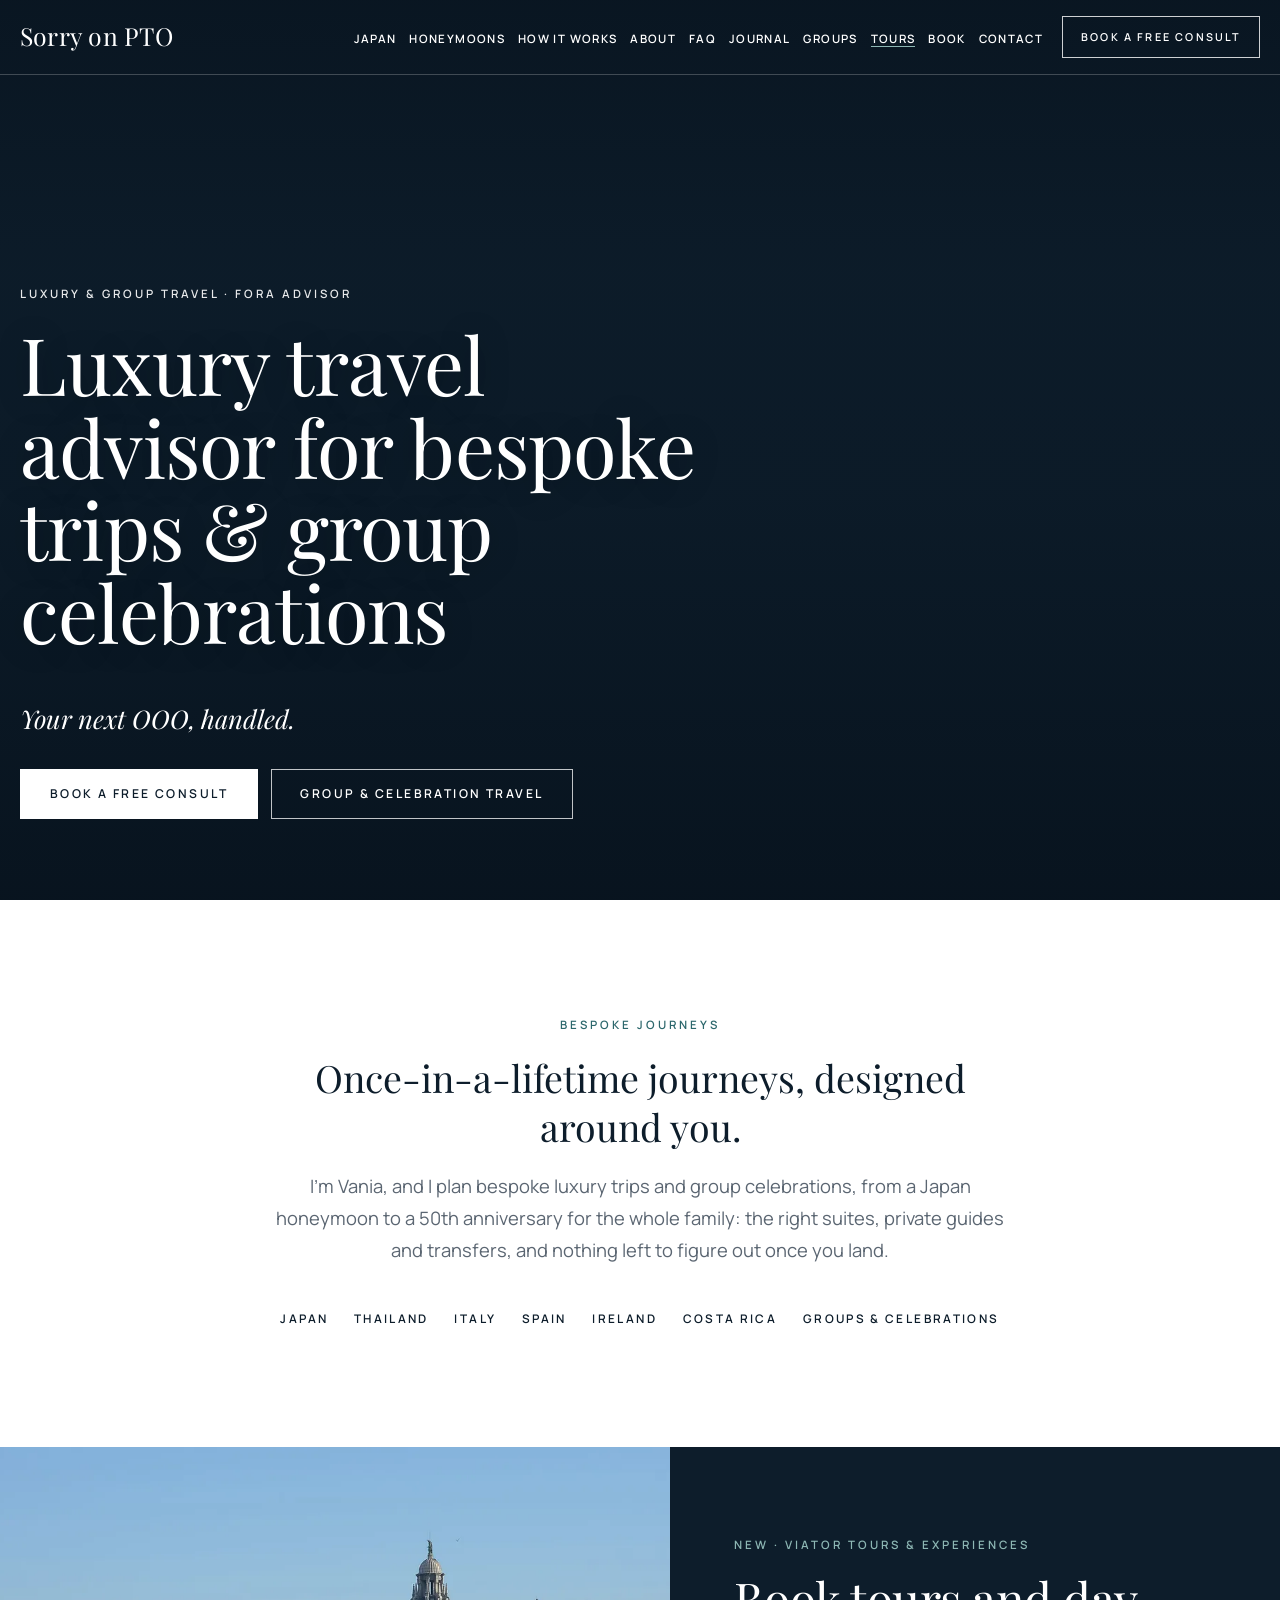
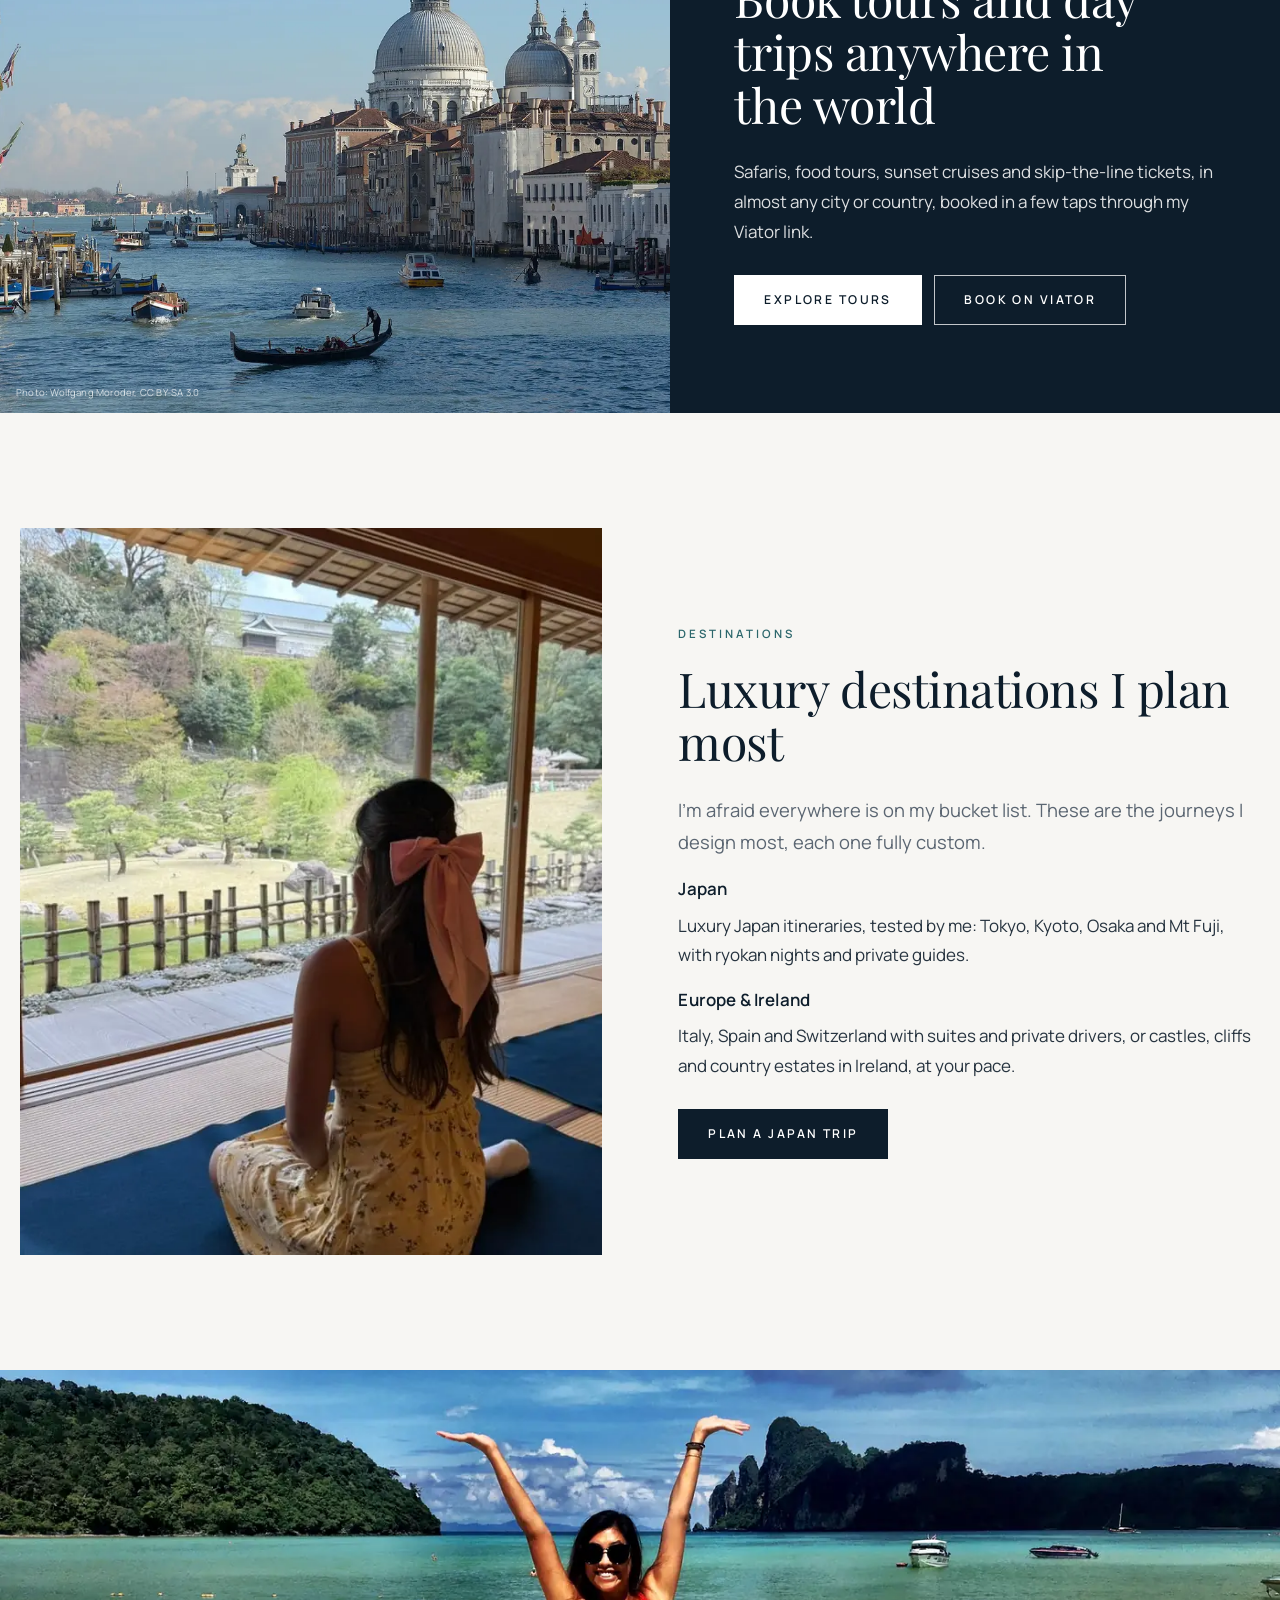
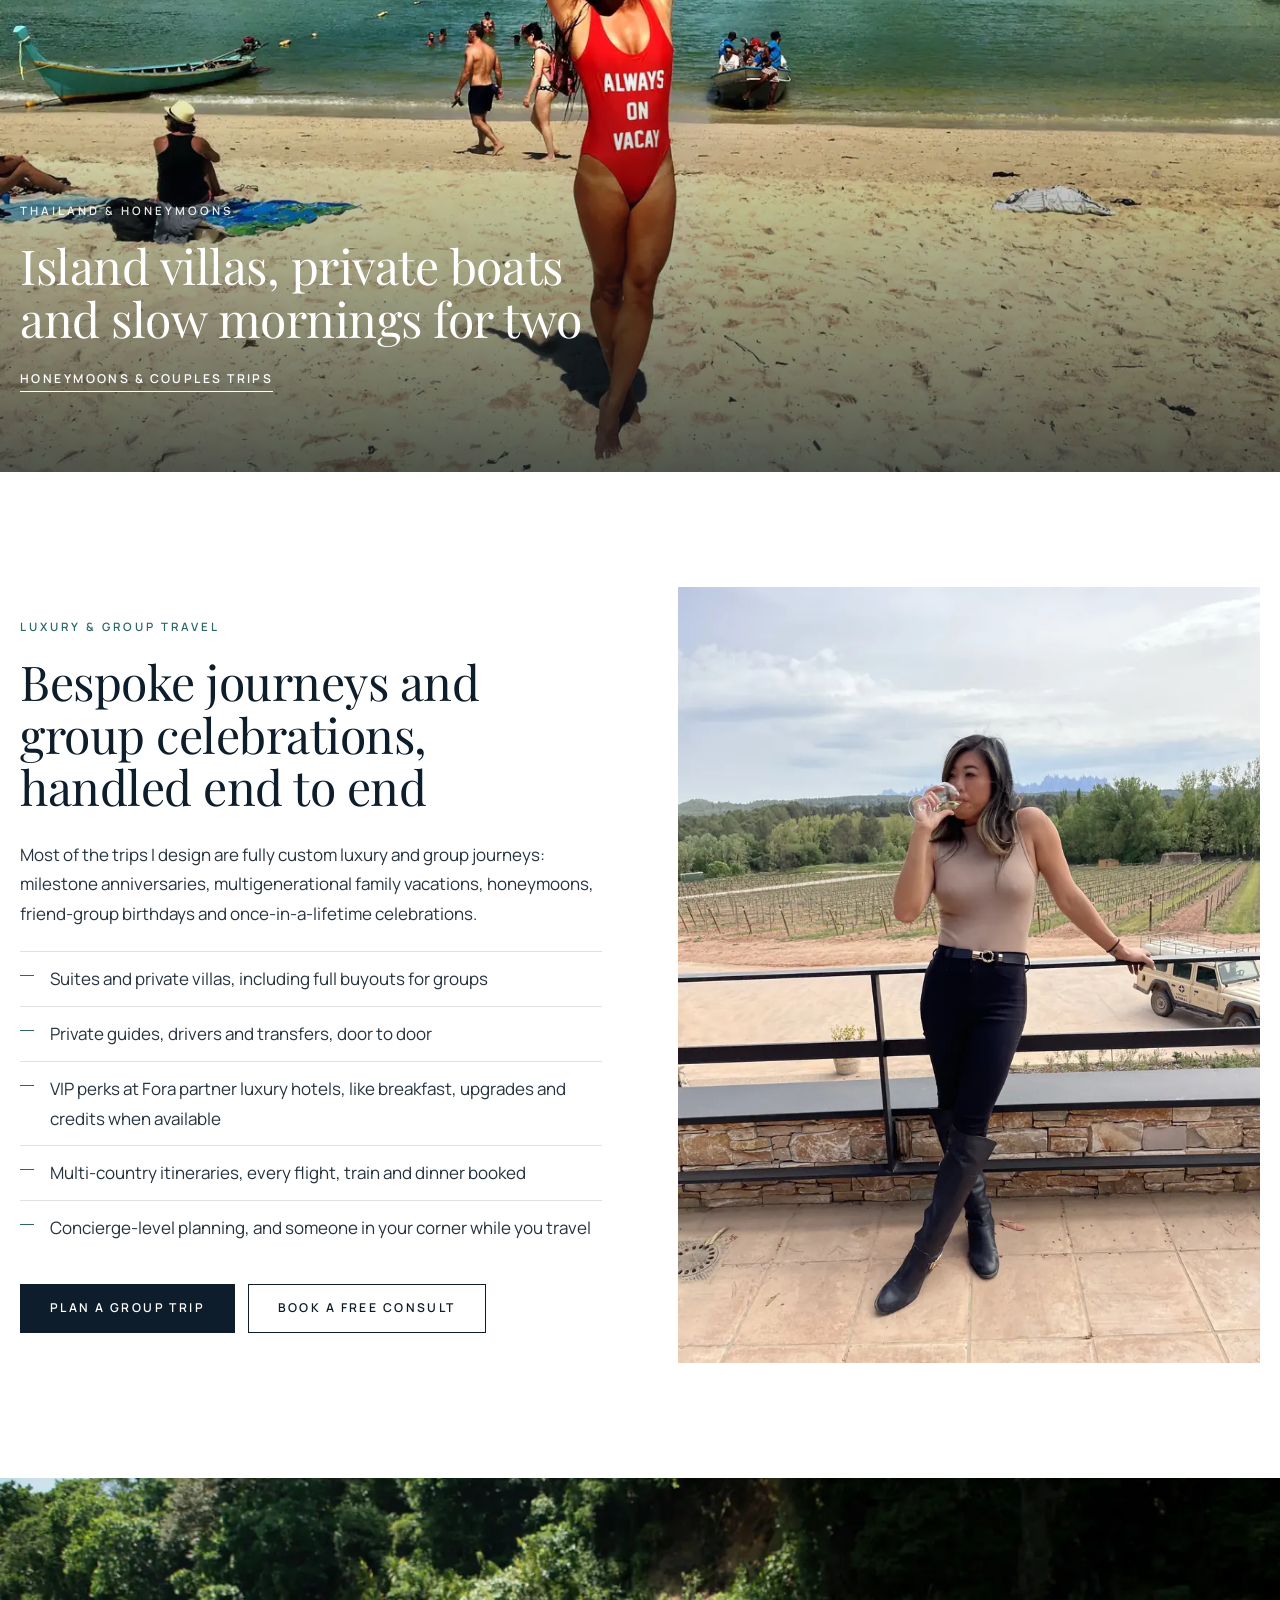
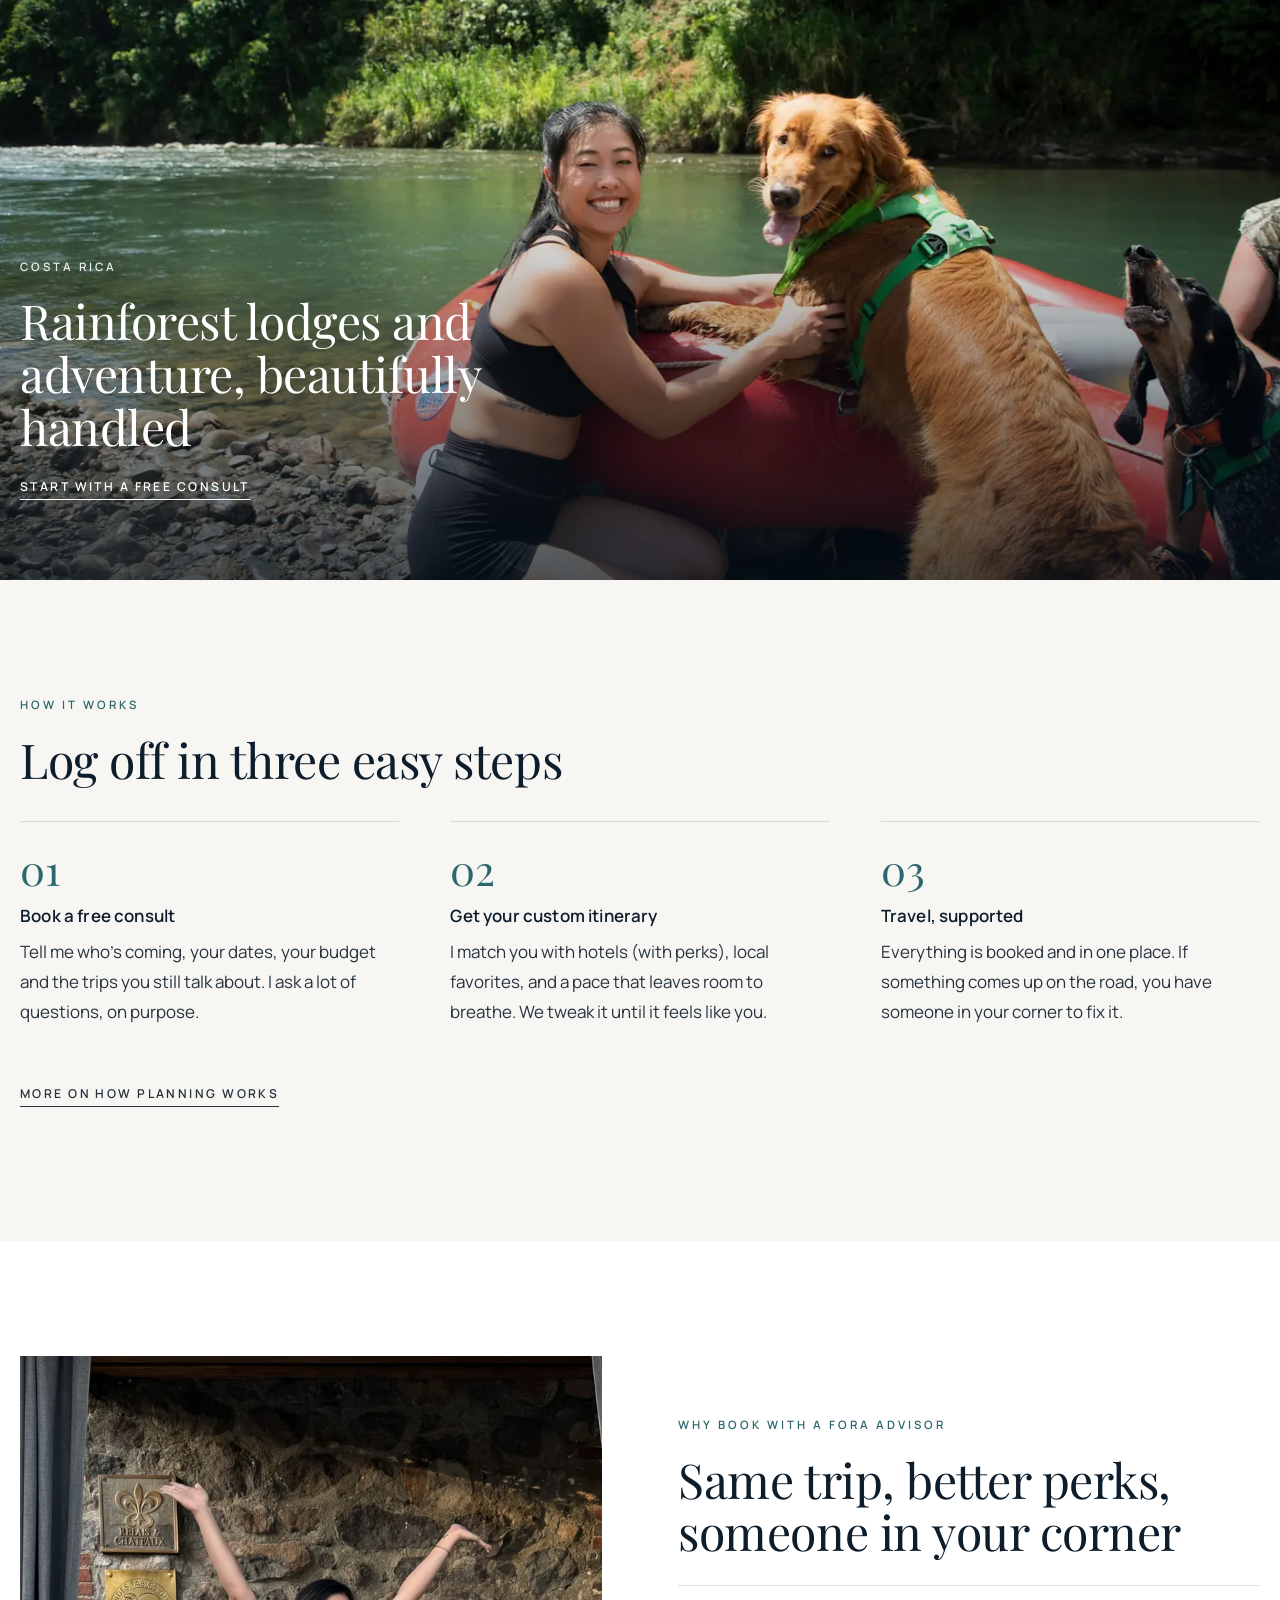
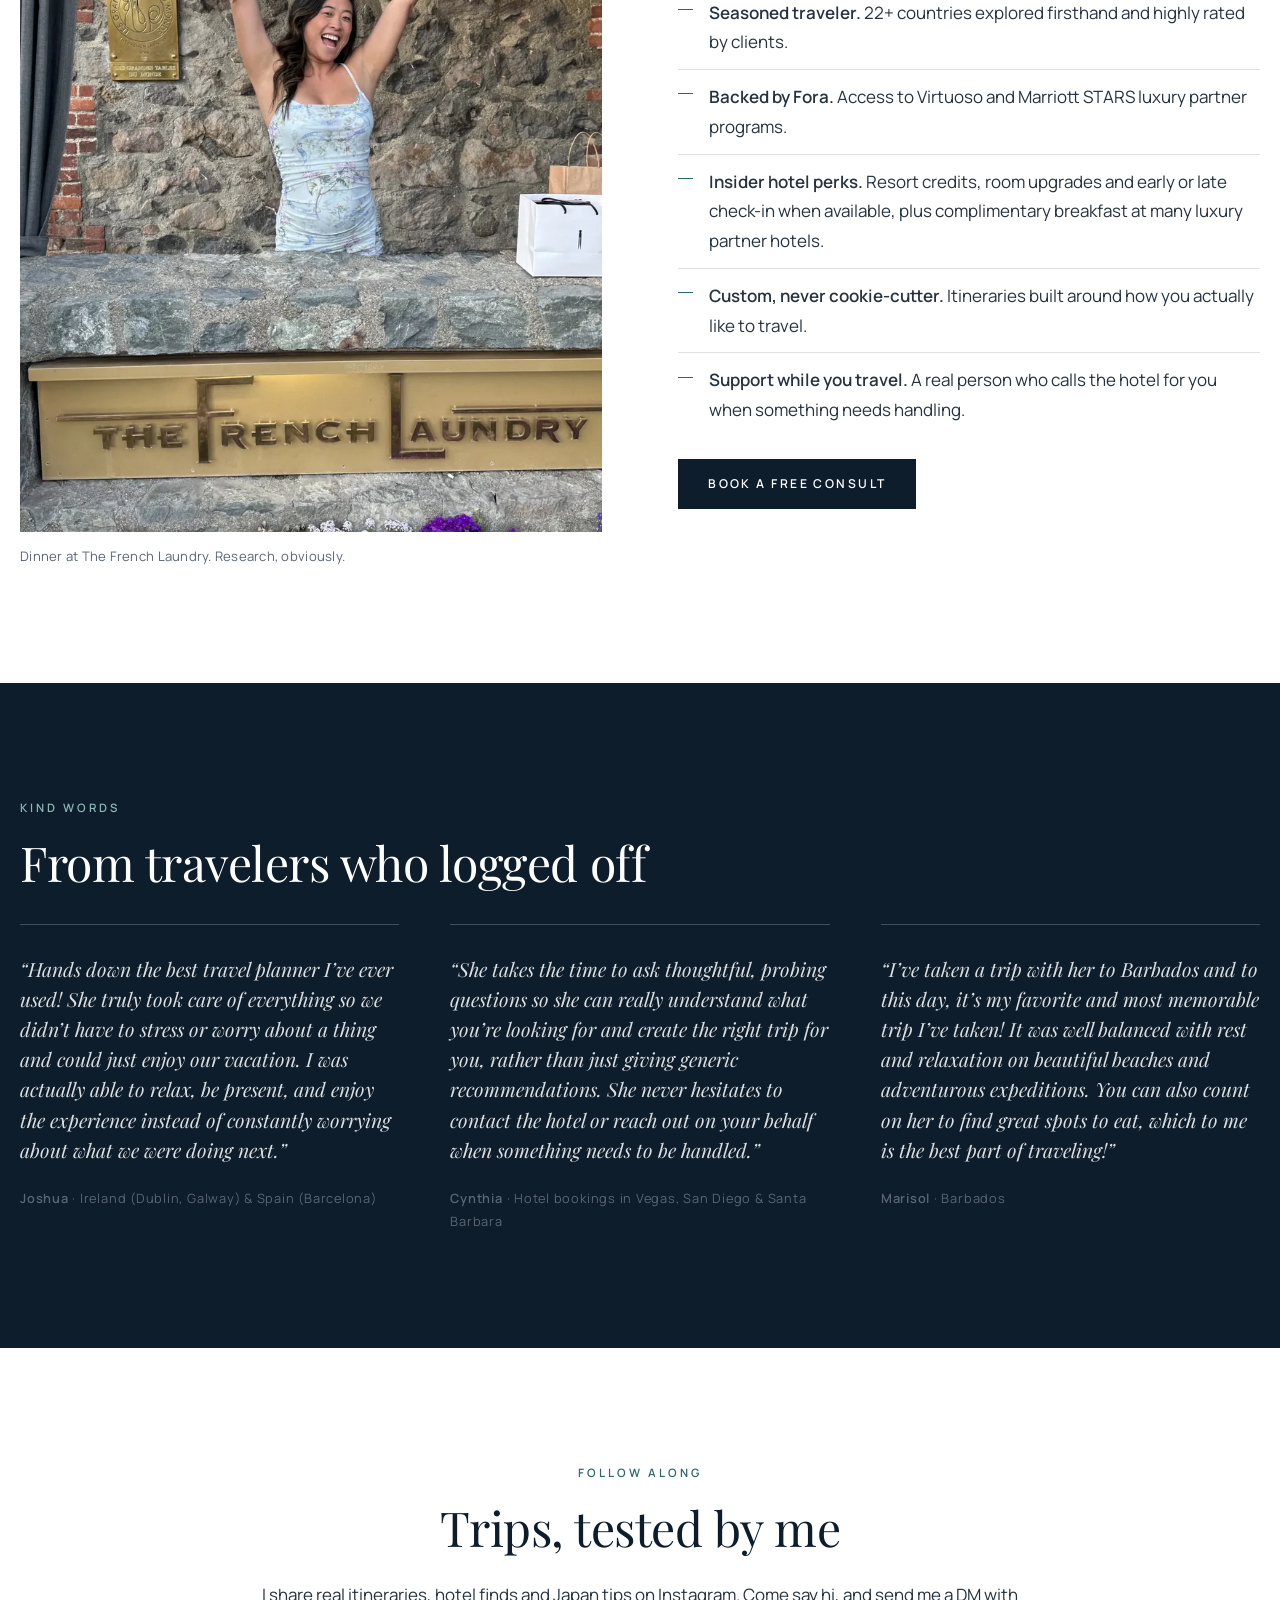
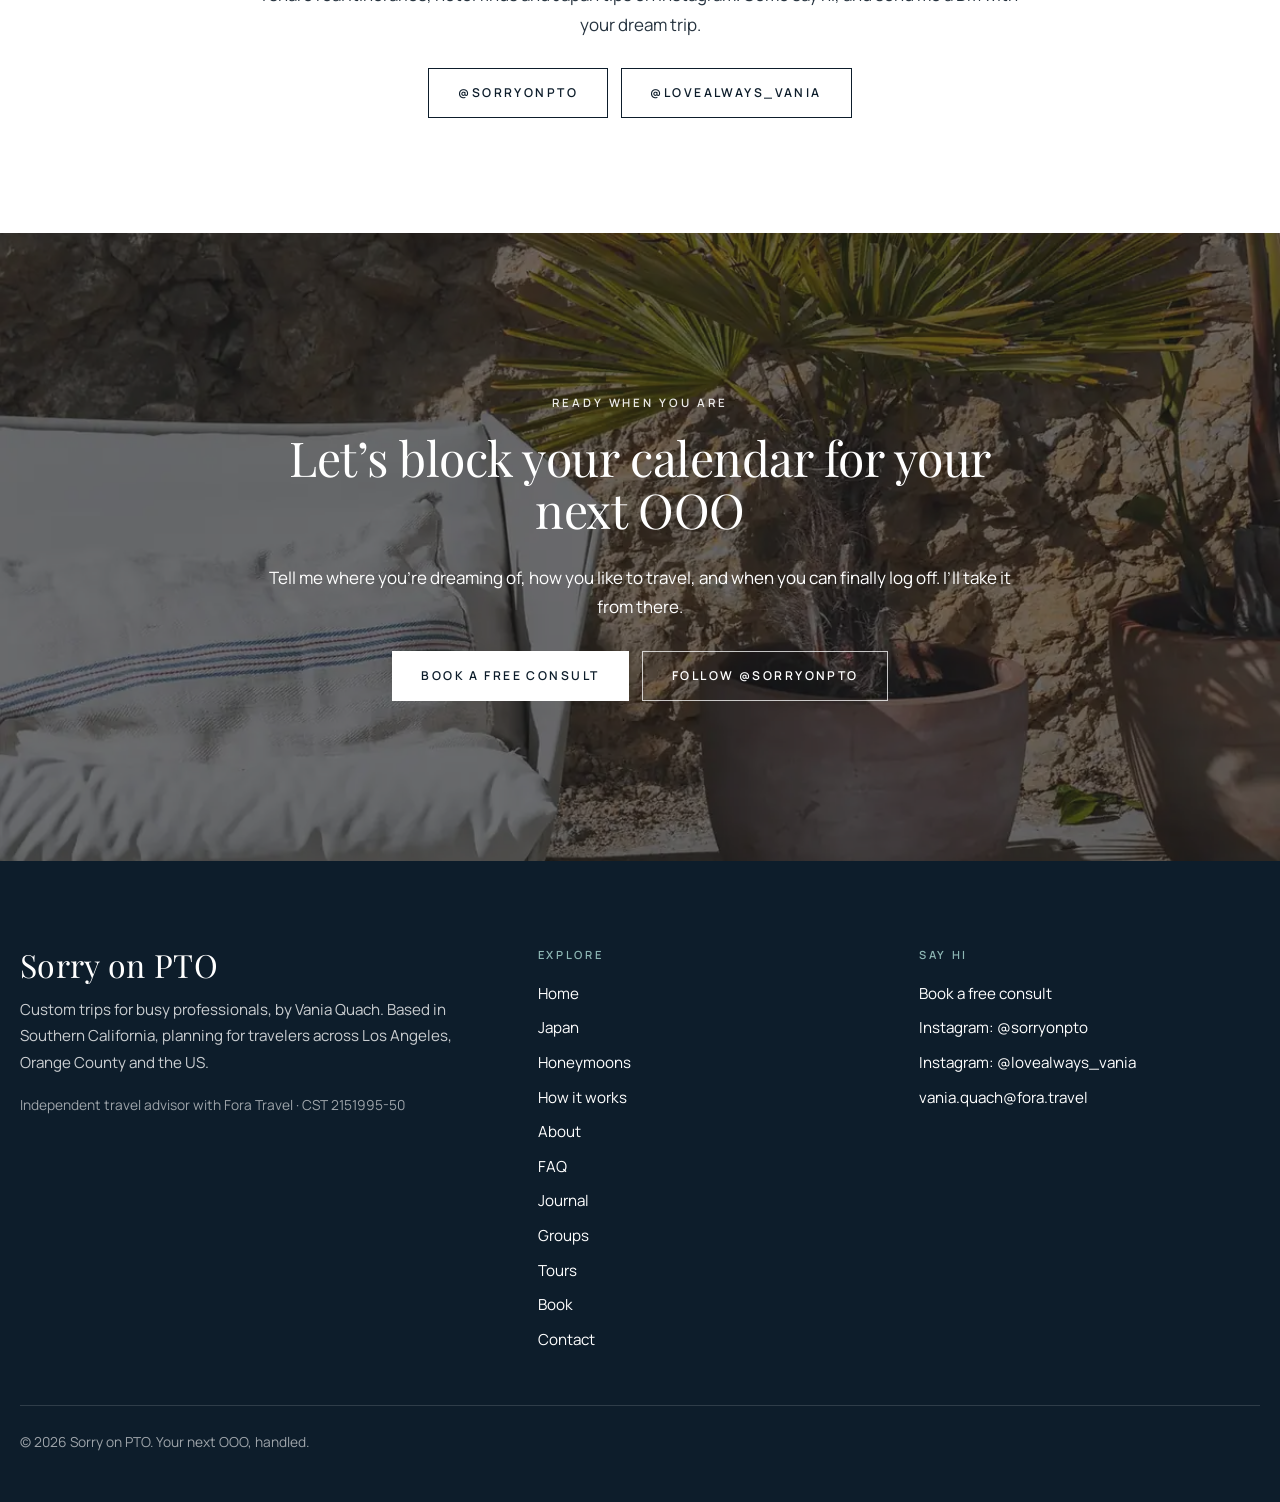
<file: index.html>
<!doctype html>
<html lang="en">
<head>
<meta charset="utf-8">
<meta name="viewport" content="width=device-width, initial-scale=1">
<title>Luxury Travel Advisor | Custom Group & Milestone Trips | Sorry on PTO</title>
<meta name="description" content="Luxury travel advisor for Los Angeles & Orange County. Bespoke Japan, honeymoon, group and milestone trips with VIP hotel perks. Free consult.">
<link rel="canonical" href="https://sorryonpto.com/">
<meta name="theme-color" content="#0D1D2B">
<meta property="og:type" content="website">
<meta property="og:site_name" content="Sorry on PTO">
<meta property="og:title" content="Luxury Travel Advisor | Custom Group & Milestone Trips | Sorry on PTO">
<meta property="og:description" content="Luxury travel advisor for Los Angeles & Orange County. Bespoke Japan, honeymoon, group and milestone trips with VIP hotel perks. Free consult.">
<meta property="og:url" content="https://sorryonpto.com/">
<meta property="og:image" content="https://sorryonpto.com/og.jpg">
<meta property="og:image:width" content="1200">
<meta property="og:image:height" content="630">
<meta name="twitter:card" content="summary_large_image">
<meta name="twitter:title" content="Luxury Travel Advisor | Custom Group & Milestone Trips | Sorry on PTO">
<meta name="twitter:description" content="Luxury travel advisor for Los Angeles & Orange County. Bespoke Japan, honeymoon, group and milestone trips with VIP hotel perks. Free consult.">
<meta name="twitter:image" content="https://sorryonpto.com/og.jpg">
<link rel="icon" href="favicon.svg" type="image/svg+xml">
<link rel="preload" href="fonts/PlayfairDisplay-normal.woff2" as="font" type="font/woff2" crossorigin>
<link rel="stylesheet" href="styles.css">
<script type="application/ld+json">{"@context": "https://schema.org", "@type": "TravelAgency", "@id": "https://sorryonpto.com/#business", "name": "Sorry on PTO", "url": "https://sorryonpto.com/", "image": "https://sorryonpto.com/og.jpg", "description": "Custom Japan and luxury travel itineraries for busy professionals, planned by Fora Travel advisor Vania Quach.", "email": "vania.quach@fora.travel", "address": {"@type": "PostalAddress", "addressRegion": "CA", "addressCountry": "US"}, "areaServed": [{"@type": "AdministrativeArea", "name": "Southern California"}, {"@type": "City", "name": "Los Angeles"}, {"@type": "AdministrativeArea", "name": "Orange County"}, {"@type": "Country", "name": "United States"}, {"@type": "Place", "name": "Worldwide"}], "knowsAbout": ["Luxury travel", "Japan travel", "Custom itineraries", "Honeymoons", "Luxury hotels", "Group travel", "Milestone celebration trips", "Multigenerational family travel"], "founder": {"@id": "https://sorryonpto.com/about/#vania"}, "parentOrganization": {"@type": "Organization", "name": "Fora Travel", "url": "https://www.foratravel.com/"}, "sameAs": ["https://www.instagram.com/sorryonpto/", "https://www.instagram.com/lovealways_vania/"], "potentialAction": {"@type": "ReserveAction", "target": "https://trips.foratravel.com/vania-quach/book", "name": "Book a free trip consultation"}}</script>
<script type="application/ld+json">{"@context": "https://schema.org", "@type": "Person", "@id": "https://sorryonpto.com/about/#vania", "name": "Vania Quach", "jobTitle": "Travel Advisor", "worksFor": {"@type": "Organization", "name": "Fora Travel", "url": "https://www.foratravel.com/"}, "url": "https://sorryonpto.com/about/", "image": "https://sorryonpto.com/img/vania-milan-duomo-800.webp", "homeLocation": {"@type": "Place", "name": "Southern California"}, "knowsAbout": ["Japan travel", "Luxury travel", "Honeymoon planning"], "sameAs": ["https://www.instagram.com/lovealways_vania/", "https://www.instagram.com/sorryonpto/"]}</script>
</head>
<body class="home">
<a class="skip" href="#main">Skip to content</a>
<header class="site-header">
  <div class="wrap header-in">
    <a class="brand" href="./">Sorry on PTO</a>
    <nav aria-label="Main" class="nav-desktop"><ul><li><a href="japan-travel-advisor/">Japan</a></li><li><a href="honeymoons-couples-trips/">Honeymoons</a></li><li><a href="how-it-works/">How it works</a></li><li><a href="about/">About</a></li><li><a href="faq/">FAQ</a></li><li><a href="blog/">Journal</a></li><li><a href="groups/">Groups</a></li><li><a class="nav-tours" href="tours/">Tours</a></li><li><a href="book/">Book</a></li><li><a href="contact/">Contact</a></li></ul></nav>
    <a class="btn btn-small header-cta" href="book/">Book a free consult</a>
    <details class="nav-mobile">
      <summary aria-label="Menu"><span></span><span></span><span></span></summary>
      <nav aria-label="Mobile"><ul><li><a href="japan-travel-advisor/">Japan</a></li><li><a href="honeymoons-couples-trips/">Honeymoons</a></li><li><a href="how-it-works/">How it works</a></li><li><a href="about/">About</a></li><li><a href="faq/">FAQ</a></li><li><a href="blog/">Journal</a></li><li><a href="groups/">Groups</a></li><li><a class="nav-tours" href="tours/">Tours</a></li><li><a href="book/">Book</a></li><li><a href="contact/">Contact</a></li><li><a class="btn" href="book/">Book a free consult</a></li></ul></nav>
    </details>
  </div>
</header>
<main id="main">

<section class="hero" aria-label="Featured destinations">
 <div class="hero-slides"><figure class="slide"><img src="img/hero-positano-amalfi-coast-1000.webp" srcset="img/hero-positano-amalfi-coast-1000.webp 1000w, img/hero-positano-amalfi-coast-1800.webp 1800w" sizes="100vw" width="1800" height="1202" alt="Positano on the Amalfi Coast at blue hour, lit-up houses above the sea" style="object-position:center 55%" fetchpriority="high"><figcaption>Positano, Italy</figcaption></figure><figure class="slide"><picture><source media="(max-width: 700px)" srcset="img/hero-cliffs-of-moher-ireland-tall-900.webp"><img src="img/hero-cliffs-of-moher-ireland-1800.webp" srcset="img/hero-cliffs-of-moher-ireland-1800.webp 1800w" sizes="100vw" width="1800" height="1012" alt="Vania at the Cliffs of Moher in Ireland" style="object-position:center 60%" loading="lazy" decoding="async"></picture><figcaption>Cliffs of Moher, Ireland</figcaption></figure><figure class="slide"><img src="img/hero-dolomites-italy-1000.webp" srcset="img/hero-dolomites-italy-1000.webp 1000w, img/hero-dolomites-italy-1800.webp 1800w" sizes="100vw" width="1800" height="1202" alt="Jagged peaks and green meadows in the Dolomites, Italy" style="object-position:center" loading="lazy" decoding="async"><figcaption>The Dolomites, Italy</figcaption></figure><figure class="slide"><img src="img/hero-varenna-lake-como-1000.webp" srcset="img/hero-varenna-lake-como-1000.webp 1000w, img/hero-varenna-lake-como-1800.webp 1800w" sizes="100vw" width="1800" height="1350" alt="Colorful houses of Varenna on Lake Como with a sailboat" style="object-position:center" loading="lazy" decoding="async"><figcaption>Varenna, Lake Como</figcaption></figure></div>
 <div class="wrap hero-copy on-photo">
  <p class="eyebrow">Luxury &amp; group travel · Fora advisor</p>
  <h1>Luxury travel advisor for bespoke trips &amp; group celebrations</h1>
  <p class="tag">Your next OOO, handled.</p>
  <div class="btn-row"><a class="btn" href="book/">Book a free consult</a><a class="btn btn-ghost" href="groups/">Group &amp; celebration travel</a></div>
 </div>
</section>

<section class="intro center">
 <div class="narrow">
  <p class="eyebrow">Bespoke journeys</p>
  <p class="statement">Once-in-a-lifetime journeys, designed around you.</p>
  <p class="lede">I’m Vania, and I plan bespoke luxury trips and group celebrations, from a Japan honeymoon to a 50th anniversary for the whole family: the right suites, private guides and transfers, and nothing left to figure out once you land.</p>
  <ul class="dest-list" aria-label="Destinations"><li><a href="japan-travel-advisor/">Japan</a></li><li><a href="honeymoons-couples-trips/">Thailand</a></li><li><a href="honeymoons-couples-trips/">Italy</a></li><li><a href="contact/">Spain</a></li><li><a href="contact/">Ireland</a></li><li><a href="contact/">Costa Rica</a></li><li><a href="groups/">Groups &amp; celebrations</a></li></ul>
 </div>
</section>

<section class="tours-banner" aria-label="Tours and experiences worldwide">
 <div class="tours-banner-in">
  <figure><img src="img/tours-venice-gondola-700.webp" srcset="img/tours-venice-gondola-700.webp 700w, img/tours-venice-gondola-1200.webp 1200w" sizes="(max-width: 860px) 100vw, 55vw" width="1200" height="807" alt="Gondolas on the Grand Canal in Venice, with Santa Maria della Salute behind" loading="lazy" decoding="async"><figcaption>Photo: Wolfgang Moroder, CC BY-SA 3.0</figcaption></figure>
  <div class="tb-copy">
   <p class="eyebrow">New · Viator tours &amp; experiences</p>
   <h2>Book tours and day trips anywhere in the world</h2>
   <p>Safaris, food tours, sunset cruises and skip-the-line tickets, in almost any city or country, booked in a few taps through my Viator link.</p>
   <p class="promo-pill" data-expires="2026-12-01"><span>FORA4</span> 10% off Viator tours</p>
   <p class="tb-promo-note" data-expires="2026-12-01">Use code FORA4 at checkout on Viator, through Nov 30, 2026.</p>
   <div class="btn-row"><a class="btn" href="tours/">Explore tours</a><a class="btn btn-ghost" href="https://www.viator.com/?pid=P00058688&amp;uid=U00868370&amp;mcid=58086&amp;currency=USD" target="_blank" rel="noopener sponsored">Book on Viator</a></div>
  </div>
 </div>
</section>

<section class="bg-sand">
 <div class="wrap split">
  <a class="photo-card" href="japan-travel-advisor/"><img src="img/japan-tea-pavilion-800.webp" srcset="img/japan-tea-pavilion-800.webp 664w" sizes="(max-width: 860px) 100vw, 50vw" width="664" height="1182" alt="Vania in a tatami tea house overlooking a Japanese garden" loading="lazy" decoding="async"></a>
  <div>
   <p class="eyebrow">Destinations</p>
   <h2>Luxury destinations I plan most</h2>
   <p class="lede">I’m afraid everywhere is on my bucket list. These are the journeys I design most, each one fully custom.</p>
   <h3>Japan</h3><p>Luxury Japan itineraries, tested by me: Tokyo, Kyoto, Osaka and Mt Fuji, with ryokan nights and private guides.</p>
   <h3>Europe &amp; Ireland</h3><p>Italy, Spain and Switzerland with suites and private drivers, or castles, cliffs and country estates in Ireland, at your pace.</p>
   <div class="btn-row"><a class="btn" href="japan-travel-advisor/">Plan a Japan trip</a></div>
  </div>
 </div>
</section>

<section class="band" aria-label="Thailand and honeymoons">
 <img src="img/vania-thailand-beach-longtail-boats-800.webp" srcset="img/vania-thailand-beach-longtail-boats-800.webp 800w, img/vania-thailand-beach-longtail-boats-1600.webp 1600w" sizes="100vw" width="1600" height="1200" alt="Vania on a beach with longtail boats and limestone cliffs in Thailand" loading="lazy" decoding="async">
 <div class="wrap band-cap"><p class="eyebrow">Thailand &amp; honeymoons</p><h2>Island villas, private boats and slow mornings for two</h2><a class="link-arrow" href="honeymoons-couples-trips/">Honeymoons &amp; couples trips</a></div>
</section>

<section>
 <div class="wrap split rev">
  <figure><img src="img/vania-vineyard-terrace-800.webp" srcset="img/vania-vineyard-terrace-800.webp 800w, img/vania-vineyard-terrace-1600.webp 1200w" sizes="(max-width: 860px) 100vw, 50vw" width="800" height="1067" alt="Vania on a vineyard terrace overlooking the vines" loading="lazy" decoding="async"></figure>
  <div><p class="eyebrow">Luxury &amp; group travel</p><h2>Bespoke journeys and group celebrations, handled end to end</h2><p>Most of the trips I design are fully custom luxury and group journeys: milestone anniversaries, multigenerational family vacations, honeymoons, friend-group birthdays and once-in-a-lifetime celebrations.</p><ul class="ticks"><li>Suites and private villas, including full buyouts for groups</li><li>Private guides, drivers and transfers, door to door</li><li>VIP perks at Fora partner luxury hotels, like breakfast, upgrades and credits when available</li><li>Multi-country itineraries, every flight, train and dinner booked</li><li>Concierge-level planning, and someone in your corner while you travel</li></ul><div class="btn-row"><a class="btn" href="groups/">Plan a group trip</a><a class="btn btn-ghost" href="book/">Book a free consult</a></div></div>
 </div>
</section>

<section class="band" aria-label="Costa Rica">
 <img src="img/vania-costa-rica-river-rafting-800.webp" srcset="img/vania-costa-rica-river-rafting-800.webp 800w, img/vania-costa-rica-river-rafting-1600.webp 1600w" sizes="100vw" width="1600" height="1069" alt="Vania river rafting in Costa Rica with a golden retriever on board" loading="lazy" decoding="async">
 <div class="wrap band-cap"><p class="eyebrow">Costa Rica</p><h2>Rainforest lodges and adventure, beautifully handled</h2><a class="link-arrow" href="book/">Start with a free consult</a></div>
</section>

<section class="bg-sand">
 <div class="wrap">
  <p class="eyebrow">How it works</p>
  <h2>Log off in three easy steps</h2>
  <div class="grid grid-3" style="margin-top:2.2rem">
   <div class="card"><span class="step-n">01</span><h3>Book a free consult</h3><p>Tell me who’s coming, your dates, your budget and the trips you still talk about. I ask a lot of questions, on purpose.</p></div>
   <div class="card"><span class="step-n">02</span><h3>Get your custom itinerary</h3><p>I match you with hotels (with perks), local favorites, and a pace that leaves room to breathe. We tweak it until it feels like you.</p></div>
   <div class="card"><span class="step-n">03</span><h3>Travel, supported</h3><p>Everything is booked and in one place. If something comes up on the road, you have someone in your corner to fix it.</p></div>
  </div>
  <p style="margin-top:2rem"><a class="link-arrow" href="how-it-works/">More on how planning works</a></p>
 </div>
</section>

<section>
 <div class="wrap split">
  <figure><img src="img/vania-french-laundry-napa-800.webp" srcset="img/vania-french-laundry-napa-800.webp 800w, img/vania-french-laundry-napa-1600.webp 1200w" sizes="(max-width: 860px) 100vw, 50vw" width="800" height="1067" alt="Vania outside The French Laundry restaurant in Napa Valley" loading="lazy" decoding="async"><figcaption>Dinner at The French Laundry. Research, obviously.</figcaption></figure>
  <div>
   <p class="eyebrow">Why book with a Fora advisor</p>
   <h2>Same trip, better perks, someone in your corner</h2>
   <ul class="ticks">
    <li><strong>Seasoned traveler.</strong> 22+ countries explored firsthand and highly rated by clients.</li>
    <li><strong>Backed by Fora.</strong> Access to Virtuoso and Marriott STARS luxury partner programs.</li>
    <li><strong>Insider hotel perks.</strong> Resort credits, room upgrades and early or late check-in when available, plus complimentary breakfast at many luxury partner hotels.</li>
    <li><strong>Custom, never cookie-cutter.</strong> Itineraries built around how you actually like to travel.</li>
    <li><strong>Support while you travel.</strong> A real person who calls the hotel for you when something needs handling.</li>
   </ul>
   <a class="btn" href="book/">Book a free consult</a>
  </div>
 </div>
</section>

<section class="bg-navy">
 <div class="wrap">
  <p class="eyebrow">Kind words</p>
  <h2>From travelers who logged off</h2>
  <div class="grid grid-3" style="margin-top:2.2rem"><figure class="quote"><blockquote><p>“Hands down the best travel planner I’ve ever used! She truly took care of everything so we didn’t have to stress or worry about a thing and could just enjoy our vacation. I was actually able to relax, be present, and enjoy the experience instead of constantly worrying about what we were doing next.”</p></blockquote><figcaption><cite><strong>Joshua</strong> · Ireland (Dublin, Galway) &amp; Spain (Barcelona)</cite></figcaption></figure><figure class="quote"><blockquote><p>“She takes the time to ask thoughtful, probing questions so she can really understand what you’re looking for and create the right trip for you, rather than just giving generic recommendations. She never hesitates to contact the hotel or reach out on your behalf when something needs to be handled.”</p></blockquote><figcaption><cite><strong>Cynthia</strong> · Hotel bookings in Vegas, San Diego &amp; Santa Barbara</cite></figcaption></figure><figure class="quote"><blockquote><p>“I’ve taken a trip with her to Barbados and to this day, it’s my favorite and most memorable trip I’ve taken! It was well balanced with rest and relaxation on beautiful beaches and adventurous expeditions. You can also count on her to find great spots to eat, which to me is the best part of traveling!”</p></blockquote><figcaption><cite><strong>Marisol</strong> · Barbados</cite></figcaption></figure></div>
 </div>
</section>

<section class="center">
 <div class="narrow">
  <p class="eyebrow">Follow along</p>
  <h2>Trips, tested by me</h2>
  <p>I share real itineraries, hotel finds and Japan tips on Instagram. Come say hi, and send me a DM with your dream trip.</p>
  <div class="btn-row"><a class="btn btn-ghost" href="https://www.instagram.com/sorryonpto/">@sorryonpto</a><a class="btn btn-ghost" href="https://www.instagram.com/lovealways_vania/">@lovealways_vania</a></div>
 </div>
</section>

<section class="cta-photo center on-photo">
 <img src="img/poolside-lounge-800.webp" srcset="img/poolside-lounge-800.webp 800w, img/poolside-lounge-1200.webp 1200w" sizes="100vw" width="1400" height="2100" alt="A quiet poolside lounge chair at a luxury resort" style="object-position:center 60%" loading="lazy" decoding="async">
 <div class="narrow"><p class="eyebrow">Ready when you are</p><h2>Let’s block your calendar for your next OOO</h2><p>Tell me where you’re dreaming of, how you like to travel, and when you can finally log off. I’ll take it from there.</p><div class="btn-row"><a class="btn" href="book/">Book a free consult</a><a class="btn btn-ghost" href="https://www.instagram.com/sorryonpto/">Follow @sorryonpto</a></div></div>
</section>
</main>
<footer class="site-footer">
  <div class="wrap footer-grid">
    <div>
      <p class="brand brand-foot">Sorry on PTO</p>
      <p>Custom trips for busy professionals, by Vania Quach. Based in Southern California, planning for travelers across Los Angeles, Orange County and the US.</p>
      <p class="small">Independent travel advisor with Fora Travel · CST 2151995-50</p>
    </div>
    <div>
      <h2 class="foot-h">Explore</h2>
      <ul class="foot-links"><li><a href="./" aria-current="page">Home</a></li><li><a href="japan-travel-advisor/">Japan</a></li><li><a href="honeymoons-couples-trips/">Honeymoons</a></li><li><a href="how-it-works/">How it works</a></li><li><a href="about/">About</a></li><li><a href="faq/">FAQ</a></li><li><a href="blog/">Journal</a></li><li><a href="groups/">Groups</a></li><li><a class="nav-tours" href="tours/">Tours</a></li><li><a href="book/">Book</a></li><li><a href="contact/">Contact</a></li></ul>
    </div>
    <div>
      <h2 class="foot-h">Say hi</h2>
      <ul class="foot-links">
        <li><a href="book/">Book a free consult</a></li>
        <li><a href="https://www.instagram.com/sorryonpto/">Instagram: @sorryonpto</a></li>
        <li><a href="https://www.instagram.com/lovealways_vania/">Instagram: @lovealways_vania</a></li>
        <li><a href="mailto:vania.quach@fora.travel">vania.quach@fora.travel</a></li>
      </ul>
    </div>
  </div>
  <p class="wrap small copy">© 2026 Sorry on PTO. Your next OOO, handled.</p>
</footer>
<script>(function(){var n=new Date();document.querySelectorAll('[data-expires]').forEach(function(e){if(n>=new Date(e.getAttribute('data-expires')+'T00:00:00-08:00'))e.classList.add('is-expired')});document.querySelectorAll('.copy-btn').forEach(function(b){b.addEventListener('click',function(){var t=b.getAttribute('data-copy');(navigator.clipboard?navigator.clipboard.writeText(t):Promise.reject()).then(function(){b.textContent='Copied';setTimeout(function(){b.textContent='Copy'},1800)}).catch(function(){})})})})();</script>
</body>
</html>
</file>
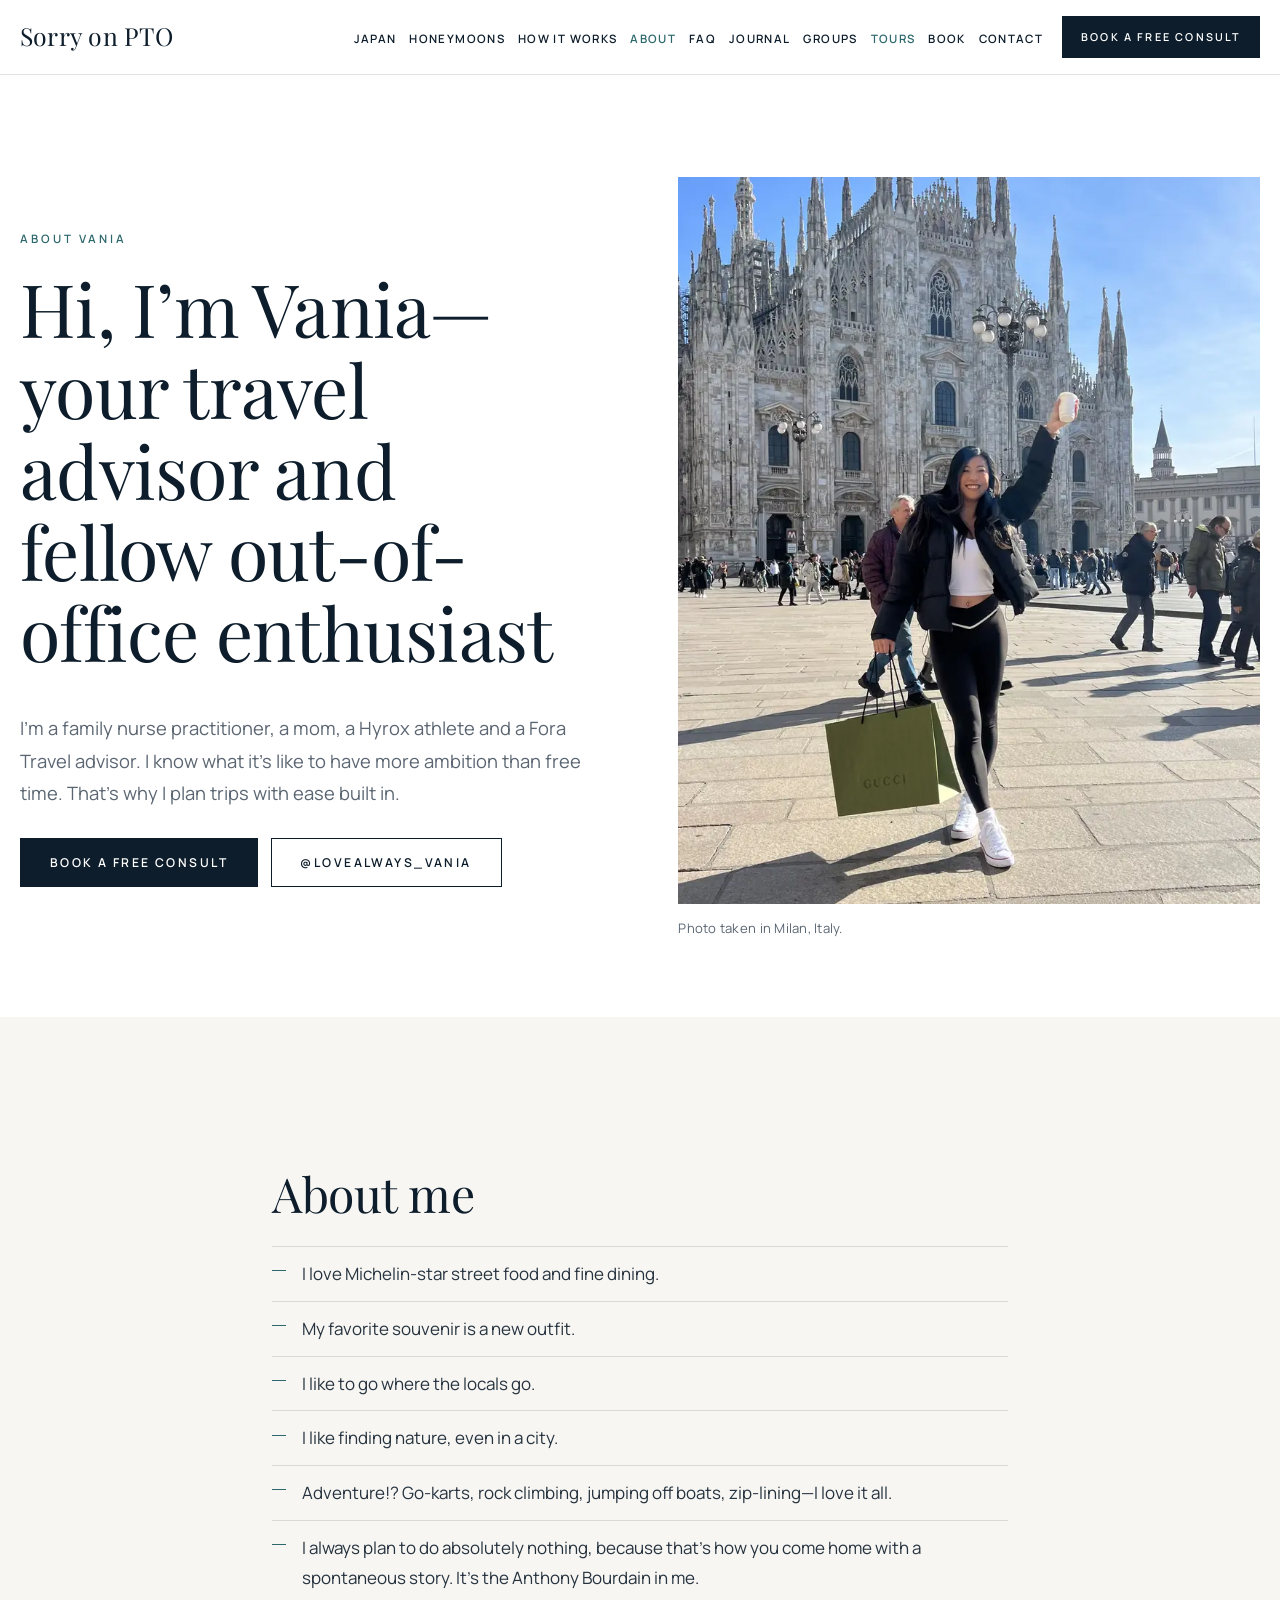
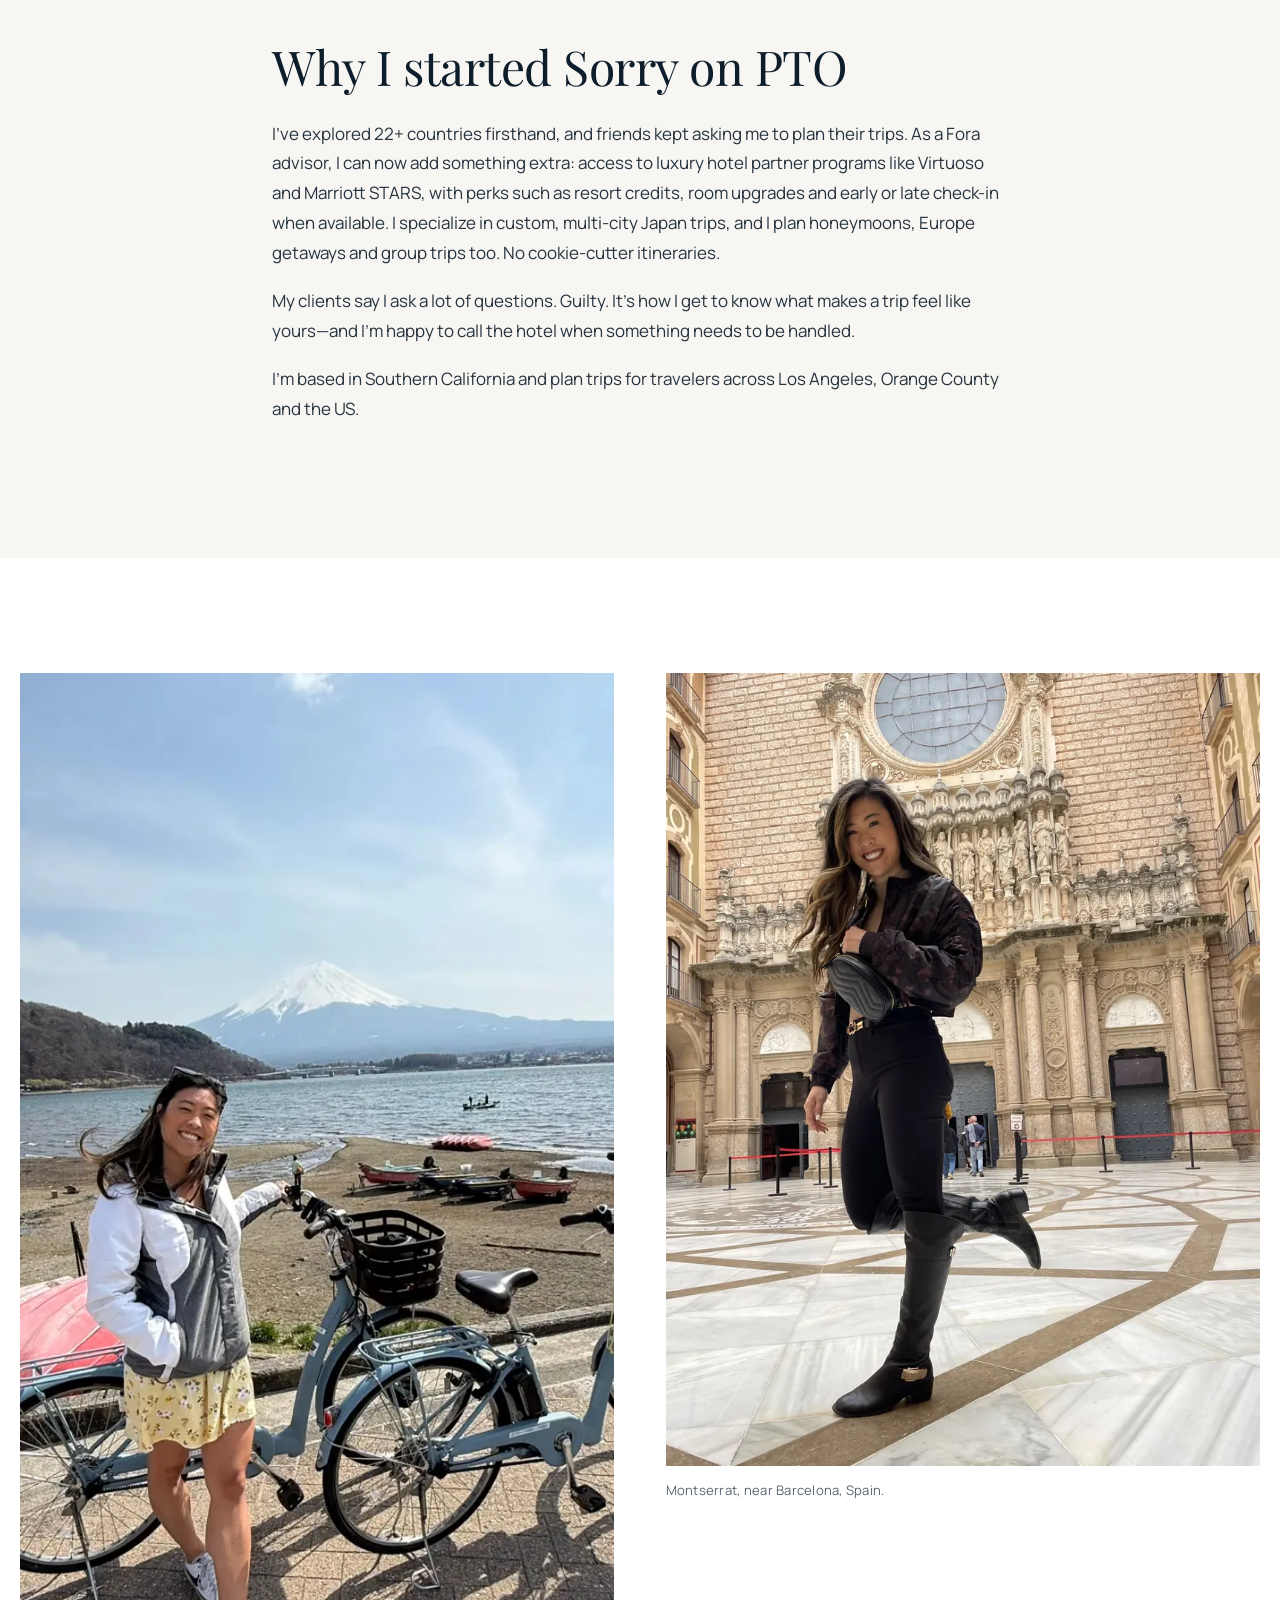
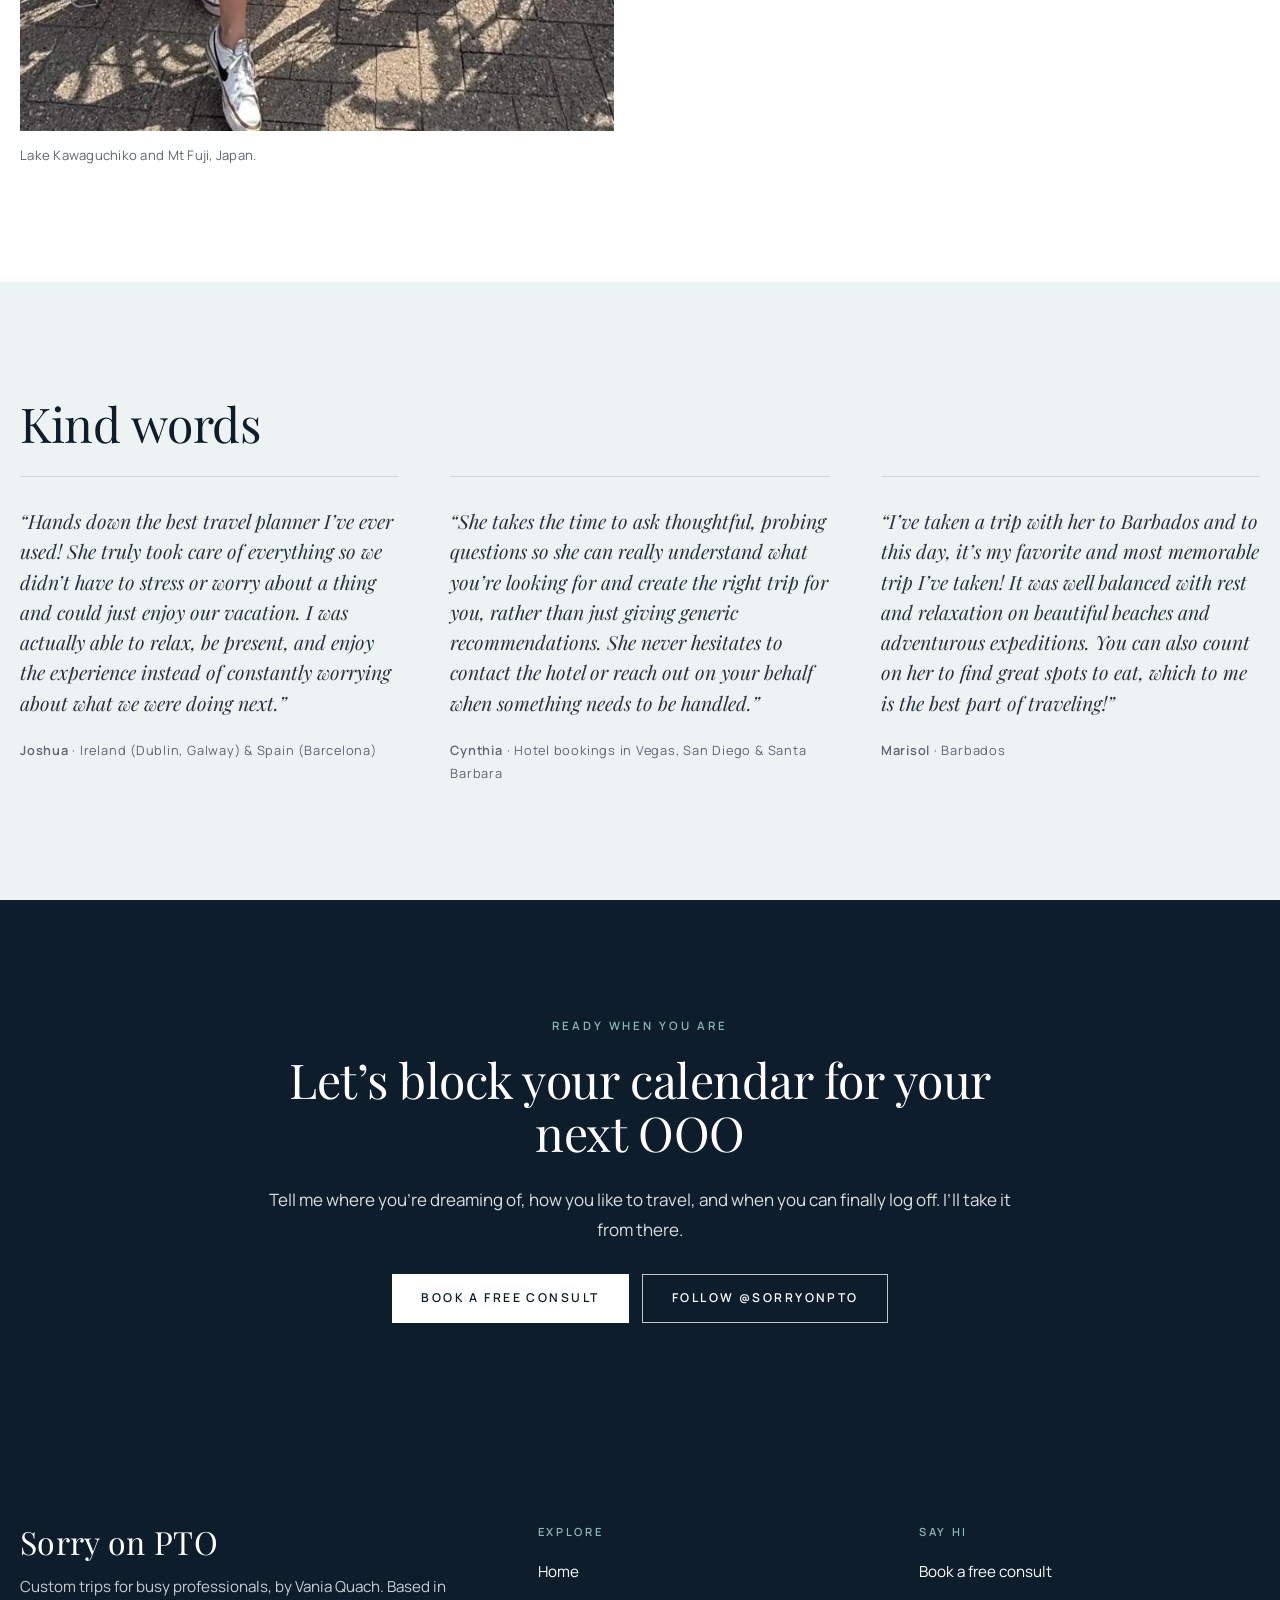
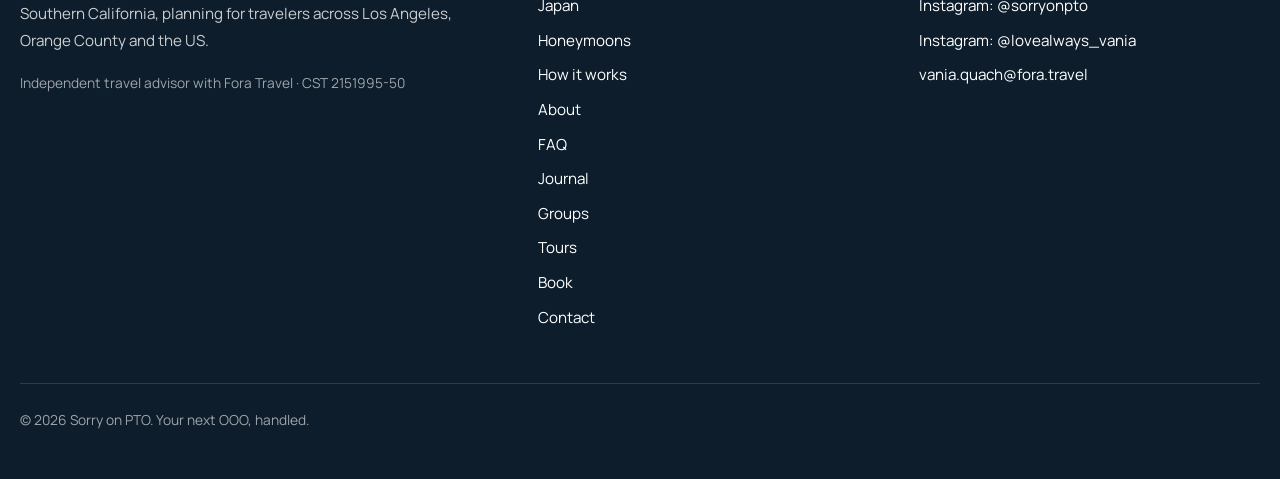
<file: about/index.html>
<!doctype html>
<html lang="en">
<head>
<meta charset="utf-8">
<meta name="viewport" content="width=device-width, initial-scale=1">
<title>About Vania Quach, Luxury Travel Advisor in Los Angeles & Orange County | Sorry on PTO</title>
<meta name="description" content="Meet Vania Quach: nurse practitioner, mom and Fora luxury travel advisor serving Los Angeles & Orange County, designing custom Japan, group and milestone trips in 22+ countries.">
<link rel="canonical" href="https://sorryonpto.com/about/">
<meta name="theme-color" content="#0D1D2B">
<meta property="og:type" content="website">
<meta property="og:site_name" content="Sorry on PTO">
<meta property="og:title" content="About Vania Quach, Luxury Travel Advisor in Los Angeles & Orange County | Sorry on PTO">
<meta property="og:description" content="Meet Vania Quach: nurse practitioner, mom and Fora luxury travel advisor serving Los Angeles & Orange County, designing custom Japan, group and milestone trips in 22+ countries.">
<meta property="og:url" content="https://sorryonpto.com/about/">
<meta property="og:image" content="https://sorryonpto.com/og.jpg">
<meta property="og:image:width" content="1200">
<meta property="og:image:height" content="630">
<meta name="twitter:card" content="summary_large_image">
<meta name="twitter:title" content="About Vania Quach, Luxury Travel Advisor in Los Angeles & Orange County | Sorry on PTO">
<meta name="twitter:description" content="Meet Vania Quach: nurse practitioner, mom and Fora luxury travel advisor serving Los Angeles & Orange County, designing custom Japan, group and milestone trips in 22+ countries.">
<meta name="twitter:image" content="https://sorryonpto.com/og.jpg">
<link rel="icon" href="../favicon.svg" type="image/svg+xml">
<link rel="preload" href="../fonts/PlayfairDisplay-normal.woff2" as="font" type="font/woff2" crossorigin>
<link rel="stylesheet" href="../styles.css">
<script type="application/ld+json">{"@context": "https://schema.org", "@type": "Person", "@id": "https://sorryonpto.com/about/#vania", "name": "Vania Quach", "jobTitle": "Travel Advisor", "worksFor": {"@type": "Organization", "name": "Fora Travel", "url": "https://www.foratravel.com/"}, "url": "https://sorryonpto.com/about/", "image": "https://sorryonpto.com/img/vania-milan-duomo-800.webp", "homeLocation": {"@type": "Place", "name": "Southern California"}, "knowsAbout": ["Japan travel", "Luxury travel", "Honeymoon planning"], "sameAs": ["https://www.instagram.com/lovealways_vania/", "https://www.instagram.com/sorryonpto/"]}</script>
<script type="application/ld+json">{"@context": "https://schema.org", "@type": "BreadcrumbList", "itemListElement": [{"@type": "ListItem", "position": 1, "name": "Home", "item": "https://sorryonpto.com/"}, {"@type": "ListItem", "position": 2, "name": "About Vania", "item": "https://sorryonpto.com/about/"}]}</script>
</head>
<body>
<a class="skip" href="#main">Skip to content</a>
<header class="site-header">
  <div class="wrap header-in">
    <a class="brand" href="../">Sorry on PTO</a>
    <nav aria-label="Main" class="nav-desktop"><ul><li><a href="../japan-travel-advisor/">Japan</a></li><li><a href="../honeymoons-couples-trips/">Honeymoons</a></li><li><a href="../how-it-works/">How it works</a></li><li><a href="../about/" aria-current="page">About</a></li><li><a href="../faq/">FAQ</a></li><li><a href="../blog/">Journal</a></li><li><a href="../groups/">Groups</a></li><li><a class="nav-tours" href="../tours/">Tours</a></li><li><a href="../book/">Book</a></li><li><a href="../contact/">Contact</a></li></ul></nav>
    <a class="btn btn-small header-cta" href="../book/">Book a free consult</a>
    <details class="nav-mobile">
      <summary aria-label="Menu"><span></span><span></span><span></span></summary>
      <nav aria-label="Mobile"><ul><li><a href="../japan-travel-advisor/">Japan</a></li><li><a href="../honeymoons-couples-trips/">Honeymoons</a></li><li><a href="../how-it-works/">How it works</a></li><li><a href="../about/" aria-current="page">About</a></li><li><a href="../faq/">FAQ</a></li><li><a href="../blog/">Journal</a></li><li><a href="../groups/">Groups</a></li><li><a class="nav-tours" href="../tours/">Tours</a></li><li><a href="../book/">Book</a></li><li><a href="../contact/">Contact</a></li><li><a class="btn" href="../book/">Book a free consult</a></li></ul></nav>
    </details>
  </div>
</header>
<main id="main">

<section class="page-hero"><div class="wrap split"><div><p class="eyebrow">About Vania</p><h1>Hi, I’m Vania—your travel advisor and fellow out-of-office enthusiast</h1><p class="lede">I’m a family nurse practitioner, a mom, a Hyrox athlete and a Fora Travel advisor. I know what it’s like to have more ambition than free time. That’s why I plan trips with ease built in.</p><div class="btn-row"><a class="btn" href="../book/">Book a free consult</a><a class="btn btn-ghost" href="https://www.instagram.com/lovealways_vania/">@lovealways_vania</a></div></div><figure class="round feature"><img src="../img/vania-milan-duomo-800.webp" srcset="../img/vania-milan-duomo-800.webp 800w" sizes="(max-width: 860px) 90vw, 50vw" width="800" height="1422" alt="Vania outside the Duomo in Milan, Italy" fetchpriority="high"><figcaption>Photo taken in Milan, Italy.</figcaption></figure></div></section>
<section class="bg-sand"><div class="narrow prose"><h2>About me</h2><ul class="ticks">
<li>I love Michelin-star street food and fine dining.</li>
<li>My favorite souvenir is a new outfit.</li>
<li>I like to go where the locals go.</li>
<li>I like finding nature, even in a city.</li>
<li>Adventure!? Go-karts, rock climbing, jumping off boats, zip-lining—I love it all.</li>
<li>I always plan to do absolutely nothing, because that’s how you come home with a spontaneous story. It’s the Anthony Bourdain in me.</li></ul>
<h2>Why I started Sorry on PTO</h2><p>I’ve explored 22+ countries firsthand, and friends kept asking me to plan their trips. As a Fora advisor, I can now add something extra: access to luxury hotel partner programs like Virtuoso and Marriott STARS, with perks such as resort credits, room upgrades and early or late check-in when available. I specialize in custom, multi-city Japan trips, and I plan honeymoons, Europe getaways and group trips too. No cookie-cutter itineraries.</p>
<p>My clients say I ask a lot of questions. Guilty. It’s how I get to know what makes a trip feel like yours—and I’m happy to call the hotel when something needs to be handled.</p>
<p>I’m based in Southern California and plan trips for travelers across Los Angeles, Orange County and the US.</p></div></section>
<section><div class="wrap grid grid-2" style="align-items:start">
<figure class="round"><img src="../img/mt-fuji-bike-kawaguchiko-800.webp" srcset="../img/mt-fuji-bike-kawaguchiko-800.webp 664w" sizes="(max-width: 700px) 100vw, 50vw" width="664" height="1182" alt="Vania with her bike by Lake Kawaguchiko, Mt Fuji in the background" loading="lazy" decoding="async"><figcaption>Lake Kawaguchiko and Mt Fuji, Japan.</figcaption></figure>
<figure class="round"><img src="../img/vania-montserrat-basilica-spain-800.webp" srcset="../img/vania-montserrat-basilica-spain-800.webp 800w, ../img/vania-montserrat-basilica-spain-1600.webp 1050w" sizes="(max-width: 860px) 100vw, 50vw" width="800" height="1067" alt="Vania at the basilica of Montserrat near Barcelona, Spain" loading="lazy" decoding="async"><figcaption>Montserrat, near Barcelona, Spain.</figcaption></figure>
</div></section>
<section class="bg-sage"><div class="wrap"><h2>Kind words</h2><div class="grid grid-3"><figure class="quote"><blockquote><p>“Hands down the best travel planner I’ve ever used! She truly took care of everything so we didn’t have to stress or worry about a thing and could just enjoy our vacation. I was actually able to relax, be present, and enjoy the experience instead of constantly worrying about what we were doing next.”</p></blockquote><figcaption><cite><strong>Joshua</strong> · Ireland (Dublin, Galway) & Spain (Barcelona)</cite></figcaption></figure><figure class="quote"><blockquote><p>“She takes the time to ask thoughtful, probing questions so she can really understand what you’re looking for and create the right trip for you, rather than just giving generic recommendations. She never hesitates to contact the hotel or reach out on your behalf when something needs to be handled.”</p></blockquote><figcaption><cite><strong>Cynthia</strong> · Hotel bookings in Vegas, San Diego & Santa Barbara</cite></figcaption></figure><figure class="quote"><blockquote><p>“I’ve taken a trip with her to Barbados and to this day, it’s my favorite and most memorable trip I’ve taken! It was well balanced with rest and relaxation on beautiful beaches and adventurous expeditions. You can also count on her to find great spots to eat, which to me is the best part of traveling!”</p></blockquote><figcaption><cite><strong>Marisol</strong> · Barbados</cite></figcaption></figure></div></div></section>
<section class="bg-green center"><div class="narrow"><p class="eyebrow">Ready when you are</p><h2>Let’s block your calendar for your next OOO</h2><p>Tell me where you’re dreaming of, how you like to travel, and when you can finally log off. I’ll take it from there.</p><div class="btn-row"><a class="btn" href="../book/">Book a free consult</a><a class="btn btn-ghost" href="https://www.instagram.com/sorryonpto/">Follow @sorryonpto</a></div></div></section>
</main>
<footer class="site-footer">
  <div class="wrap footer-grid">
    <div>
      <p class="brand brand-foot">Sorry on PTO</p>
      <p>Custom trips for busy professionals, by Vania Quach. Based in Southern California, planning for travelers across Los Angeles, Orange County and the US.</p>
      <p class="small">Independent travel advisor with Fora Travel · CST 2151995-50</p>
    </div>
    <div>
      <h2 class="foot-h">Explore</h2>
      <ul class="foot-links"><li><a href="../">Home</a></li><li><a href="../japan-travel-advisor/">Japan</a></li><li><a href="../honeymoons-couples-trips/">Honeymoons</a></li><li><a href="../how-it-works/">How it works</a></li><li><a href="../about/" aria-current="page">About</a></li><li><a href="../faq/">FAQ</a></li><li><a href="../blog/">Journal</a></li><li><a href="../groups/">Groups</a></li><li><a class="nav-tours" href="../tours/">Tours</a></li><li><a href="../book/">Book</a></li><li><a href="../contact/">Contact</a></li></ul>
    </div>
    <div>
      <h2 class="foot-h">Say hi</h2>
      <ul class="foot-links">
        <li><a href="../book/">Book a free consult</a></li>
        <li><a href="https://www.instagram.com/sorryonpto/">Instagram: @sorryonpto</a></li>
        <li><a href="https://www.instagram.com/lovealways_vania/">Instagram: @lovealways_vania</a></li>
        <li><a href="mailto:vania.quach@fora.travel">vania.quach@fora.travel</a></li>
      </ul>
    </div>
  </div>
  <p class="wrap small copy">© 2026 Sorry on PTO. Your next OOO, handled.</p>
</footer>
</body>
</html>
</file>
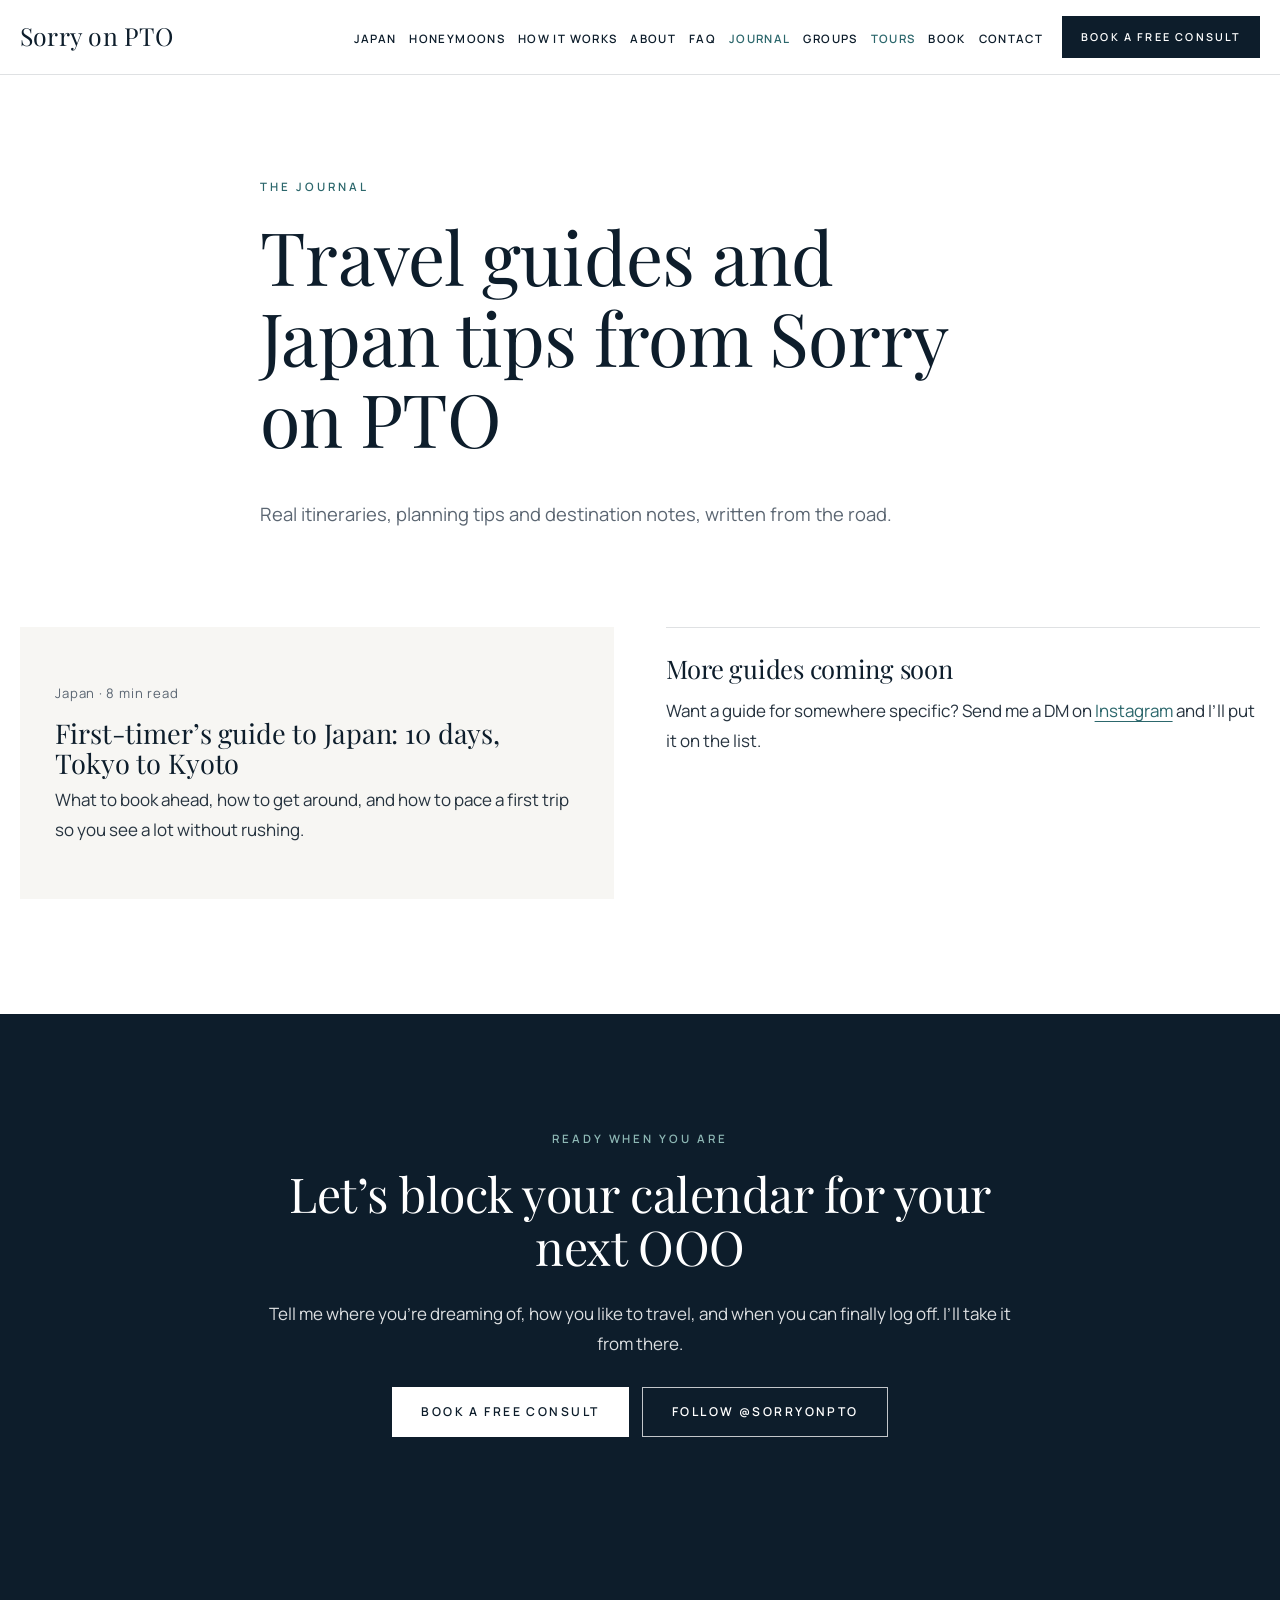
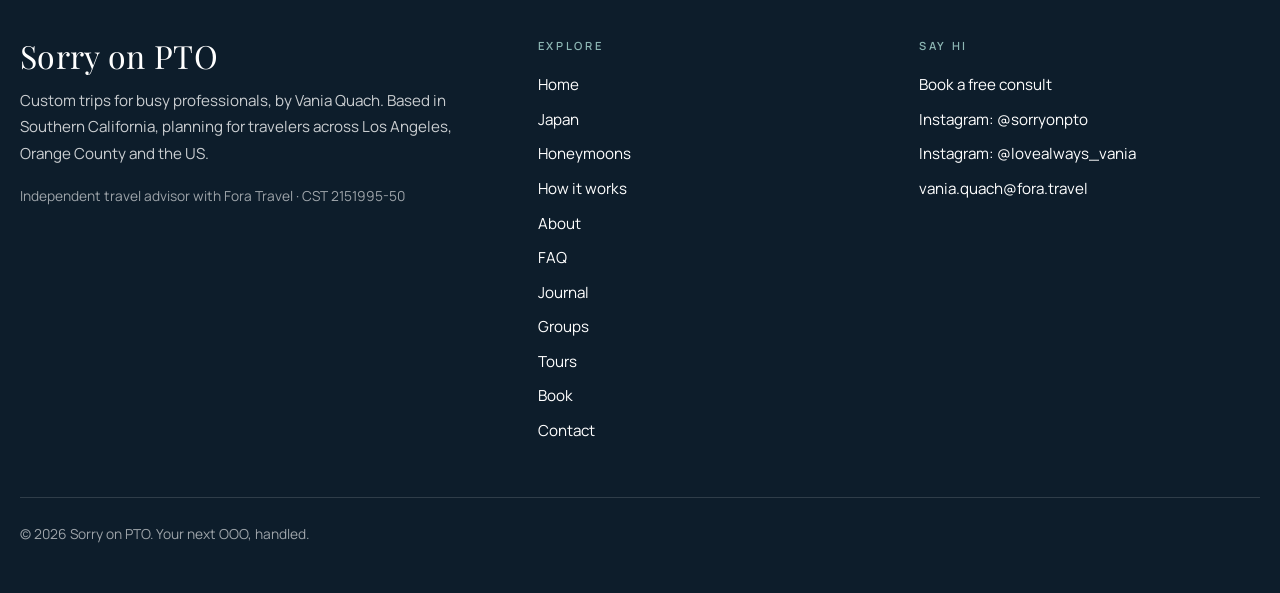
<file: blog/index.html>
<!doctype html>
<html lang="en">
<head>
<meta charset="utf-8">
<meta name="viewport" content="width=device-width, initial-scale=1">
<title>Luxury Travel Journal: Japan Guides & Trip Ideas | Sorry on PTO</title>
<meta name="description" content="Travel journal from luxury travel advisor Vania Quach: Japan itineraries, hotel finds and ideas for honeymoons, group trips and milestone celebrations.">
<link rel="canonical" href="https://sorryonpto.com/blog/">
<meta name="theme-color" content="#0D1D2B">
<meta property="og:type" content="website">
<meta property="og:site_name" content="Sorry on PTO">
<meta property="og:title" content="Luxury Travel Journal: Japan Guides & Trip Ideas | Sorry on PTO">
<meta property="og:description" content="Travel journal from luxury travel advisor Vania Quach: Japan itineraries, hotel finds and ideas for honeymoons, group trips and milestone celebrations.">
<meta property="og:url" content="https://sorryonpto.com/blog/">
<meta property="og:image" content="https://sorryonpto.com/og.jpg">
<meta property="og:image:width" content="1200">
<meta property="og:image:height" content="630">
<meta name="twitter:card" content="summary_large_image">
<meta name="twitter:title" content="Luxury Travel Journal: Japan Guides & Trip Ideas | Sorry on PTO">
<meta name="twitter:description" content="Travel journal from luxury travel advisor Vania Quach: Japan itineraries, hotel finds and ideas for honeymoons, group trips and milestone celebrations.">
<meta name="twitter:image" content="https://sorryonpto.com/og.jpg">
<link rel="icon" href="../favicon.svg" type="image/svg+xml">
<link rel="preload" href="../fonts/PlayfairDisplay-normal.woff2" as="font" type="font/woff2" crossorigin>
<link rel="stylesheet" href="../styles.css">
<script type="application/ld+json">{"@context": "https://schema.org", "@type": "BreadcrumbList", "itemListElement": [{"@type": "ListItem", "position": 1, "name": "Home", "item": "https://sorryonpto.com/"}, {"@type": "ListItem", "position": 2, "name": "Journal", "item": "https://sorryonpto.com/blog/"}]}</script>
</head>
<body>
<a class="skip" href="#main">Skip to content</a>
<header class="site-header">
  <div class="wrap header-in">
    <a class="brand" href="../">Sorry on PTO</a>
    <nav aria-label="Main" class="nav-desktop"><ul><li><a href="../japan-travel-advisor/">Japan</a></li><li><a href="../honeymoons-couples-trips/">Honeymoons</a></li><li><a href="../how-it-works/">How it works</a></li><li><a href="../about/">About</a></li><li><a href="../faq/">FAQ</a></li><li><a href="../blog/" aria-current="page">Journal</a></li><li><a href="../groups/">Groups</a></li><li><a class="nav-tours" href="../tours/">Tours</a></li><li><a href="../book/">Book</a></li><li><a href="../contact/">Contact</a></li></ul></nav>
    <a class="btn btn-small header-cta" href="../book/">Book a free consult</a>
    <details class="nav-mobile">
      <summary aria-label="Menu"><span></span><span></span><span></span></summary>
      <nav aria-label="Mobile"><ul><li><a href="../japan-travel-advisor/">Japan</a></li><li><a href="../honeymoons-couples-trips/">Honeymoons</a></li><li><a href="../how-it-works/">How it works</a></li><li><a href="../about/">About</a></li><li><a href="../faq/">FAQ</a></li><li><a href="../blog/" aria-current="page">Journal</a></li><li><a href="../groups/">Groups</a></li><li><a class="nav-tours" href="../tours/">Tours</a></li><li><a href="../book/">Book</a></li><li><a href="../contact/">Contact</a></li><li><a class="btn" href="../book/">Book a free consult</a></li></ul></nav>
    </details>
  </div>
</header>
<main id="main">
<section class="page-hero"><div class="narrow"><p class="eyebrow">The Journal</p><h1>Travel guides and Japan tips from Sorry on PTO</h1><p class="lede">Real itineraries, planning tips and destination notes, written from the road.</p></div></section>
<section style="padding-top:0"><div class="wrap grid grid-2" style="align-items:start">
<a class="photo-card text-card" href="first-timers-guide-to-japan/"><div class="pc-body"><p class="post-meta">Japan · 8 min read</p><h2 style="font-size:1.7rem;margin:.2rem 0 .4rem">First-timer’s guide to Japan: 10 days, Tokyo to Kyoto</h2><p>What to book ahead, how to get around, and how to pace a first trip so you see a lot without rushing.</p></div></a>
<div class="card" style="align-self:start"><h2 style="font-size:1.6rem">More guides coming soon</h2><p>Want a guide for somewhere specific? Send me a DM on <a href="https://www.instagram.com/sorryonpto/">Instagram</a> and I’ll put it on the list.</p></div>
</div></section><section class="bg-green center"><div class="narrow"><p class="eyebrow">Ready when you are</p><h2>Let’s block your calendar for your next OOO</h2><p>Tell me where you’re dreaming of, how you like to travel, and when you can finally log off. I’ll take it from there.</p><div class="btn-row"><a class="btn" href="../book/">Book a free consult</a><a class="btn btn-ghost" href="https://www.instagram.com/sorryonpto/">Follow @sorryonpto</a></div></div></section>
</main>
<footer class="site-footer">
  <div class="wrap footer-grid">
    <div>
      <p class="brand brand-foot">Sorry on PTO</p>
      <p>Custom trips for busy professionals, by Vania Quach. Based in Southern California, planning for travelers across Los Angeles, Orange County and the US.</p>
      <p class="small">Independent travel advisor with Fora Travel · CST 2151995-50</p>
    </div>
    <div>
      <h2 class="foot-h">Explore</h2>
      <ul class="foot-links"><li><a href="../">Home</a></li><li><a href="../japan-travel-advisor/">Japan</a></li><li><a href="../honeymoons-couples-trips/">Honeymoons</a></li><li><a href="../how-it-works/">How it works</a></li><li><a href="../about/">About</a></li><li><a href="../faq/">FAQ</a></li><li><a href="../blog/" aria-current="page">Journal</a></li><li><a href="../groups/">Groups</a></li><li><a class="nav-tours" href="../tours/">Tours</a></li><li><a href="../book/">Book</a></li><li><a href="../contact/">Contact</a></li></ul>
    </div>
    <div>
      <h2 class="foot-h">Say hi</h2>
      <ul class="foot-links">
        <li><a href="../book/">Book a free consult</a></li>
        <li><a href="https://www.instagram.com/sorryonpto/">Instagram: @sorryonpto</a></li>
        <li><a href="https://www.instagram.com/lovealways_vania/">Instagram: @lovealways_vania</a></li>
        <li><a href="mailto:vania.quach@fora.travel">vania.quach@fora.travel</a></li>
      </ul>
    </div>
  </div>
  <p class="wrap small copy">© 2026 Sorry on PTO. Your next OOO, handled.</p>
</footer>
</body>
</html>
</file>
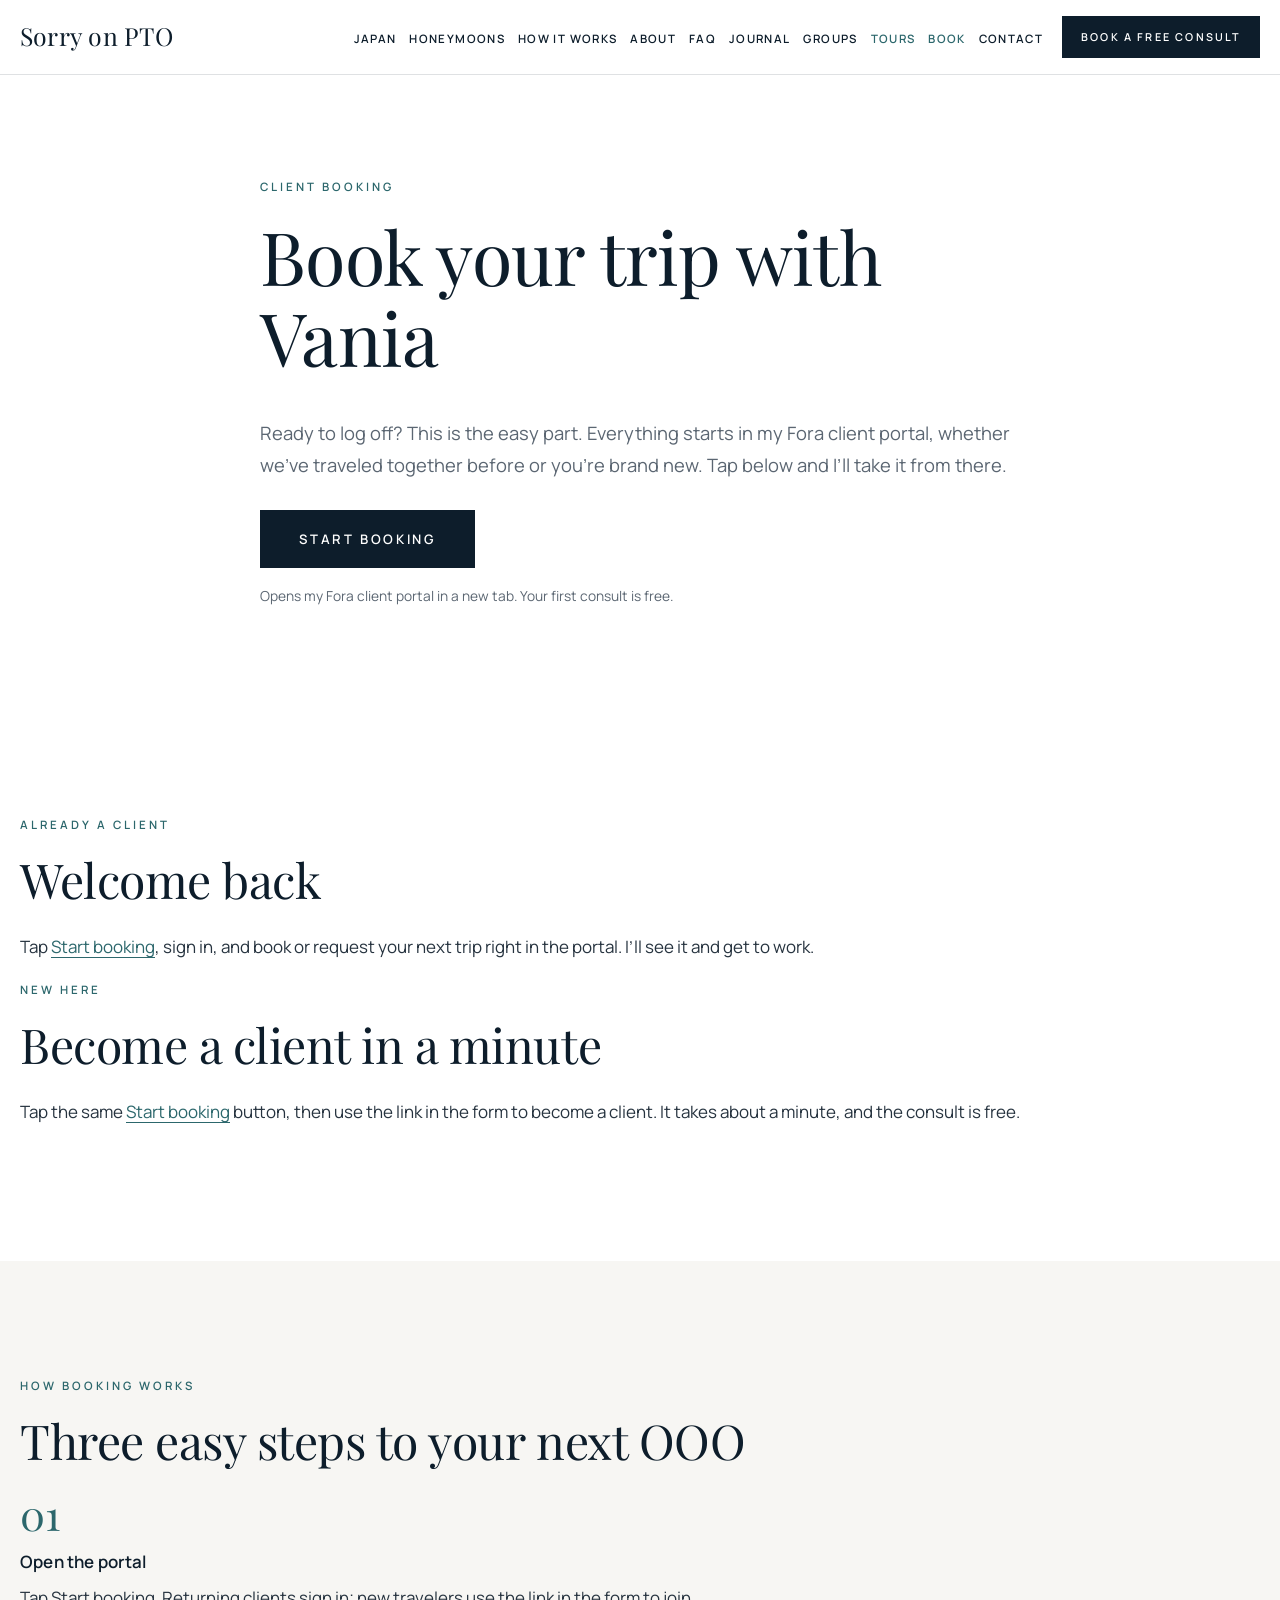
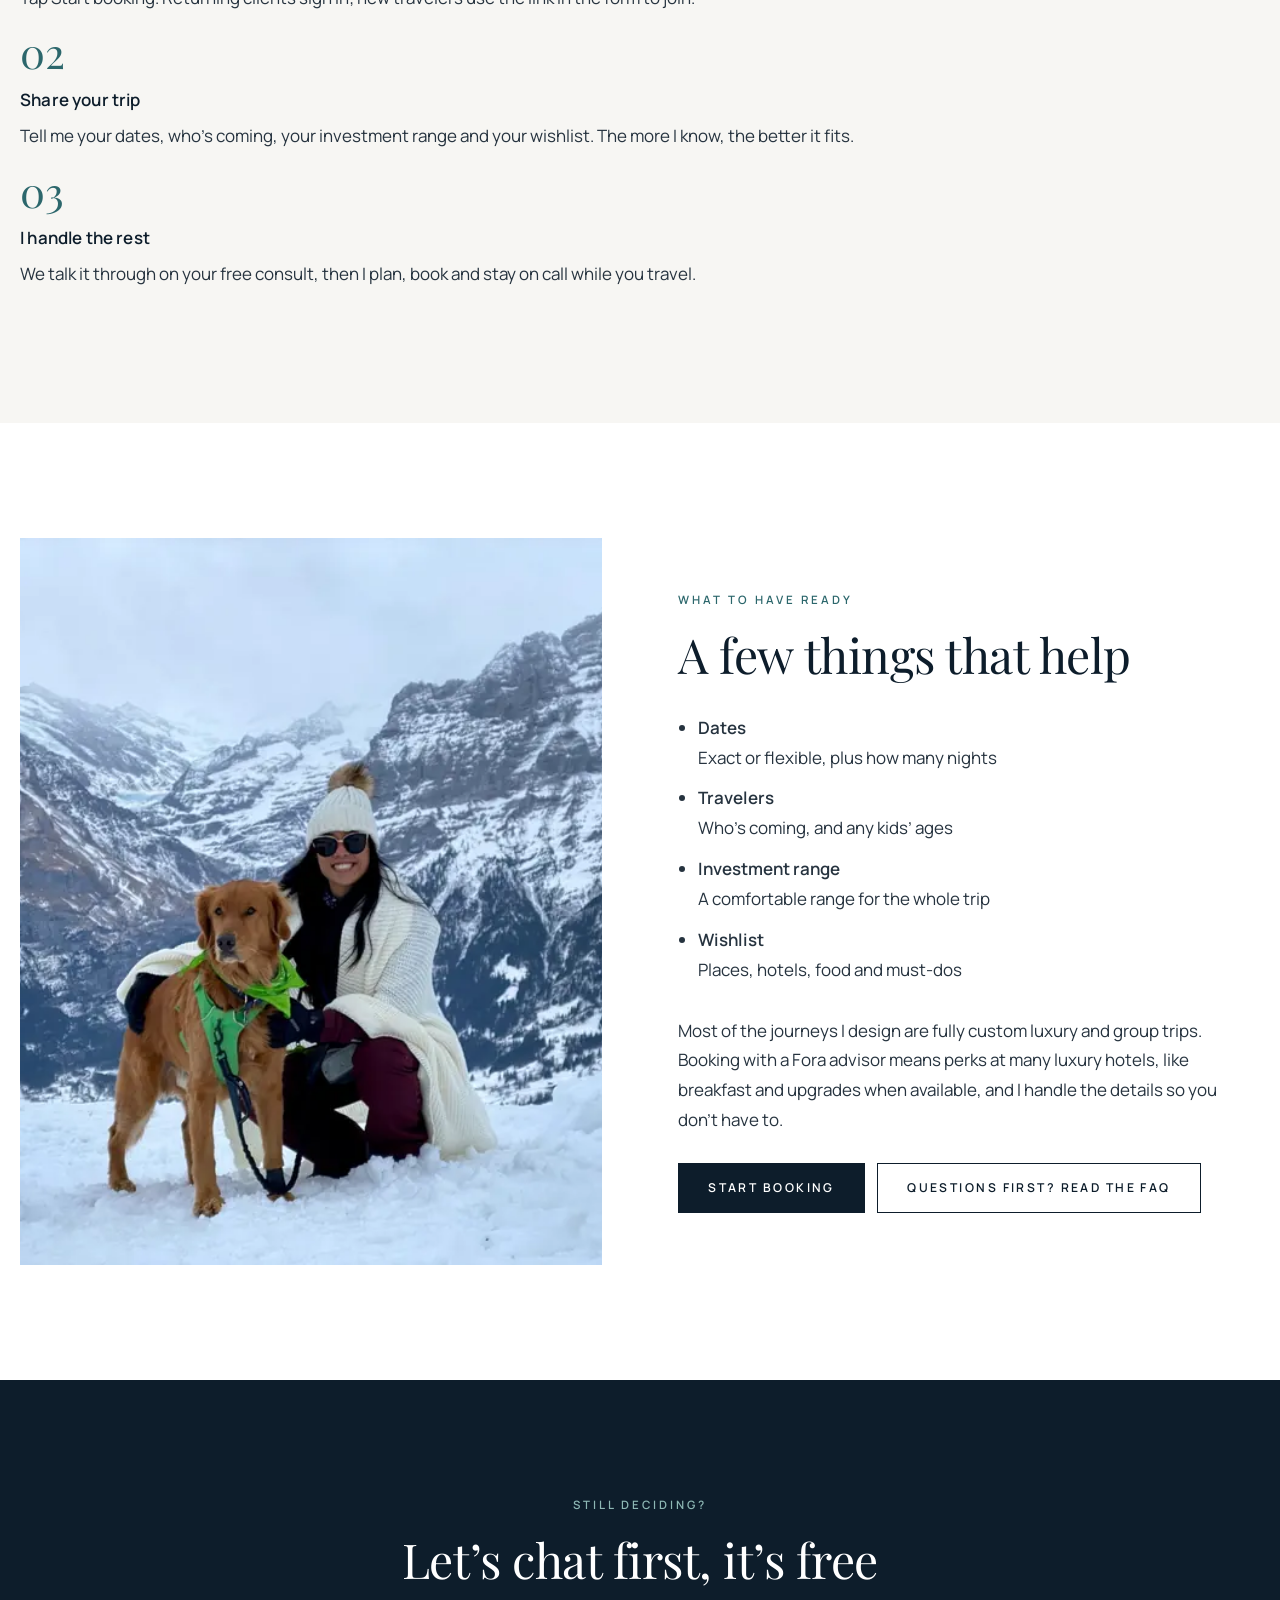
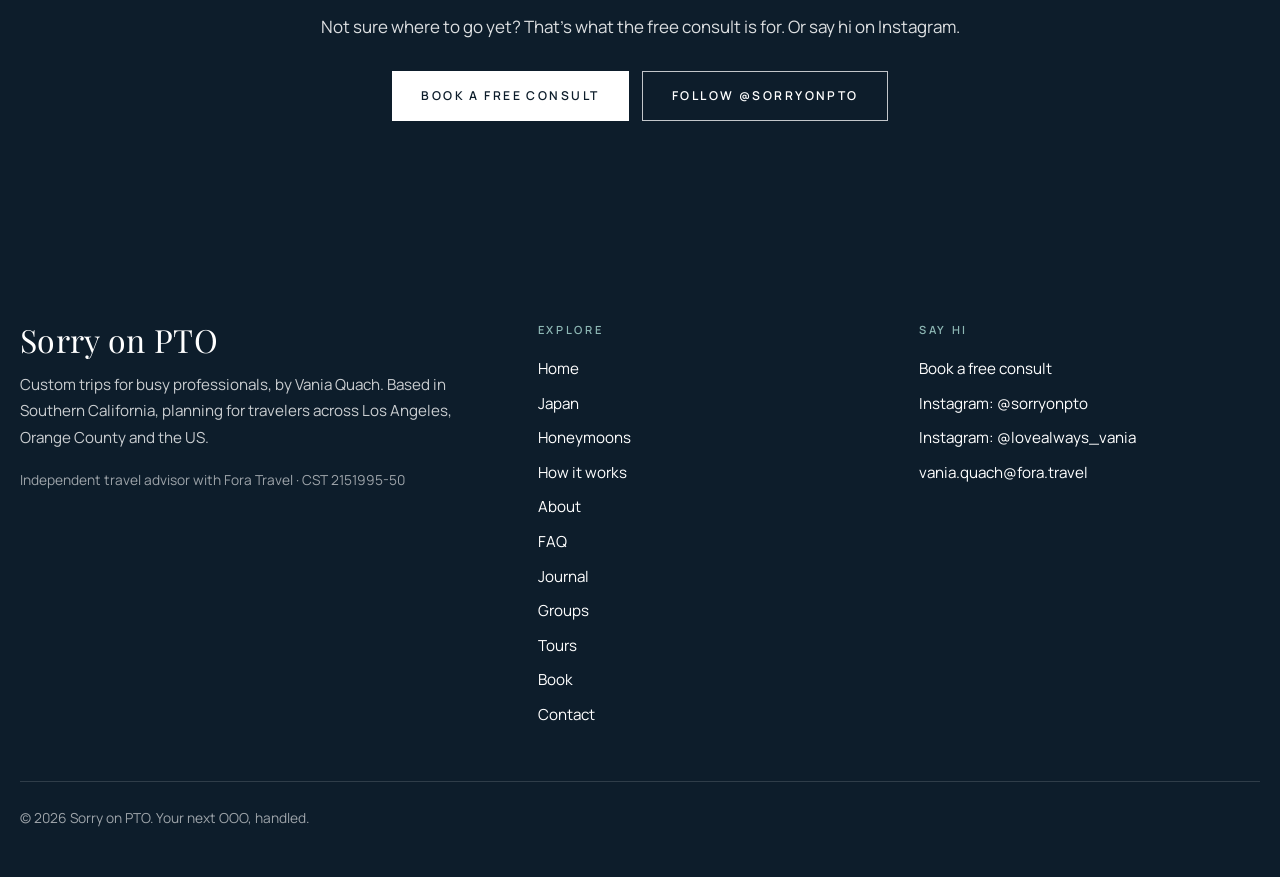
<file: book/index.html>
<!doctype html>
<html lang="en">
<head>
<meta charset="utf-8">
<meta name="viewport" content="width=device-width, initial-scale=1">
<title>Book Your Trip with Vania | Luxury & Group Travel | Sorry on PTO</title>
<meta name="description" content="Book your luxury or group trip with Fora advisor Vania Quach. Clients book in her Fora portal; new travelers become a client in a minute. Free consult.">
<link rel="canonical" href="https://sorryonpto.com/book/">
<meta name="theme-color" content="#0D1D2B">
<meta property="og:type" content="website">
<meta property="og:site_name" content="Sorry on PTO">
<meta property="og:title" content="Book Your Trip with Vania | Luxury & Group Travel | Sorry on PTO">
<meta property="og:description" content="Book your luxury or group trip with Fora advisor Vania Quach. Clients book in her Fora portal; new travelers become a client in a minute. Free consult.">
<meta property="og:url" content="https://sorryonpto.com/book/">
<meta property="og:image" content="https://sorryonpto.com/og.jpg">
<meta property="og:image:width" content="1200">
<meta property="og:image:height" content="630">
<meta name="twitter:card" content="summary_large_image">
<meta name="twitter:title" content="Book Your Trip with Vania | Luxury & Group Travel | Sorry on PTO">
<meta name="twitter:description" content="Book your luxury or group trip with Fora advisor Vania Quach. Clients book in her Fora portal; new travelers become a client in a minute. Free consult.">
<meta name="twitter:image" content="https://sorryonpto.com/og.jpg">
<link rel="icon" href="../favicon.svg" type="image/svg+xml">
<link rel="preload" href="../fonts/PlayfairDisplay-normal.woff2" as="font" type="font/woff2" crossorigin>
<link rel="stylesheet" href="../styles.css">
<script type="application/ld+json">{"@context": "https://schema.org", "@type": "TravelAgency", "@id": "https://sorryonpto.com/#business", "name": "Sorry on PTO", "url": "https://sorryonpto.com/", "image": "https://sorryonpto.com/og.jpg", "description": "Custom Japan and luxury travel itineraries for busy professionals, planned by Fora Travel advisor Vania Quach.", "email": "vania.quach@fora.travel", "address": {"@type": "PostalAddress", "addressRegion": "CA", "addressCountry": "US"}, "areaServed": [{"@type": "AdministrativeArea", "name": "Southern California"}, {"@type": "City", "name": "Los Angeles"}, {"@type": "AdministrativeArea", "name": "Orange County"}, {"@type": "Country", "name": "United States"}, {"@type": "Place", "name": "Worldwide"}], "knowsAbout": ["Luxury travel", "Japan travel", "Custom itineraries", "Honeymoons", "Luxury hotels", "Group travel", "Milestone celebration trips", "Multigenerational family travel"], "founder": {"@id": "https://sorryonpto.com/about/#vania"}, "parentOrganization": {"@type": "Organization", "name": "Fora Travel", "url": "https://www.foratravel.com/"}, "sameAs": ["https://www.instagram.com/sorryonpto/", "https://www.instagram.com/lovealways_vania/"], "potentialAction": {"@type": "ReserveAction", "target": "https://trips.foratravel.com/vania-quach/book", "name": "Book a free trip consultation"}}</script>
<script type="application/ld+json">{"@context": "https://schema.org", "@type": "BreadcrumbList", "itemListElement": [{"@type": "ListItem", "position": 1, "name": "Home", "item": "https://sorryonpto.com/"}, {"@type": "ListItem", "position": 2, "name": "Book your trip", "item": "https://sorryonpto.com/book/"}]}</script>
</head>
<body>
<a class="skip" href="#main">Skip to content</a>
<header class="site-header">
  <div class="wrap header-in">
    <a class="brand" href="../">Sorry on PTO</a>
    <nav aria-label="Main" class="nav-desktop"><ul><li><a href="../japan-travel-advisor/">Japan</a></li><li><a href="../honeymoons-couples-trips/">Honeymoons</a></li><li><a href="../how-it-works/">How it works</a></li><li><a href="../about/">About</a></li><li><a href="../faq/">FAQ</a></li><li><a href="../blog/">Journal</a></li><li><a href="../groups/">Groups</a></li><li><a class="nav-tours" href="../tours/">Tours</a></li><li><a href="../book/" aria-current="page">Book</a></li><li><a href="../contact/">Contact</a></li></ul></nav>
    <a class="btn btn-small header-cta" href="../book/">Book a free consult</a>
    <details class="nav-mobile">
      <summary aria-label="Menu"><span></span><span></span><span></span></summary>
      <nav aria-label="Mobile"><ul><li><a href="../japan-travel-advisor/">Japan</a></li><li><a href="../honeymoons-couples-trips/">Honeymoons</a></li><li><a href="../how-it-works/">How it works</a></li><li><a href="../about/">About</a></li><li><a href="../faq/">FAQ</a></li><li><a href="../blog/">Journal</a></li><li><a href="../groups/">Groups</a></li><li><a class="nav-tours" href="../tours/">Tours</a></li><li><a href="../book/" aria-current="page">Book</a></li><li><a href="../contact/">Contact</a></li><li><a class="btn" href="../book/">Book a free consult</a></li></ul></nav>
    </details>
  </div>
</header>
<main id="main">
<section class="page-hero book-hero"><div class="narrow"><p class="eyebrow">Client booking</p><h1>Book your trip with Vania</h1><p class="lede">Ready to log off? This is the easy part. Everything starts in my Fora client portal, whether we’ve traveled together before or you’re brand new. Tap below and I’ll take it from there.</p>
<div class="btn-row"><a class="btn btn-big" href="https://trips.foratravel.com/vania-quach/book" target="_blank" rel="noopener">Start booking</a></div>
<p class="small" style="margin-top:1rem">Opens my Fora client portal in a new tab. Your first consult is free.</p></div></section>
<section><div class="wrap"><div class="paths">
<div><p class="eyebrow">Already a client</p><h2>Welcome back</h2><p>Tap <a href="https://trips.foratravel.com/vania-quach/book" target="_blank" rel="noopener">Start booking</a>, sign in, and book or request your next trip right in the portal. I’ll see it and get to work.</p></div>
<div><p class="eyebrow">New here</p><h2>Become a client in a minute</h2><p>Tap the same <a href="https://trips.foratravel.com/vania-quach/book" target="_blank" rel="noopener">Start booking</a> button, then use the link in the form to become a client. It takes about a minute, and the consult is free.</p></div>
</div></div></section>
<section class="bg-sand"><div class="wrap"><p class="eyebrow">How booking works</p><h2>Three easy steps to your next OOO</h2>
<ol class="steps">
<li><span class="step-n">01</span><h3>Open the portal</h3><p>Tap Start booking. Returning clients sign in; new travelers use the link in the form to join.</p></li>
<li><span class="step-n">02</span><h3>Share your trip</h3><p>Tell me your dates, who’s coming, your investment range and your wishlist. The more I know, the better it fits.</p></li>
<li><span class="step-n">03</span><h3>I handle the rest</h3><p>We talk it through on your free consult, then I plan, book and stay on call while you travel.</p></li>
</ol></div></section>
<section><div class="wrap split rev"><div><p class="eyebrow">What to have ready</p><h2>A few things that help</h2>
<ul class="ready"><li><strong>Dates</strong><br>Exact or flexible, plus how many nights</li><li><strong>Travelers</strong><br>Who’s coming, and any kids’ ages</li><li><strong>Investment range</strong><br>A comfortable range for the whole trip</li><li><strong>Wishlist</strong><br>Places, hotels, food and must-dos</li></ul>
<p style="margin-top:1.6rem">Most of the journeys I design are fully custom luxury and group trips. Booking with a Fora advisor means perks at many luxury hotels, like breakfast and upgrades when available, and I handle the details so you don’t have to.</p>
<div class="btn-row"><a class="btn" href="https://trips.foratravel.com/vania-quach/book" target="_blank" rel="noopener">Start booking</a><a class="btn btn-ghost" href="../faq/">Questions first? Read the FAQ</a></div></div>
<figure class="hero-media"><div class="hero-img"><img src="../img/switzerland-snow-800.webp" srcset="../img/switzerland-snow-800.webp 800w, ../img/switzerland-snow-1600.webp 1600w" sizes="(max-width: 860px) 100vw, 50vw" width="1600" height="1200" alt="Vania with a dog in the snowy Swiss mountains" loading="lazy" decoding="async"></div></figure>
</div></section>
<section class="bg-green center"><div class="narrow"><p class="eyebrow">Still deciding?</p><h2>Let’s chat first, it’s free</h2><p>Not sure where to go yet? That’s what the free consult is for. Or say hi on Instagram.</p><div class="btn-row"><a class="btn" href="https://trips.foratravel.com/vania-quach/book" target="_blank" rel="noopener">Book a free consult</a><a class="btn btn-ghost" href="https://www.instagram.com/sorryonpto/">Follow @sorryonpto</a></div></div></section>
</main>
<footer class="site-footer">
  <div class="wrap footer-grid">
    <div>
      <p class="brand brand-foot">Sorry on PTO</p>
      <p>Custom trips for busy professionals, by Vania Quach. Based in Southern California, planning for travelers across Los Angeles, Orange County and the US.</p>
      <p class="small">Independent travel advisor with Fora Travel · CST 2151995-50</p>
    </div>
    <div>
      <h2 class="foot-h">Explore</h2>
      <ul class="foot-links"><li><a href="../">Home</a></li><li><a href="../japan-travel-advisor/">Japan</a></li><li><a href="../honeymoons-couples-trips/">Honeymoons</a></li><li><a href="../how-it-works/">How it works</a></li><li><a href="../about/">About</a></li><li><a href="../faq/">FAQ</a></li><li><a href="../blog/">Journal</a></li><li><a href="../groups/">Groups</a></li><li><a class="nav-tours" href="../tours/">Tours</a></li><li><a href="../book/" aria-current="page">Book</a></li><li><a href="../contact/">Contact</a></li></ul>
    </div>
    <div>
      <h2 class="foot-h">Say hi</h2>
      <ul class="foot-links">
        <li><a href="../book/">Book a free consult</a></li>
        <li><a href="https://www.instagram.com/sorryonpto/">Instagram: @sorryonpto</a></li>
        <li><a href="https://www.instagram.com/lovealways_vania/">Instagram: @lovealways_vania</a></li>
        <li><a href="mailto:vania.quach@fora.travel">vania.quach@fora.travel</a></li>
      </ul>
    </div>
  </div>
  <p class="wrap small copy">© 2026 Sorry on PTO. Your next OOO, handled.</p>
</footer>
</body>
</html>
</file>
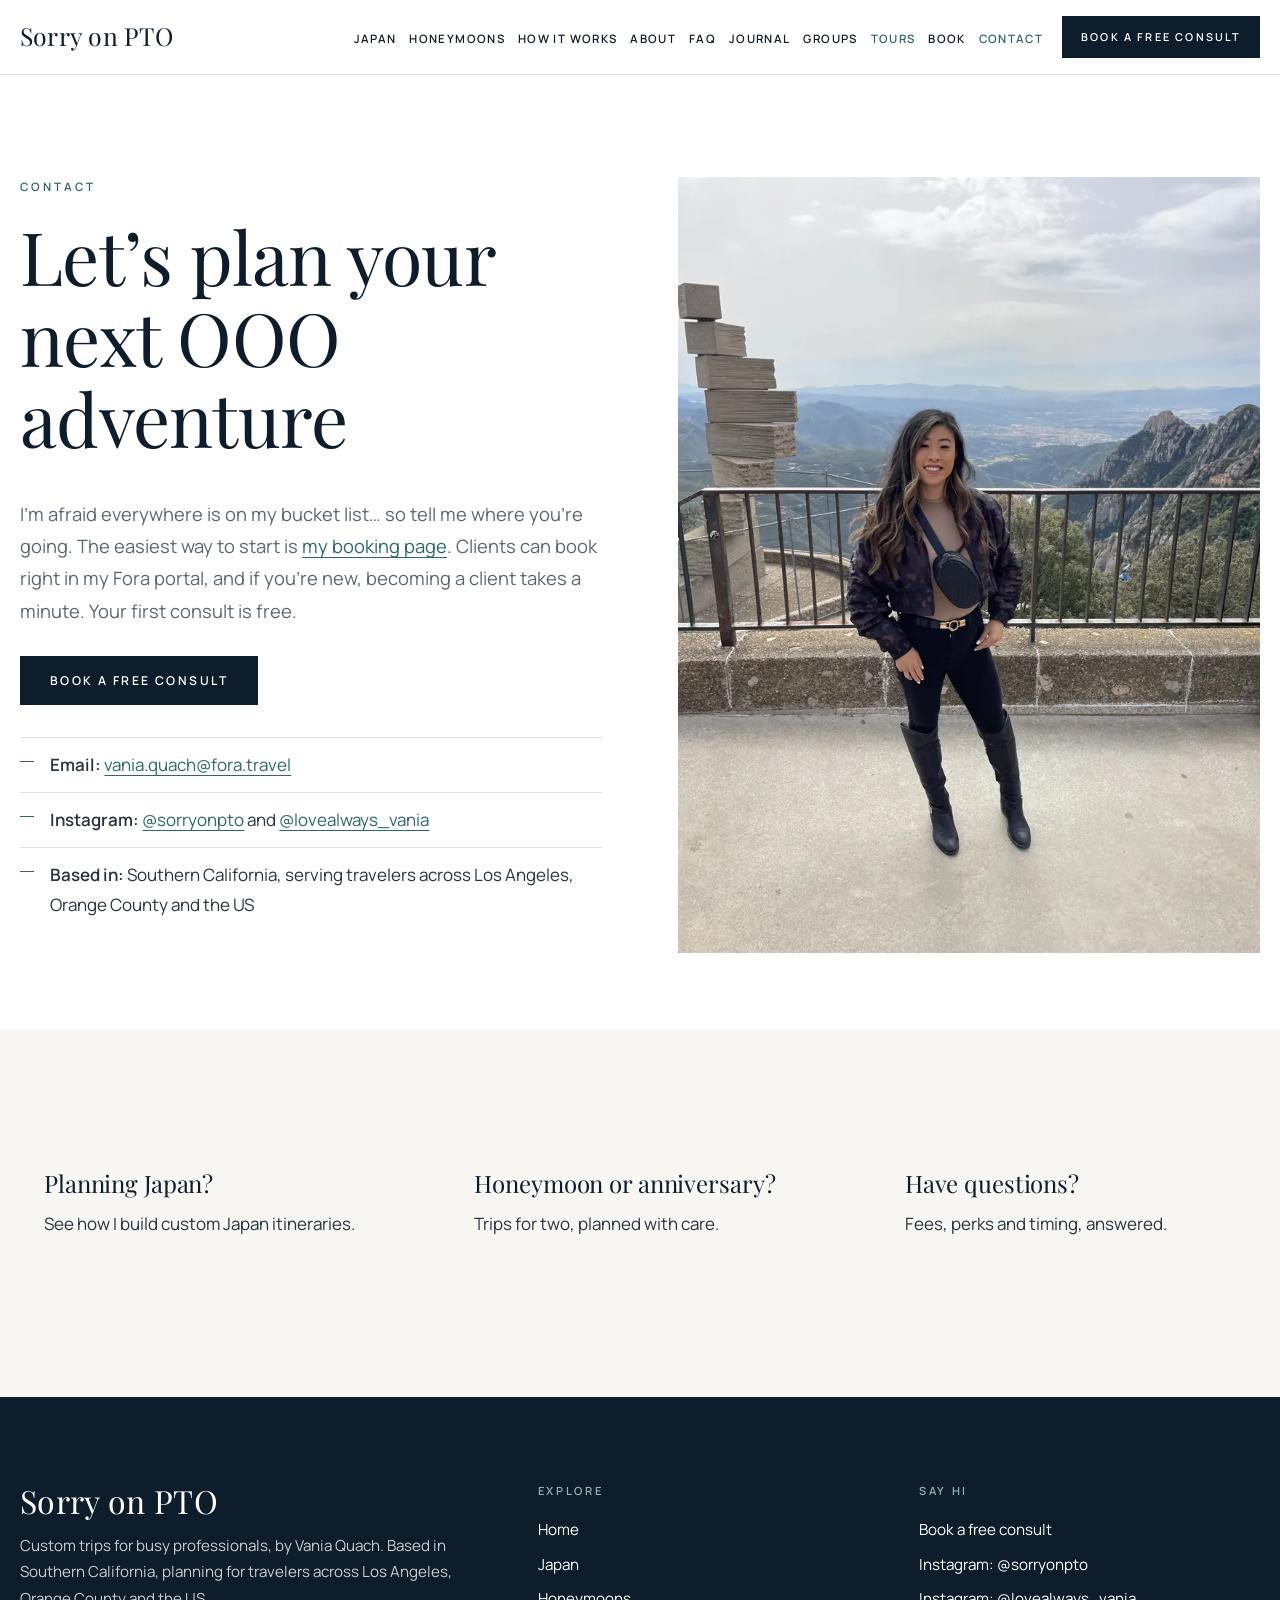
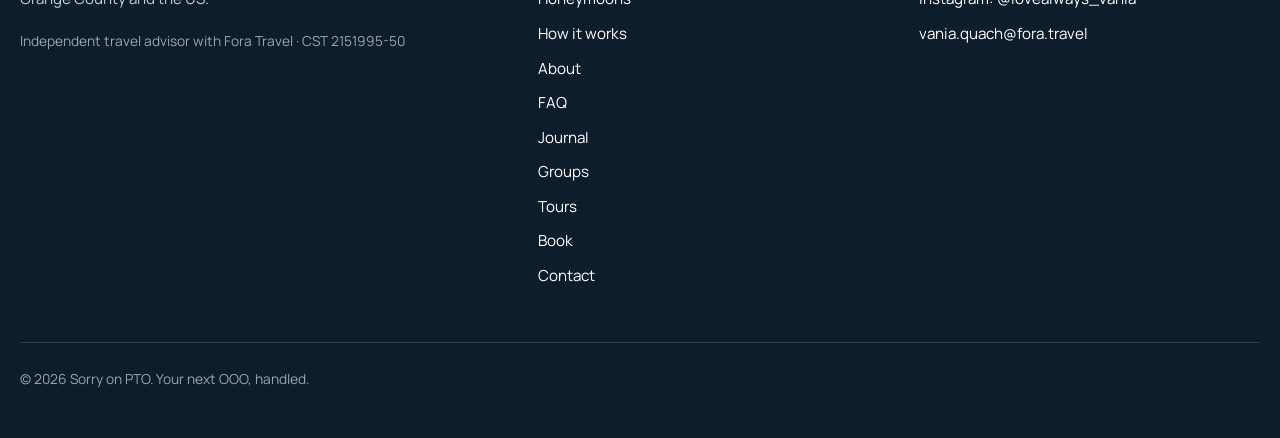
<file: contact/index.html>
<!doctype html>
<html lang="en">
<head>
<meta charset="utf-8">
<meta name="viewport" content="width=device-width, initial-scale=1">
<title>Contact a Luxury Travel Advisor in Los Angeles & OC | Sorry on PTO</title>
<meta name="description" content="Contact Vania Quach, Fora luxury travel advisor serving Los Angeles, Orange County and beyond. Start with a free consult or book in her portal.">
<link rel="canonical" href="https://sorryonpto.com/contact/">
<meta name="theme-color" content="#0D1D2B">
<meta property="og:type" content="website">
<meta property="og:site_name" content="Sorry on PTO">
<meta property="og:title" content="Contact a Luxury Travel Advisor in Los Angeles & OC | Sorry on PTO">
<meta property="og:description" content="Contact Vania Quach, Fora luxury travel advisor serving Los Angeles, Orange County and beyond. Start with a free consult or book in her portal.">
<meta property="og:url" content="https://sorryonpto.com/contact/">
<meta property="og:image" content="https://sorryonpto.com/og.jpg">
<meta property="og:image:width" content="1200">
<meta property="og:image:height" content="630">
<meta name="twitter:card" content="summary_large_image">
<meta name="twitter:title" content="Contact a Luxury Travel Advisor in Los Angeles & OC | Sorry on PTO">
<meta name="twitter:description" content="Contact Vania Quach, Fora luxury travel advisor serving Los Angeles, Orange County and beyond. Start with a free consult or book in her portal.">
<meta name="twitter:image" content="https://sorryonpto.com/og.jpg">
<link rel="icon" href="../favicon.svg" type="image/svg+xml">
<link rel="preload" href="../fonts/PlayfairDisplay-normal.woff2" as="font" type="font/woff2" crossorigin>
<link rel="stylesheet" href="../styles.css">
<script type="application/ld+json">{"@context": "https://schema.org", "@type": "TravelAgency", "@id": "https://sorryonpto.com/#business", "name": "Sorry on PTO", "url": "https://sorryonpto.com/", "image": "https://sorryonpto.com/og.jpg", "description": "Custom Japan and luxury travel itineraries for busy professionals, planned by Fora Travel advisor Vania Quach.", "email": "vania.quach@fora.travel", "address": {"@type": "PostalAddress", "addressRegion": "CA", "addressCountry": "US"}, "areaServed": [{"@type": "AdministrativeArea", "name": "Southern California"}, {"@type": "City", "name": "Los Angeles"}, {"@type": "AdministrativeArea", "name": "Orange County"}, {"@type": "Country", "name": "United States"}, {"@type": "Place", "name": "Worldwide"}], "knowsAbout": ["Luxury travel", "Japan travel", "Custom itineraries", "Honeymoons", "Luxury hotels", "Group travel", "Milestone celebration trips", "Multigenerational family travel"], "founder": {"@id": "https://sorryonpto.com/about/#vania"}, "parentOrganization": {"@type": "Organization", "name": "Fora Travel", "url": "https://www.foratravel.com/"}, "sameAs": ["https://www.instagram.com/sorryonpto/", "https://www.instagram.com/lovealways_vania/"], "potentialAction": {"@type": "ReserveAction", "target": "https://trips.foratravel.com/vania-quach/book", "name": "Book a free trip consultation"}}</script>
<script type="application/ld+json">{"@context": "https://schema.org", "@type": "BreadcrumbList", "itemListElement": [{"@type": "ListItem", "position": 1, "name": "Home", "item": "https://sorryonpto.com/"}, {"@type": "ListItem", "position": 2, "name": "Contact", "item": "https://sorryonpto.com/contact/"}]}</script>
</head>
<body>
<a class="skip" href="#main">Skip to content</a>
<header class="site-header">
  <div class="wrap header-in">
    <a class="brand" href="../">Sorry on PTO</a>
    <nav aria-label="Main" class="nav-desktop"><ul><li><a href="../japan-travel-advisor/">Japan</a></li><li><a href="../honeymoons-couples-trips/">Honeymoons</a></li><li><a href="../how-it-works/">How it works</a></li><li><a href="../about/">About</a></li><li><a href="../faq/">FAQ</a></li><li><a href="../blog/">Journal</a></li><li><a href="../groups/">Groups</a></li><li><a class="nav-tours" href="../tours/">Tours</a></li><li><a href="../book/">Book</a></li><li><a href="../contact/" aria-current="page">Contact</a></li></ul></nav>
    <a class="btn btn-small header-cta" href="../book/">Book a free consult</a>
    <details class="nav-mobile">
      <summary aria-label="Menu"><span></span><span></span><span></span></summary>
      <nav aria-label="Mobile"><ul><li><a href="../japan-travel-advisor/">Japan</a></li><li><a href="../honeymoons-couples-trips/">Honeymoons</a></li><li><a href="../how-it-works/">How it works</a></li><li><a href="../about/">About</a></li><li><a href="../faq/">FAQ</a></li><li><a href="../blog/">Journal</a></li><li><a href="../groups/">Groups</a></li><li><a class="nav-tours" href="../tours/">Tours</a></li><li><a href="../book/">Book</a></li><li><a href="../contact/" aria-current="page">Contact</a></li><li><a class="btn" href="../book/">Book a free consult</a></li></ul></nav>
    </details>
  </div>
</header>
<main id="main">
<section class="page-hero"><div class="wrap split"><div><p class="eyebrow">Contact</p><h1>Let’s plan your next OOO adventure</h1><p class="lede">I’m afraid everywhere is on my bucket list… so tell me where you’re going. The easiest way to start is <a href="../book/">my booking page</a>. Clients can book right in my Fora portal, and if you’re new, becoming a client takes a minute. Your first consult is free.</p><div class="btn-row"><a class="btn" href="../book/">Book a free consult</a></div>
<ul class="ticks" style="margin-top:2rem"><li><strong>Email:</strong> <a href="mailto:vania.quach@fora.travel">vania.quach@fora.travel</a></li><li><strong>Instagram:</strong> <a href="https://www.instagram.com/sorryonpto/">@sorryonpto</a> and <a href="https://www.instagram.com/lovealways_vania/">@lovealways_vania</a></li><li><strong>Based in:</strong> Southern California, serving travelers across Los Angeles, Orange County and the US</li></ul></div>
<figure class="round"><img src="../img/vania-montserrat-mountain-view-spain-800.webp" srcset="../img/vania-montserrat-mountain-view-spain-800.webp 800w, ../img/vania-montserrat-mountain-view-spain-1600.webp 1050w" sizes="(max-width: 860px) 100vw, 50vw" width="800" height="1067" alt="Vania at a mountain viewpoint in Montserrat, Spain" loading="lazy" decoding="async"></figure></div></section>
<section class="bg-sand"><div class="wrap grid grid-3">
<a class="photo-card" href="../japan-travel-advisor/" style="padding:1.5rem"><h2 style="font-size:1.5rem">Planning Japan?</h2><p>See how I build custom Japan itineraries.</p></a>
<a class="photo-card" href="../honeymoons-couples-trips/" style="padding:1.5rem"><h2 style="font-size:1.5rem">Honeymoon or anniversary?</h2><p>Trips for two, planned with care.</p></a>
<a class="photo-card" href="../faq/" style="padding:1.5rem"><h2 style="font-size:1.5rem">Have questions?</h2><p>Fees, perks and timing, answered.</p></a>
</div></section>
</main>
<footer class="site-footer">
  <div class="wrap footer-grid">
    <div>
      <p class="brand brand-foot">Sorry on PTO</p>
      <p>Custom trips for busy professionals, by Vania Quach. Based in Southern California, planning for travelers across Los Angeles, Orange County and the US.</p>
      <p class="small">Independent travel advisor with Fora Travel · CST 2151995-50</p>
    </div>
    <div>
      <h2 class="foot-h">Explore</h2>
      <ul class="foot-links"><li><a href="../">Home</a></li><li><a href="../japan-travel-advisor/">Japan</a></li><li><a href="../honeymoons-couples-trips/">Honeymoons</a></li><li><a href="../how-it-works/">How it works</a></li><li><a href="../about/">About</a></li><li><a href="../faq/">FAQ</a></li><li><a href="../blog/">Journal</a></li><li><a href="../groups/">Groups</a></li><li><a class="nav-tours" href="../tours/">Tours</a></li><li><a href="../book/">Book</a></li><li><a href="../contact/" aria-current="page">Contact</a></li></ul>
    </div>
    <div>
      <h2 class="foot-h">Say hi</h2>
      <ul class="foot-links">
        <li><a href="../book/">Book a free consult</a></li>
        <li><a href="https://www.instagram.com/sorryonpto/">Instagram: @sorryonpto</a></li>
        <li><a href="https://www.instagram.com/lovealways_vania/">Instagram: @lovealways_vania</a></li>
        <li><a href="mailto:vania.quach@fora.travel">vania.quach@fora.travel</a></li>
      </ul>
    </div>
  </div>
  <p class="wrap small copy">© 2026 Sorry on PTO. Your next OOO, handled.</p>
</footer>
</body>
</html>
</file>
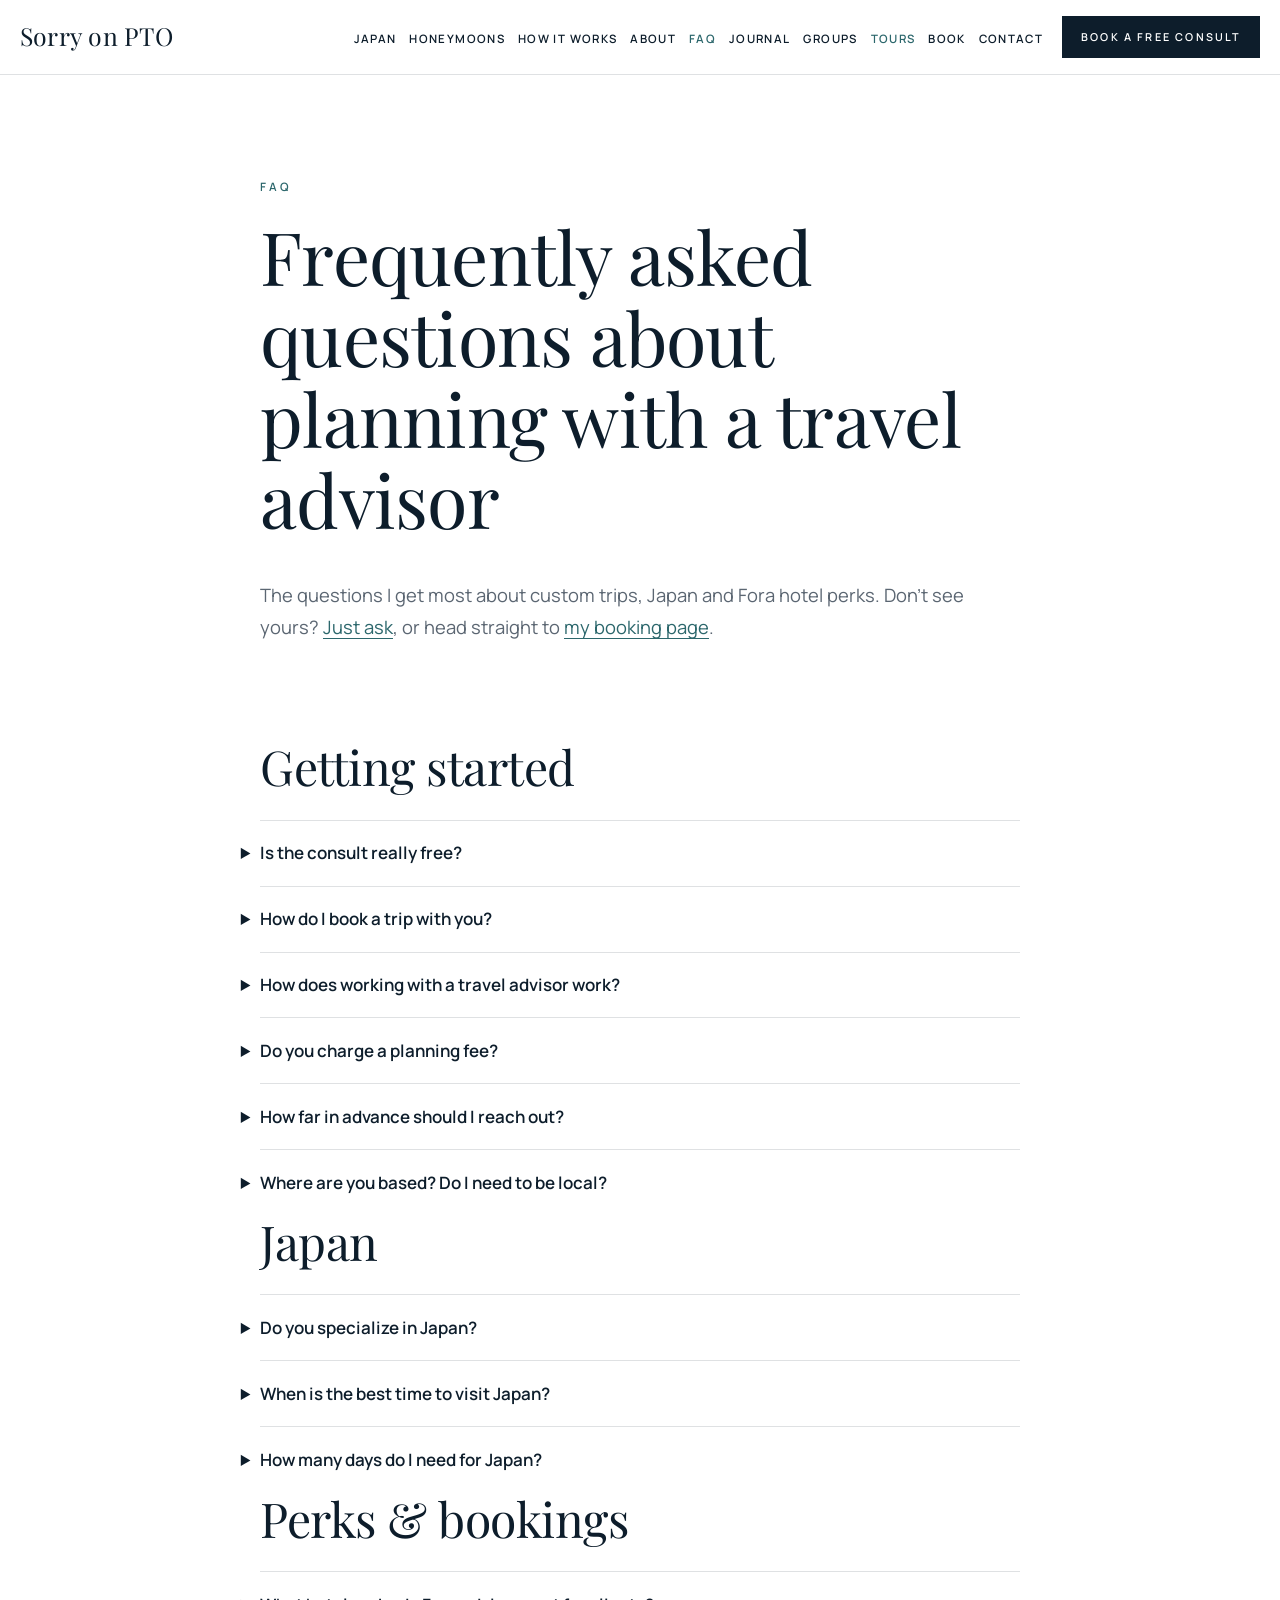
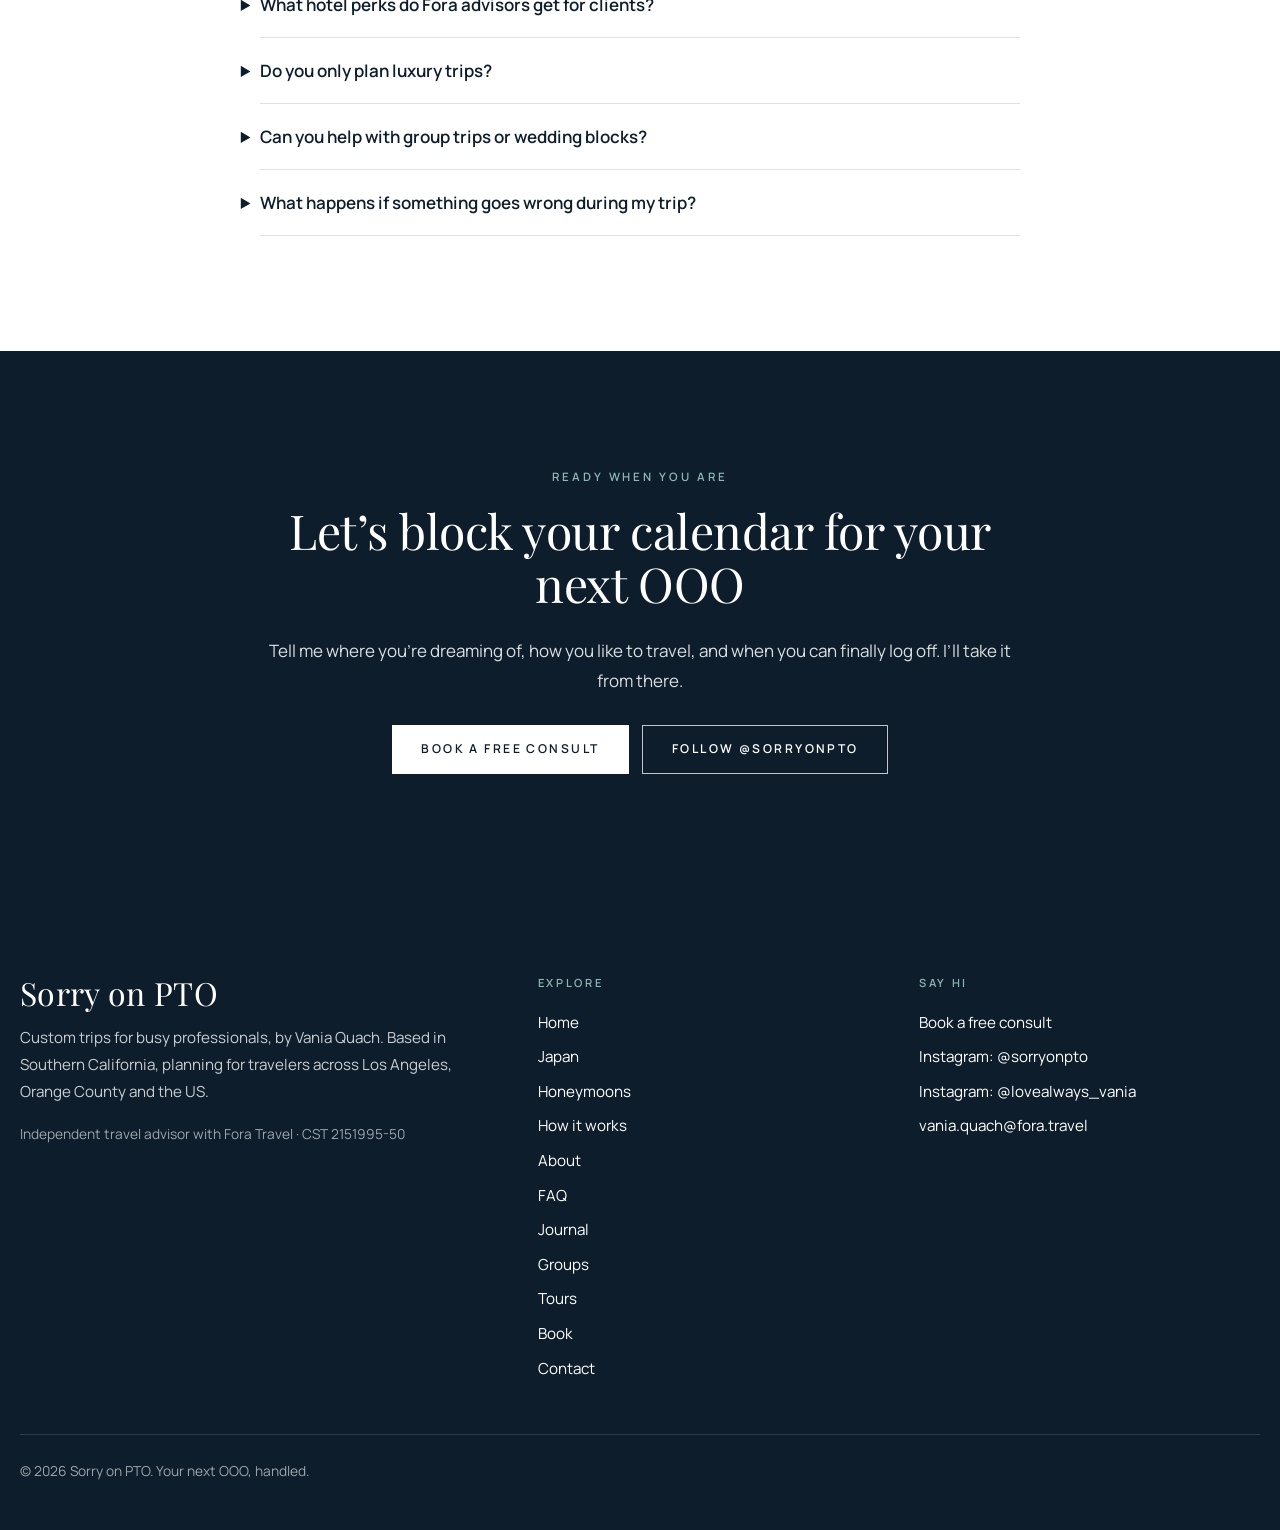
<file: faq/index.html>
<!doctype html>
<html lang="en">
<head>
<meta charset="utf-8">
<meta name="viewport" content="width=device-width, initial-scale=1">
<title>Luxury Travel Advisor FAQ: Free Consult, Perks & Groups | Sorry on PTO</title>
<meta name="description" content="Answers about working with a luxury travel advisor: the free consult, Fora hotel perks, group and milestone trips, Japan timing and how booking works.">
<link rel="canonical" href="https://sorryonpto.com/faq/">
<meta name="theme-color" content="#0D1D2B">
<meta property="og:type" content="website">
<meta property="og:site_name" content="Sorry on PTO">
<meta property="og:title" content="Luxury Travel Advisor FAQ: Free Consult, Perks & Groups | Sorry on PTO">
<meta property="og:description" content="Answers about working with a luxury travel advisor: the free consult, Fora hotel perks, group and milestone trips, Japan timing and how booking works.">
<meta property="og:url" content="https://sorryonpto.com/faq/">
<meta property="og:image" content="https://sorryonpto.com/og.jpg">
<meta property="og:image:width" content="1200">
<meta property="og:image:height" content="630">
<meta name="twitter:card" content="summary_large_image">
<meta name="twitter:title" content="Luxury Travel Advisor FAQ: Free Consult, Perks & Groups | Sorry on PTO">
<meta name="twitter:description" content="Answers about working with a luxury travel advisor: the free consult, Fora hotel perks, group and milestone trips, Japan timing and how booking works.">
<meta name="twitter:image" content="https://sorryonpto.com/og.jpg">
<link rel="icon" href="../favicon.svg" type="image/svg+xml">
<link rel="preload" href="../fonts/PlayfairDisplay-normal.woff2" as="font" type="font/woff2" crossorigin>
<link rel="stylesheet" href="../styles.css">
<script type="application/ld+json">{"@context": "https://schema.org", "@type": "FAQPage", "mainEntity": [{"@type": "Question", "name": "Is the consult really free?", "acceptedAnswer": {"@type": "Answer", "text": "Yes. Your first consult with me is free, with no obligation. We talk about where you want to go, how you like to travel and your budget, and you decide from there."}}, {"@type": "Question", "name": "How do I book a trip with you?", "acceptedAnswer": {"@type": "Answer", "text": "Head to my booking page (sorryonpto.com/book/) and tap “Start booking”. It opens my Fora client portal. Already a client? Book or request your trip right there. New here? Use the link in the form to become a client. It takes about a minute."}}, {"@type": "Question", "name": "How does working with a travel advisor work?", "acceptedAnswer": {"@type": "Answer", "text": "You book a free consult, tell me about your dream trip, and I design a custom itinerary around your style, dates and budget. Once you approve it, I handle the bookings and stay available while you travel."}}, {"@type": "Question", "name": "Do you charge a planning fee?", "acceptedAnswer": {"@type": "Answer", "text": "Your first consult is free. Every trip is different, so please reach out for details on planning. We’ll talk about pricing on that free consult, before you commit to anything."}}, {"@type": "Question", "name": "How far in advance should I reach out?", "acceptedAnswer": {"@type": "Answer", "text": "As early as you can, especially for cherry blossom season, autumn leaves, holidays and honeymoons. Popular hotels fill up fast. That said, reach out even if your trip is coming up soon and I’ll see what’s possible."}}, {"@type": "Question", "name": "Where are you based? Do I need to be local?", "acceptedAnswer": {"@type": "Answer", "text": "I’m based in Southern California, serving Los Angeles and Orange County. Planning happens by phone, video and message, so I work with travelers across the US."}}, {"@type": "Question", "name": "Do you specialize in Japan?", "acceptedAnswer": {"@type": "Answer", "text": "Yes. Custom, multi-city Japan trips are my specialty—Tokyo, Kyoto, Osaka, Mt Fuji and Kawaguchiko, and more. I’ve tested the route myself."}}, {"@type": "Question", "name": "When is the best time to visit Japan?", "acceptedAnswer": {"@type": "Answer", "text": "Cherry blossom season (usually late March to early April) and autumn leaves (roughly late October into November) are the most popular, and the busiest. The exact timing changes every year with the weather, so I plan trips that still feel great if the peak shifts."}}, {"@type": "Question", "name": "How many days do I need for Japan?", "acceptedAnswer": {"@type": "Answer", "text": "Ten days is a great first trip: Tokyo, a night near Mt Fuji, Kyoto and a taste of Osaka. With a week, I’d usually suggest fewer bases so you aren’t spending your trip packing."}}, {"@type": "Question", "name": "What hotel perks do Fora advisors get for clients?", "acceptedAnswer": {"@type": "Answer", "text": "At many luxury partner hotels, my clients can receive perks like complimentary breakfast, resort or hotel credits, and room upgrades or early/late check-in when available. Perks vary by hotel and rate, and I’ll tell you exactly what applies before you book."}}, {"@type": "Question", "name": "Do you only plan luxury trips?", "acceptedAnswer": {"@type": "Answer", "text": "I love a great hotel, but I plan around what matters to you. Some of the best meals are street food. I’ll help you decide where to splurge and where to save."}}, {"@type": "Question", "name": "Can you help with group trips or wedding blocks?", "acceptedAnswer": {"@type": "Answer", "text": "Yes. I handle group bookings, wedding blocks, corporate events and retreats. You focus on what matters, I’ll handle the rest, so your guests simply arrive."}}, {"@type": "Question", "name": "What happens if something goes wrong during my trip?", "acceptedAnswer": {"@type": "Answer", "text": "You’re not on your own. If plans change or something isn’t right, reach out and I’ll contact the hotel or help sort out the next step."}}]}</script>
<script type="application/ld+json">{"@context": "https://schema.org", "@type": "BreadcrumbList", "itemListElement": [{"@type": "ListItem", "position": 1, "name": "Home", "item": "https://sorryonpto.com/"}, {"@type": "ListItem", "position": 2, "name": "FAQ", "item": "https://sorryonpto.com/faq/"}]}</script>
</head>
<body>
<a class="skip" href="#main">Skip to content</a>
<header class="site-header">
  <div class="wrap header-in">
    <a class="brand" href="../">Sorry on PTO</a>
    <nav aria-label="Main" class="nav-desktop"><ul><li><a href="../japan-travel-advisor/">Japan</a></li><li><a href="../honeymoons-couples-trips/">Honeymoons</a></li><li><a href="../how-it-works/">How it works</a></li><li><a href="../about/">About</a></li><li><a href="../faq/" aria-current="page">FAQ</a></li><li><a href="../blog/">Journal</a></li><li><a href="../groups/">Groups</a></li><li><a class="nav-tours" href="../tours/">Tours</a></li><li><a href="../book/">Book</a></li><li><a href="../contact/">Contact</a></li></ul></nav>
    <a class="btn btn-small header-cta" href="../book/">Book a free consult</a>
    <details class="nav-mobile">
      <summary aria-label="Menu"><span></span><span></span><span></span></summary>
      <nav aria-label="Mobile"><ul><li><a href="../japan-travel-advisor/">Japan</a></li><li><a href="../honeymoons-couples-trips/">Honeymoons</a></li><li><a href="../how-it-works/">How it works</a></li><li><a href="../about/">About</a></li><li><a href="../faq/" aria-current="page">FAQ</a></li><li><a href="../blog/">Journal</a></li><li><a href="../groups/">Groups</a></li><li><a class="nav-tours" href="../tours/">Tours</a></li><li><a href="../book/">Book</a></li><li><a href="../contact/">Contact</a></li><li><a class="btn" href="../book/">Book a free consult</a></li></ul></nav>
    </details>
  </div>
</header>
<main id="main">
<section class="page-hero"><div class="narrow"><p class="eyebrow">FAQ</p><h1>Frequently asked questions about planning with a travel advisor</h1><p class="lede">The questions I get most about custom trips, Japan and Fora hotel perks. Don’t see yours? <a href="../contact/">Just ask</a>, or head straight to <a href="../book/">my booking page</a>.</p></div></section>
<section style="padding-top:0"><div class="narrow faq"><h2>Getting started</h2><details><summary>Is the consult really free?</summary><p>Yes. Your first consult with me is free, with no obligation. We talk about where you want to go, how you like to travel and your budget, and you decide from there.</p></details><details><summary>How do I book a trip with you?</summary><p>Head to <a href="../book/">my booking page</a> and tap “Start booking”. It opens my Fora client portal. Already a client? Book or request your trip right there. New here? Use the link in the form to become a client. It takes about a minute.</p></details><details><summary>How does working with a travel advisor work?</summary><p>You book a free consult, tell me about your dream trip, and I design a custom itinerary around your style, dates and budget. Once you approve it, I handle the bookings and stay available while you travel.</p></details><details><summary>Do you charge a planning fee?</summary><p>Your first consult is free. Every trip is different, so please reach out for details on planning. We’ll talk about pricing on that free consult, before you commit to anything.</p></details><details><summary>How far in advance should I reach out?</summary><p>As early as you can, especially for cherry blossom season, autumn leaves, holidays and honeymoons. Popular hotels fill up fast. That said, reach out even if your trip is coming up soon and I’ll see what’s possible.</p></details><details><summary>Where are you based? Do I need to be local?</summary><p>I’m based in Southern California, serving Los Angeles and Orange County. Planning happens by phone, video and message, so I work with travelers across the US.</p></details><h2>Japan</h2><details><summary>Do you specialize in Japan?</summary><p>Yes. Custom, multi-city Japan trips are my specialty—Tokyo, Kyoto, Osaka, Mt Fuji and Kawaguchiko, and more. I’ve tested the route myself.</p></details><details><summary>When is the best time to visit Japan?</summary><p>Cherry blossom season (usually late March to early April) and autumn leaves (roughly late October into November) are the most popular, and the busiest. The exact timing changes every year with the weather, so I plan trips that still feel great if the peak shifts.</p></details><details><summary>How many days do I need for Japan?</summary><p>Ten days is a great first trip: Tokyo, a night near Mt Fuji, Kyoto and a taste of Osaka. With a week, I’d usually suggest fewer bases so you aren’t spending your trip packing.</p></details><h2>Perks &amp; bookings</h2><details><summary>What hotel perks do Fora advisors get for clients?</summary><p>At many luxury partner hotels, my clients can receive perks like complimentary breakfast, resort or hotel credits, and room upgrades or early/late check-in when available. Perks vary by hotel and rate, and I’ll tell you exactly what applies before you book.</p></details><details><summary>Do you only plan luxury trips?</summary><p>I love a great hotel, but I plan around what matters to you. Some of the best meals are street food. I’ll help you decide where to splurge and where to save.</p></details><details><summary>Can you help with group trips or wedding blocks?</summary><p>Yes. I handle group bookings, wedding blocks, corporate events and retreats. You focus on what matters, I’ll handle the rest, so your guests simply arrive.</p></details><details><summary>What happens if something goes wrong during my trip?</summary><p>You’re not on your own. If plans change or something isn’t right, reach out and I’ll contact the hotel or help sort out the next step.</p></details></div></section><section class="bg-green center"><div class="narrow"><p class="eyebrow">Ready when you are</p><h2>Let’s block your calendar for your next OOO</h2><p>Tell me where you’re dreaming of, how you like to travel, and when you can finally log off. I’ll take it from there.</p><div class="btn-row"><a class="btn" href="../book/">Book a free consult</a><a class="btn btn-ghost" href="https://www.instagram.com/sorryonpto/">Follow @sorryonpto</a></div></div></section>
</main>
<footer class="site-footer">
  <div class="wrap footer-grid">
    <div>
      <p class="brand brand-foot">Sorry on PTO</p>
      <p>Custom trips for busy professionals, by Vania Quach. Based in Southern California, planning for travelers across Los Angeles, Orange County and the US.</p>
      <p class="small">Independent travel advisor with Fora Travel · CST 2151995-50</p>
    </div>
    <div>
      <h2 class="foot-h">Explore</h2>
      <ul class="foot-links"><li><a href="../">Home</a></li><li><a href="../japan-travel-advisor/">Japan</a></li><li><a href="../honeymoons-couples-trips/">Honeymoons</a></li><li><a href="../how-it-works/">How it works</a></li><li><a href="../about/">About</a></li><li><a href="../faq/" aria-current="page">FAQ</a></li><li><a href="../blog/">Journal</a></li><li><a href="../groups/">Groups</a></li><li><a class="nav-tours" href="../tours/">Tours</a></li><li><a href="../book/">Book</a></li><li><a href="../contact/">Contact</a></li></ul>
    </div>
    <div>
      <h2 class="foot-h">Say hi</h2>
      <ul class="foot-links">
        <li><a href="../book/">Book a free consult</a></li>
        <li><a href="https://www.instagram.com/sorryonpto/">Instagram: @sorryonpto</a></li>
        <li><a href="https://www.instagram.com/lovealways_vania/">Instagram: @lovealways_vania</a></li>
        <li><a href="mailto:vania.quach@fora.travel">vania.quach@fora.travel</a></li>
      </ul>
    </div>
  </div>
  <p class="wrap small copy">© 2026 Sorry on PTO. Your next OOO, handled.</p>
</footer>
</body>
</html>
</file>
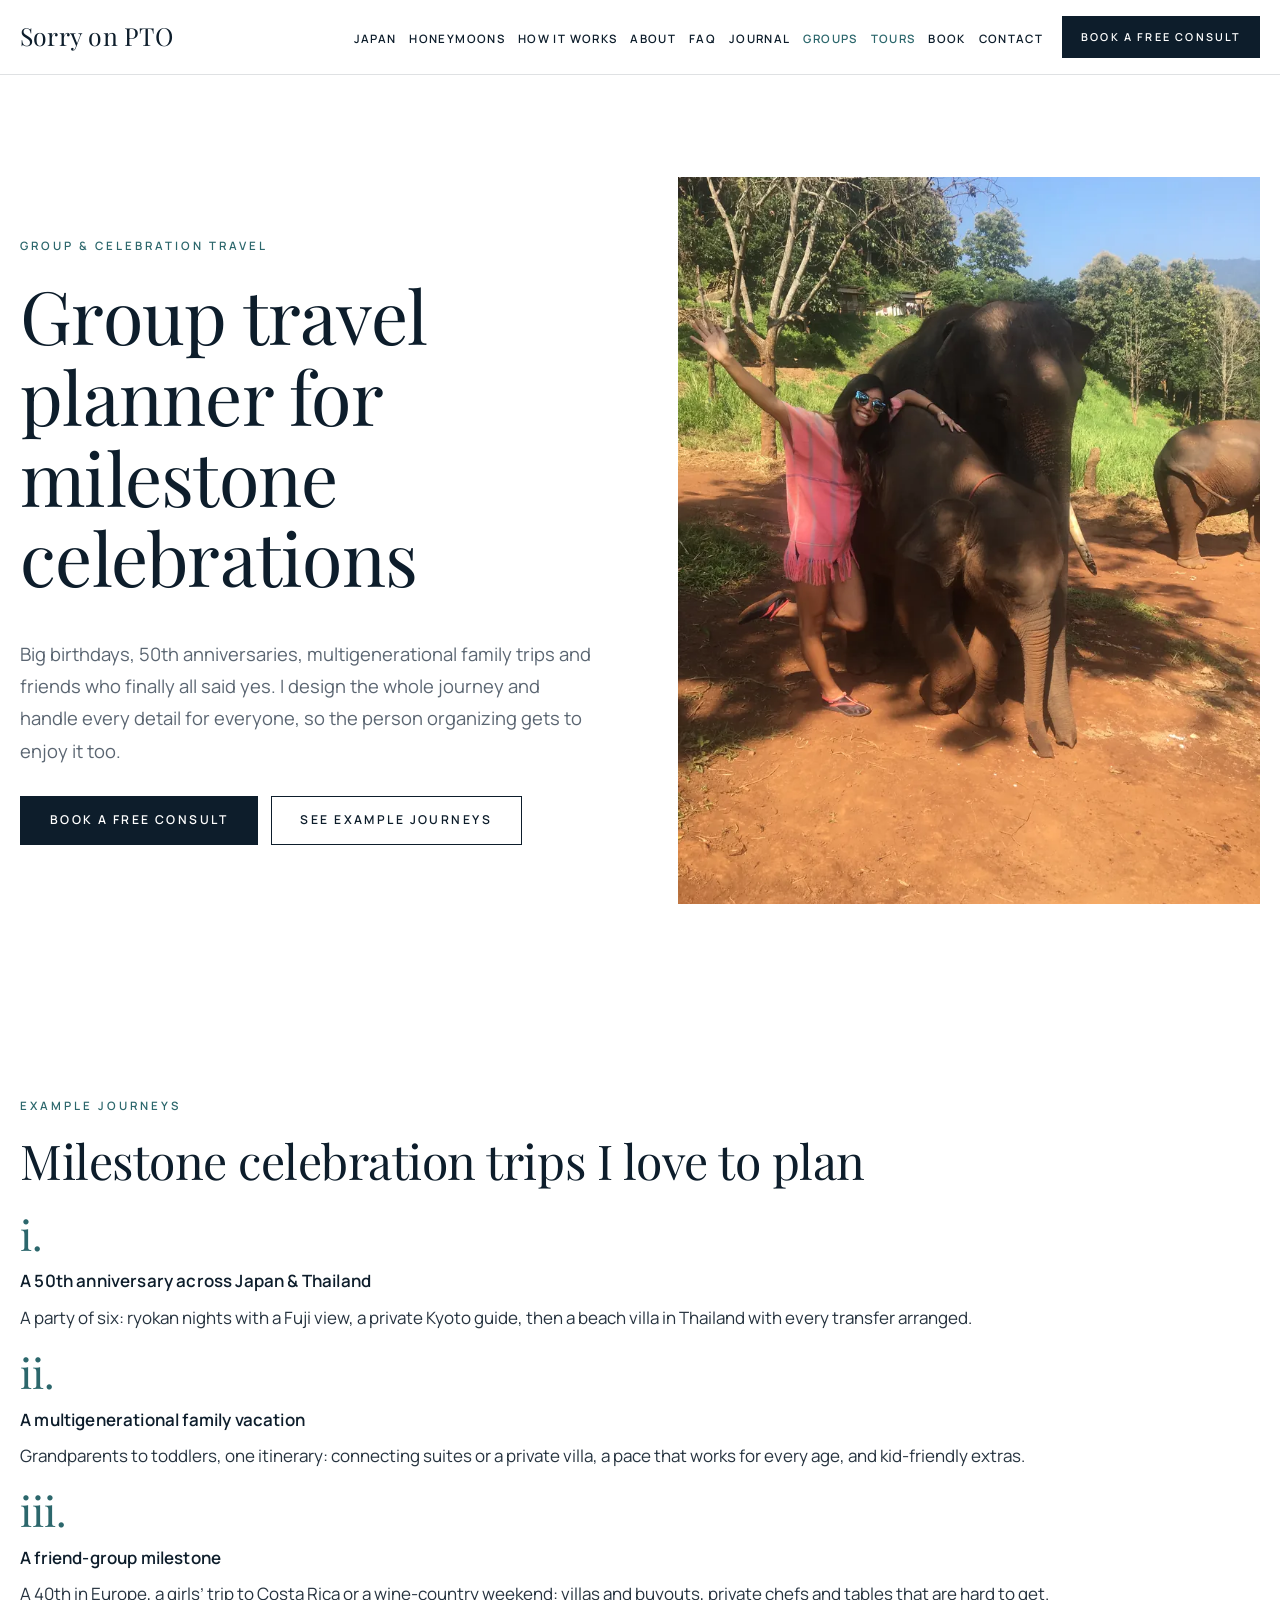
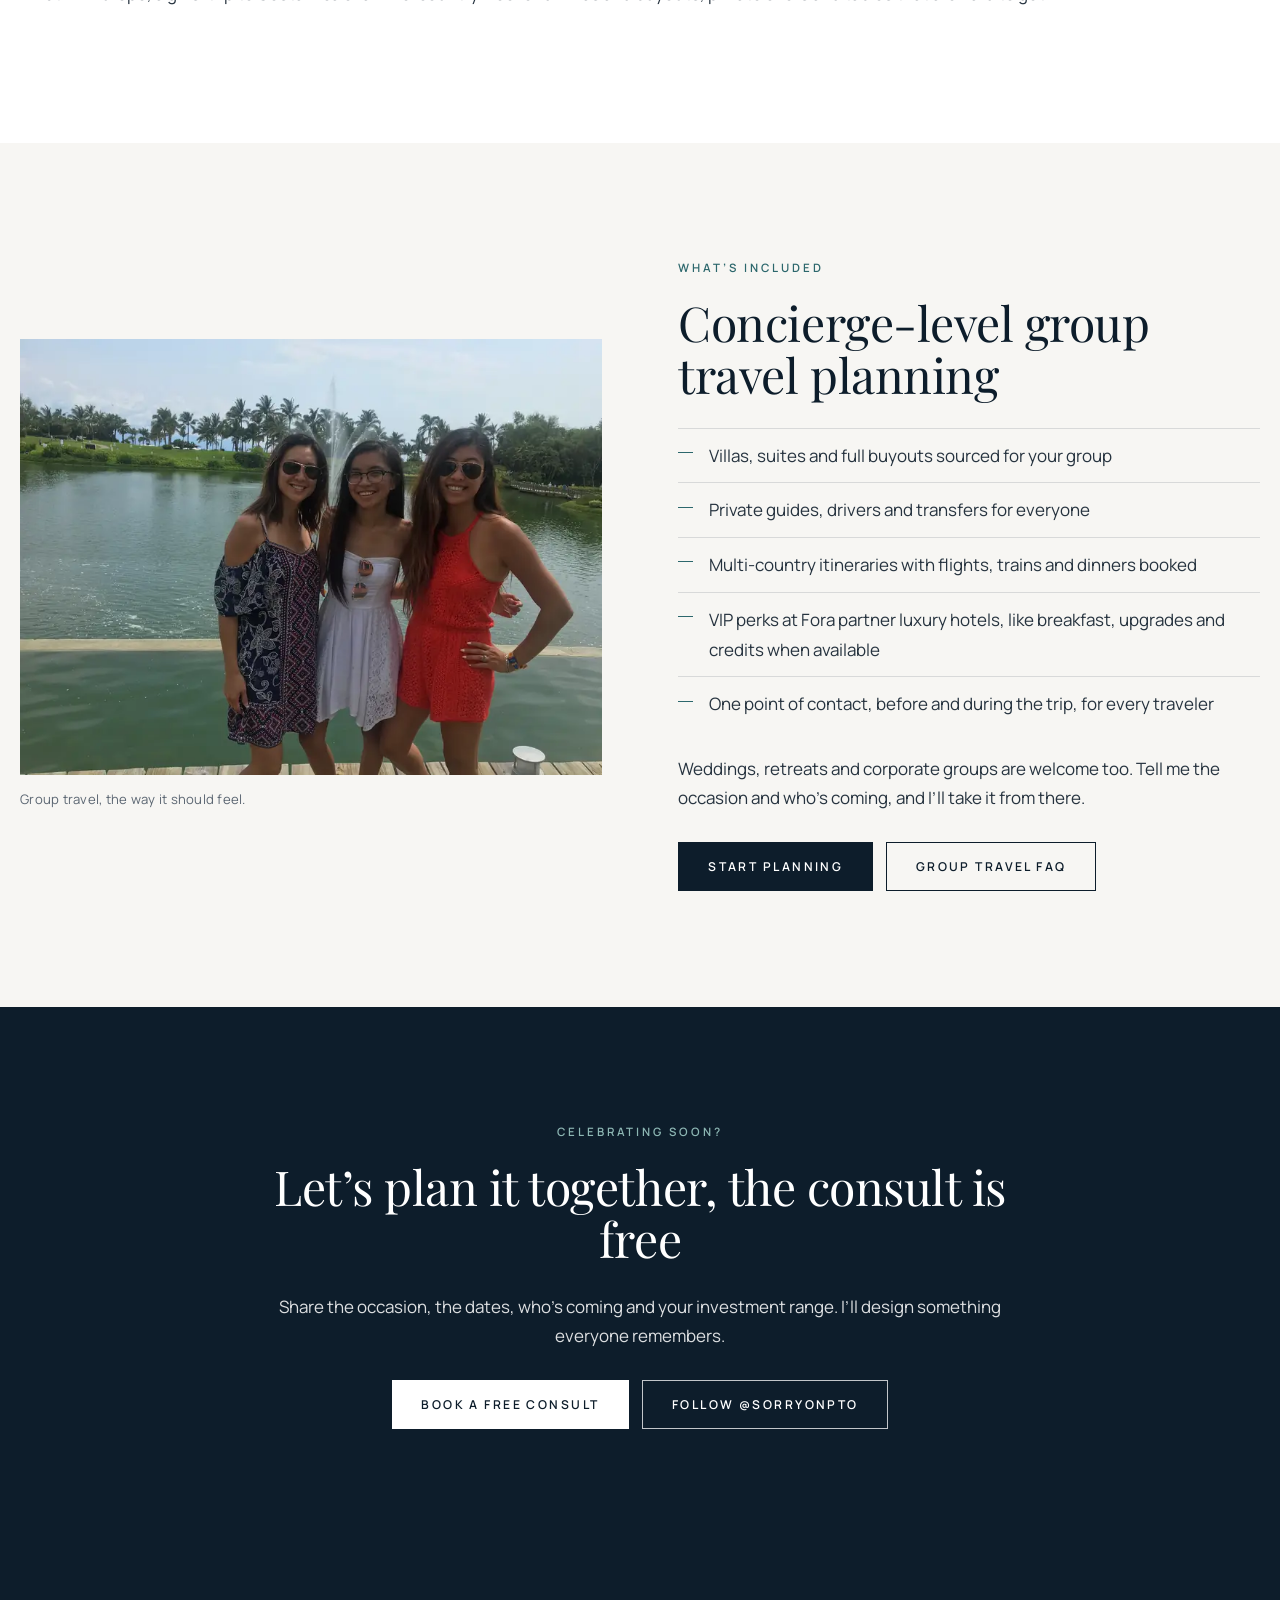
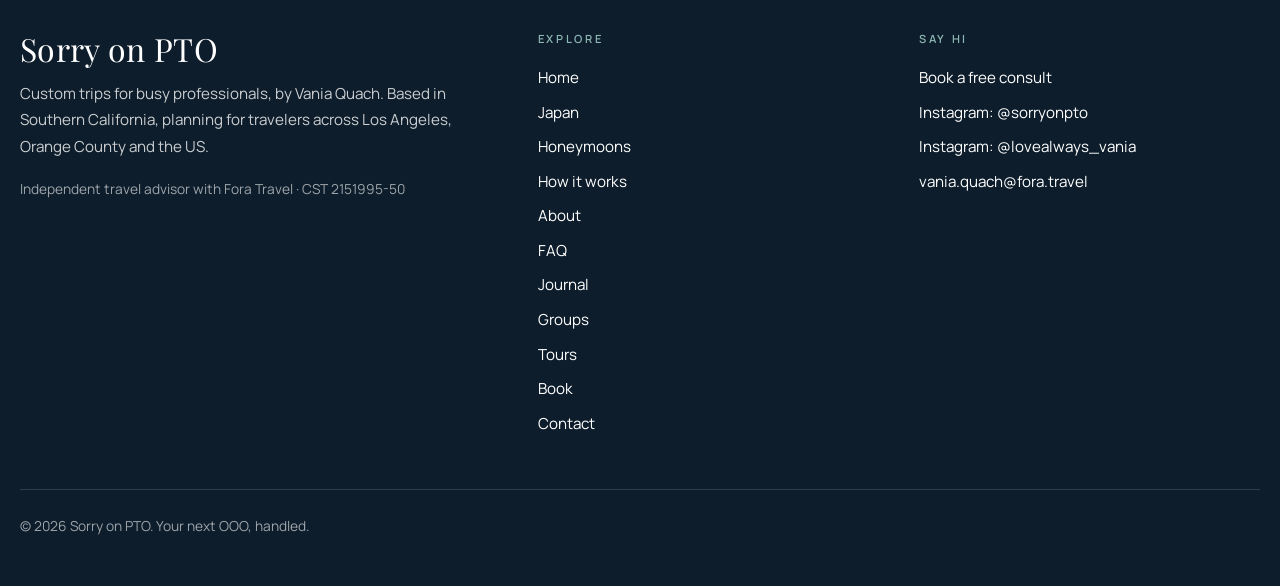
<file: groups/index.html>
<!doctype html>
<html lang="en">
<head>
<meta charset="utf-8">
<meta name="viewport" content="width=device-width, initial-scale=1">
<title>Group Travel Planner | Milestone Celebration Trips | Sorry on PTO</title>
<meta name="description" content="Group travel planner for 50th anniversary trips, multigenerational family vacations and friend-group celebrations. Villas, private guides, every detail handled.">
<link rel="canonical" href="https://sorryonpto.com/groups/">
<meta name="theme-color" content="#0D1D2B">
<meta property="og:type" content="website">
<meta property="og:site_name" content="Sorry on PTO">
<meta property="og:title" content="Group Travel Planner | Milestone Celebration Trips | Sorry on PTO">
<meta property="og:description" content="Group travel planner for 50th anniversary trips, multigenerational family vacations and friend-group celebrations. Villas, private guides, every detail handled.">
<meta property="og:url" content="https://sorryonpto.com/groups/">
<meta property="og:image" content="https://sorryonpto.com/og.jpg">
<meta property="og:image:width" content="1200">
<meta property="og:image:height" content="630">
<meta name="twitter:card" content="summary_large_image">
<meta name="twitter:title" content="Group Travel Planner | Milestone Celebration Trips | Sorry on PTO">
<meta name="twitter:description" content="Group travel planner for 50th anniversary trips, multigenerational family vacations and friend-group celebrations. Villas, private guides, every detail handled.">
<meta name="twitter:image" content="https://sorryonpto.com/og.jpg">
<link rel="icon" href="../favicon.svg" type="image/svg+xml">
<link rel="preload" href="../fonts/PlayfairDisplay-normal.woff2" as="font" type="font/woff2" crossorigin>
<link rel="stylesheet" href="../styles.css">
<script type="application/ld+json">{"@context": "https://schema.org", "@type": "TravelAgency", "@id": "https://sorryonpto.com/#business", "name": "Sorry on PTO", "url": "https://sorryonpto.com/", "image": "https://sorryonpto.com/og.jpg", "description": "Custom Japan and luxury travel itineraries for busy professionals, planned by Fora Travel advisor Vania Quach.", "email": "vania.quach@fora.travel", "address": {"@type": "PostalAddress", "addressRegion": "CA", "addressCountry": "US"}, "areaServed": [{"@type": "AdministrativeArea", "name": "Southern California"}, {"@type": "City", "name": "Los Angeles"}, {"@type": "AdministrativeArea", "name": "Orange County"}, {"@type": "Country", "name": "United States"}, {"@type": "Place", "name": "Worldwide"}], "knowsAbout": ["Luxury travel", "Japan travel", "Custom itineraries", "Honeymoons", "Luxury hotels", "Group travel", "Milestone celebration trips", "Multigenerational family travel"], "founder": {"@id": "https://sorryonpto.com/about/#vania"}, "parentOrganization": {"@type": "Organization", "name": "Fora Travel", "url": "https://www.foratravel.com/"}, "sameAs": ["https://www.instagram.com/sorryonpto/", "https://www.instagram.com/lovealways_vania/"], "potentialAction": {"@type": "ReserveAction", "target": "https://trips.foratravel.com/vania-quach/book", "name": "Book a free trip consultation"}}</script>
<script type="application/ld+json">{"@context": "https://schema.org", "@type": "BreadcrumbList", "itemListElement": [{"@type": "ListItem", "position": 1, "name": "Home", "item": "https://sorryonpto.com/"}, {"@type": "ListItem", "position": 2, "name": "Group & celebration travel", "item": "https://sorryonpto.com/groups/"}]}</script>
</head>
<body>
<a class="skip" href="#main">Skip to content</a>
<header class="site-header">
  <div class="wrap header-in">
    <a class="brand" href="../">Sorry on PTO</a>
    <nav aria-label="Main" class="nav-desktop"><ul><li><a href="../japan-travel-advisor/">Japan</a></li><li><a href="../honeymoons-couples-trips/">Honeymoons</a></li><li><a href="../how-it-works/">How it works</a></li><li><a href="../about/">About</a></li><li><a href="../faq/">FAQ</a></li><li><a href="../blog/">Journal</a></li><li><a href="../groups/" aria-current="page">Groups</a></li><li><a class="nav-tours" href="../tours/">Tours</a></li><li><a href="../book/">Book</a></li><li><a href="../contact/">Contact</a></li></ul></nav>
    <a class="btn btn-small header-cta" href="../book/">Book a free consult</a>
    <details class="nav-mobile">
      <summary aria-label="Menu"><span></span><span></span><span></span></summary>
      <nav aria-label="Mobile"><ul><li><a href="../japan-travel-advisor/">Japan</a></li><li><a href="../honeymoons-couples-trips/">Honeymoons</a></li><li><a href="../how-it-works/">How it works</a></li><li><a href="../about/">About</a></li><li><a href="../faq/">FAQ</a></li><li><a href="../blog/">Journal</a></li><li><a href="../groups/" aria-current="page">Groups</a></li><li><a class="nav-tours" href="../tours/">Tours</a></li><li><a href="../book/">Book</a></li><li><a href="../contact/">Contact</a></li><li><a class="btn" href="../book/">Book a free consult</a></li></ul></nav>
    </details>
  </div>
</header>
<main id="main">
<section class="page-hero"><div class="wrap split"><div><p class="eyebrow">Group &amp; celebration travel</p><h1>Group travel planner for milestone celebrations</h1><p class="lede">Big birthdays, 50th anniversaries, multigenerational family trips and friends who finally all said yes. I design the whole journey and handle every detail for everyone, so the person organizing gets to enjoy it too.</p><div class="btn-row"><a class="btn" href="../book/">Book a free consult</a><a class="btn btn-ghost" href="#occasions">See example journeys</a></div></div>
<figure class="hero-media"><div class="hero-img"><img src="../img/vania-elephant-sanctuary-800.webp" srcset="../img/vania-elephant-sanctuary-800.webp 800w, ../img/vania-elephant-sanctuary-1600.webp 1050w" sizes="(max-width: 860px) 86vw, 420px" width="800" height="1067" alt="Vania with an elephant at an elephant sanctuary" fetchpriority="high"></div></figure></div></section>
<section id="occasions"><div class="wrap"><p class="eyebrow">Example journeys</p><h2>Milestone celebration trips I love to plan</h2>
<ol class="steps">
<li><span class="step-n">i.</span><h3>A 50th anniversary across Japan &amp; Thailand</h3><p>A party of six: ryokan nights with a Fuji view, a private Kyoto guide, then a beach villa in Thailand with every transfer arranged.</p></li>
<li><span class="step-n">ii.</span><h3>A multigenerational family vacation</h3><p>Grandparents to toddlers, one itinerary: connecting suites or a private villa, a pace that works for every age, and kid-friendly extras.</p></li>
<li><span class="step-n">iii.</span><h3>A friend-group milestone</h3><p>A 40th in Europe, a girls’ trip to Costa Rica or a wine-country weekend: villas and buyouts, private chefs and tables that are hard to get.</p></li>
</ol></div></section>
<section class="bg-sand"><div class="wrap split rev"><div><p class="eyebrow">What’s included</p><h2>Concierge-level group travel planning</h2>
<ul class="ticks"><li>Villas, suites and full buyouts sourced for your group</li><li>Private guides, drivers and transfers for everyone</li><li>Multi-country itineraries with flights, trains and dinners booked</li><li>VIP perks at Fora partner luxury hotels, like breakfast, upgrades and credits when available</li><li>One point of contact, before and during the trip, for every traveler</li></ul>
<p>Weddings, retreats and corporate groups are welcome too. Tell me the occasion and who’s coming, and I’ll take it from there.</p>
<div class="btn-row"><a class="btn" href="../book/">Start planning</a><a class="btn btn-ghost" href="../faq/">Group travel FAQ</a></div></div>
<figure class="portrait-slot" id="group-photo"><img src="../img/vania-group-trip-friends-800.webp" srcset="../img/vania-group-trip-friends-800.webp 800w, ../img/vania-group-trip-friends-1600.webp 1600w" sizes="(max-width: 860px) 100vw, 50vw" width="1600" height="1200" alt="Vania and friends together on a group trip" loading="lazy" decoding="async"><figcaption>Group travel, the way it should feel.</figcaption></figure></div></section>
<section class="bg-green center"><div class="narrow"><p class="eyebrow">Celebrating soon?</p><h2>Let’s plan it together, the consult is free</h2><p>Share the occasion, the dates, who’s coming and your investment range. I’ll design something everyone remembers.</p><div class="btn-row"><a class="btn" href="../book/">Book a free consult</a><a class="btn btn-ghost" href="https://www.instagram.com/sorryonpto/">Follow @sorryonpto</a></div></div></section>
</main>
<footer class="site-footer">
  <div class="wrap footer-grid">
    <div>
      <p class="brand brand-foot">Sorry on PTO</p>
      <p>Custom trips for busy professionals, by Vania Quach. Based in Southern California, planning for travelers across Los Angeles, Orange County and the US.</p>
      <p class="small">Independent travel advisor with Fora Travel · CST 2151995-50</p>
    </div>
    <div>
      <h2 class="foot-h">Explore</h2>
      <ul class="foot-links"><li><a href="../">Home</a></li><li><a href="../japan-travel-advisor/">Japan</a></li><li><a href="../honeymoons-couples-trips/">Honeymoons</a></li><li><a href="../how-it-works/">How it works</a></li><li><a href="../about/">About</a></li><li><a href="../faq/">FAQ</a></li><li><a href="../blog/">Journal</a></li><li><a href="../groups/" aria-current="page">Groups</a></li><li><a class="nav-tours" href="../tours/">Tours</a></li><li><a href="../book/">Book</a></li><li><a href="../contact/">Contact</a></li></ul>
    </div>
    <div>
      <h2 class="foot-h">Say hi</h2>
      <ul class="foot-links">
        <li><a href="../book/">Book a free consult</a></li>
        <li><a href="https://www.instagram.com/sorryonpto/">Instagram: @sorryonpto</a></li>
        <li><a href="https://www.instagram.com/lovealways_vania/">Instagram: @lovealways_vania</a></li>
        <li><a href="mailto:vania.quach@fora.travel">vania.quach@fora.travel</a></li>
      </ul>
    </div>
  </div>
  <p class="wrap small copy">© 2026 Sorry on PTO. Your next OOO, handled.</p>
</footer>
</body>
</html>
</file>
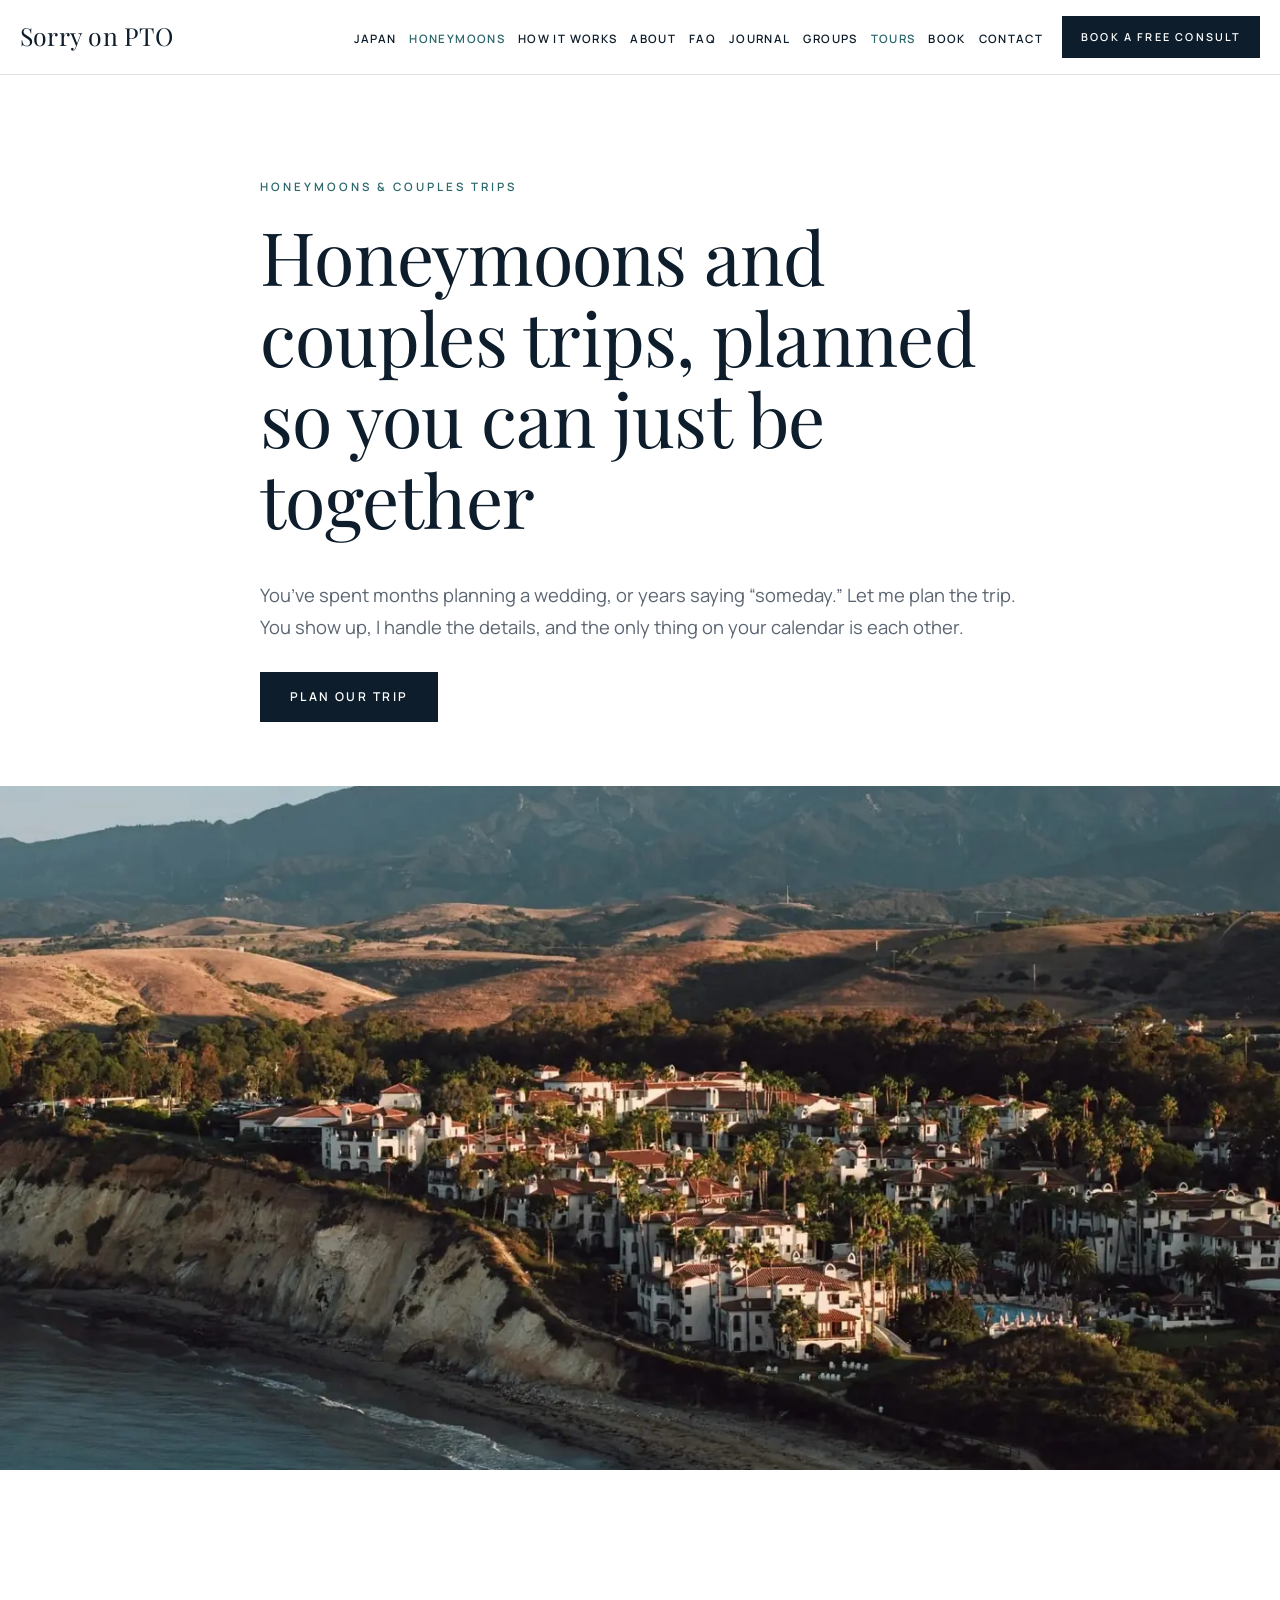
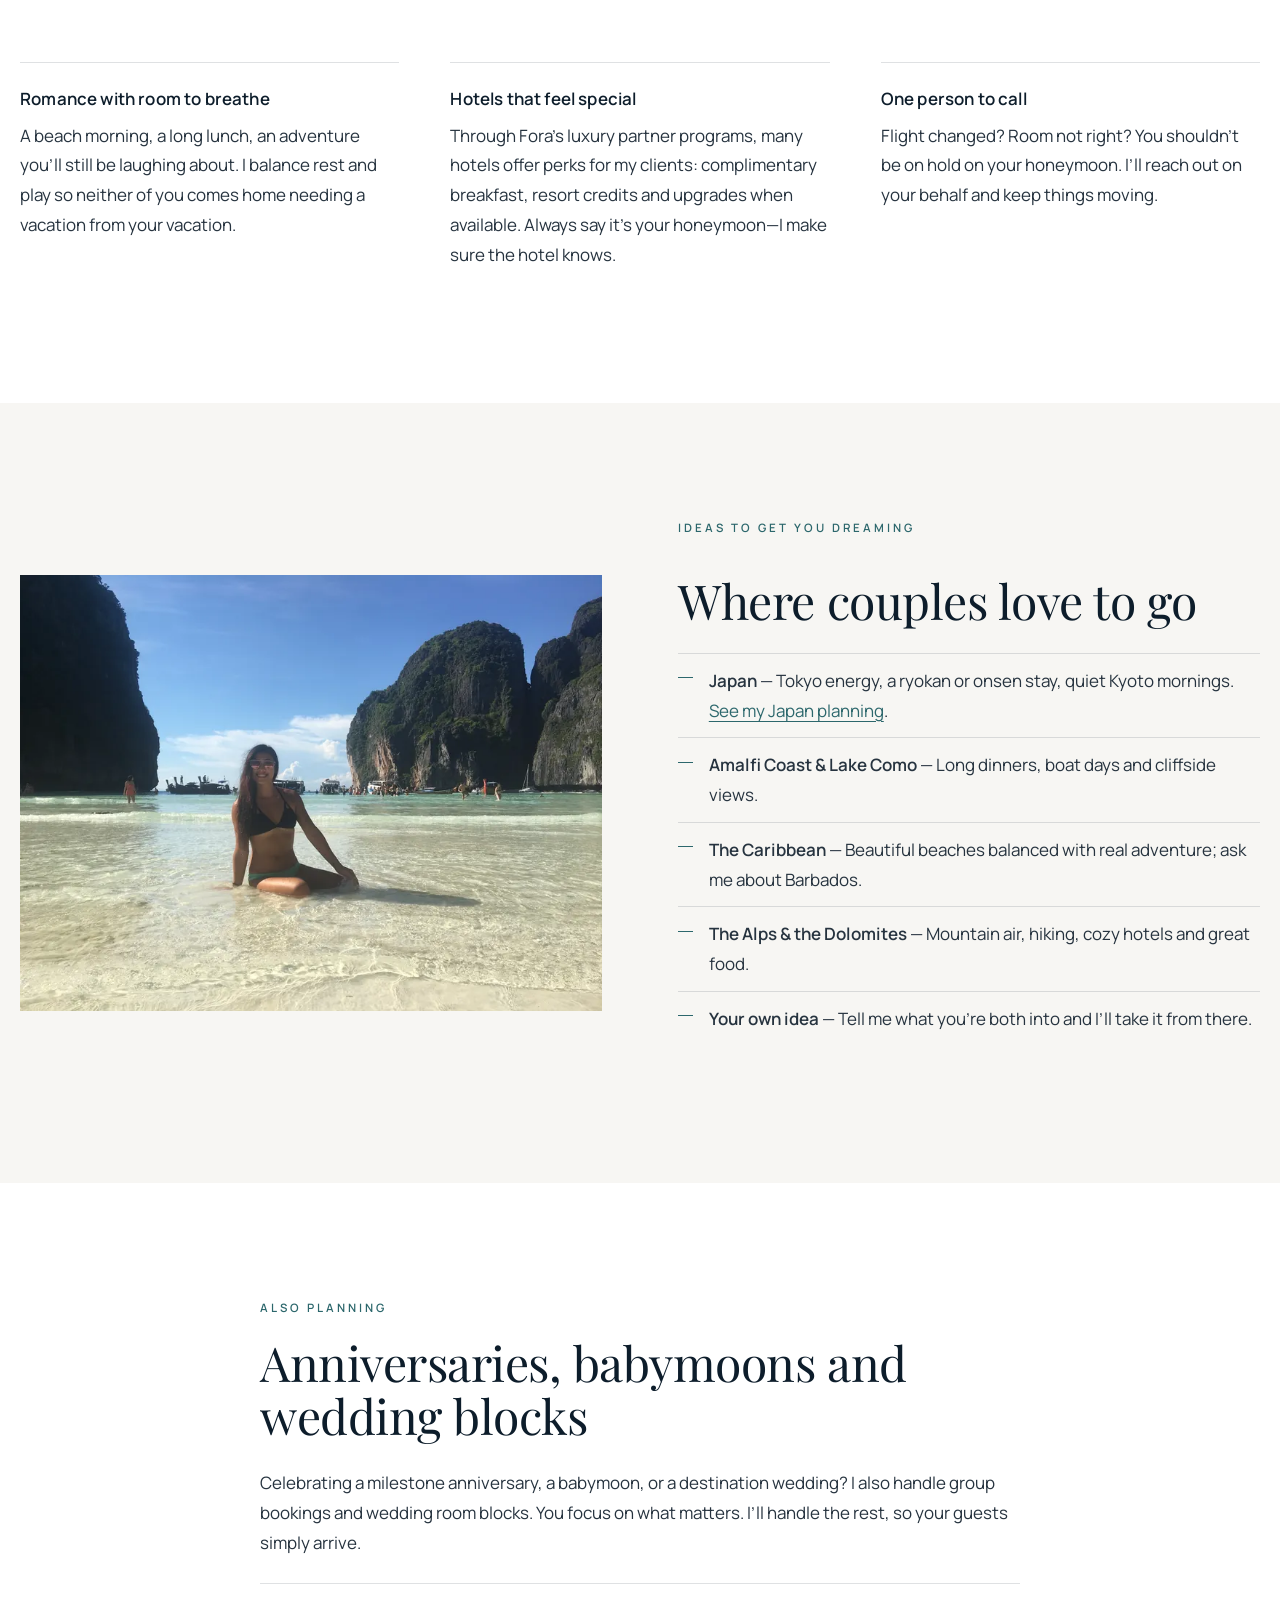
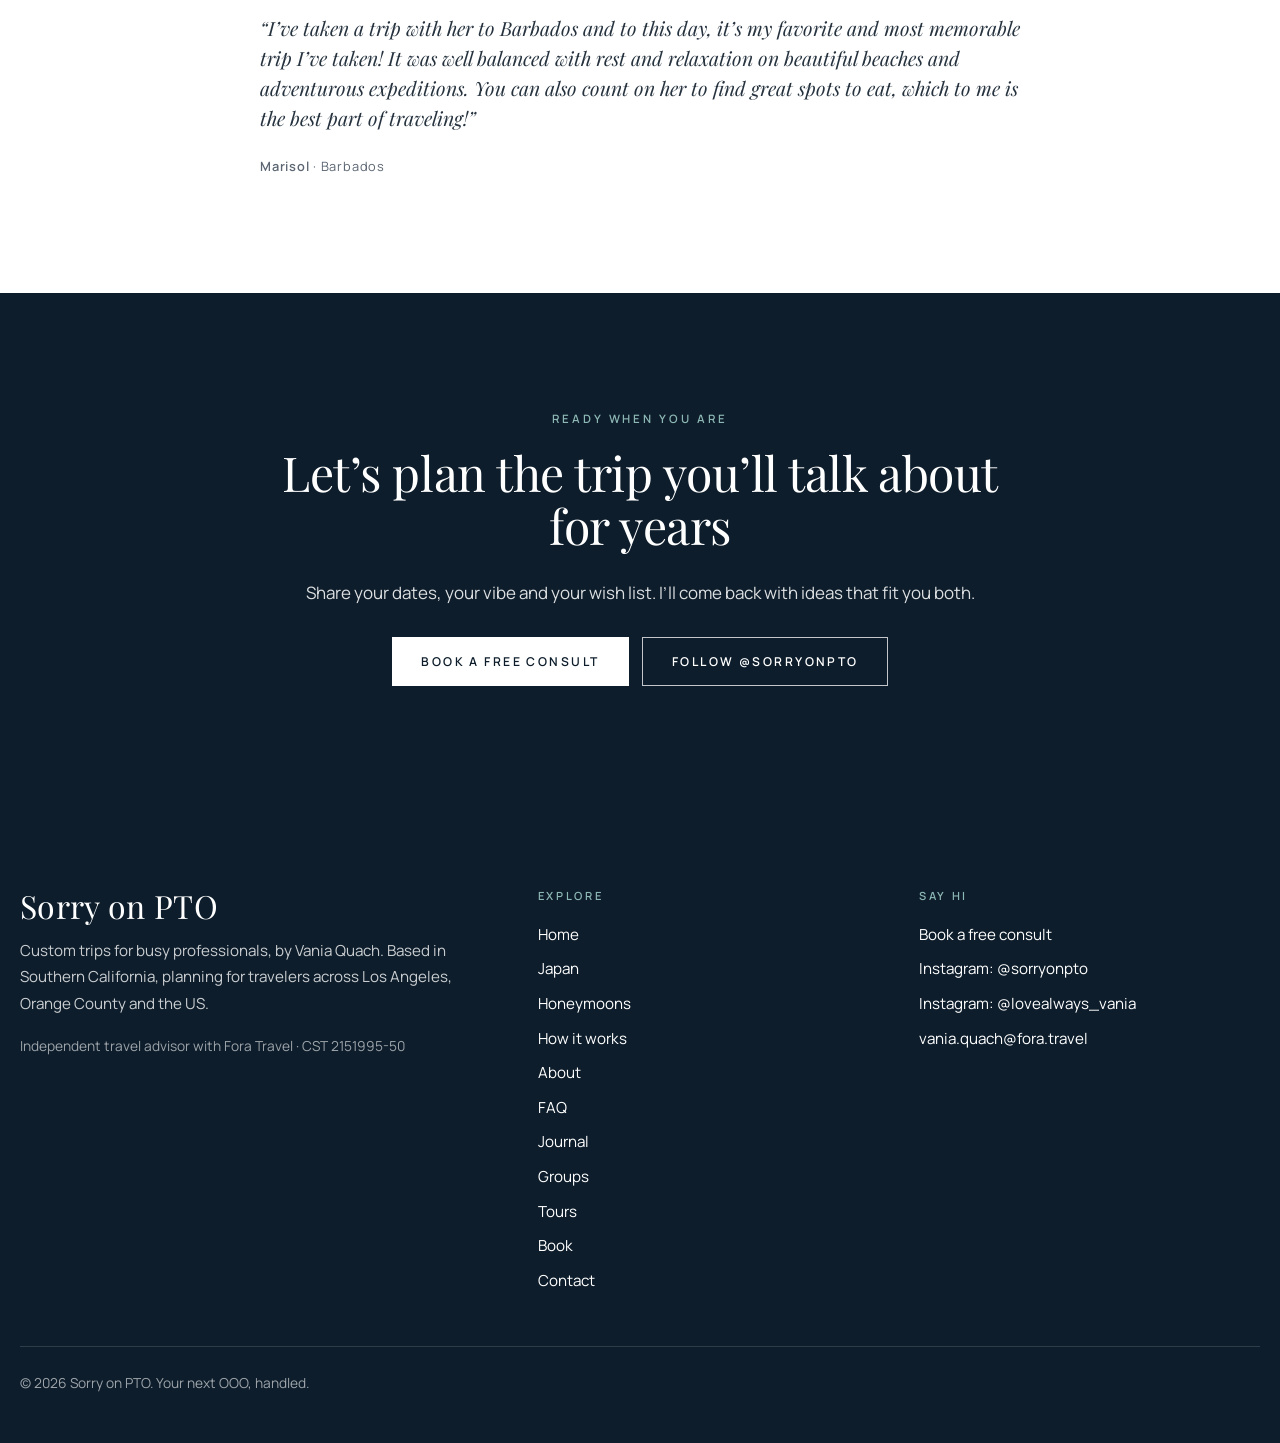
<file: honeymoons-couples-trips/index.html>
<!doctype html>
<html lang="en">
<head>
<meta charset="utf-8">
<meta name="viewport" content="width=device-width, initial-scale=1">
<title>Luxury Honeymoon & Anniversary Trip Planner | Sorry on PTO</title>
<meta name="description" content="Luxury honeymoons and anniversary trips planned by Fora advisor Vania Quach: Amalfi, Lake Como, Japan and Thailand, with suites, private transfers and VIP perks.">
<link rel="canonical" href="https://sorryonpto.com/honeymoons-couples-trips/">
<meta name="theme-color" content="#0D1D2B">
<meta property="og:type" content="website">
<meta property="og:site_name" content="Sorry on PTO">
<meta property="og:title" content="Luxury Honeymoon & Anniversary Trip Planner | Sorry on PTO">
<meta property="og:description" content="Luxury honeymoons and anniversary trips planned by Fora advisor Vania Quach: Amalfi, Lake Como, Japan and Thailand, with suites, private transfers and VIP perks.">
<meta property="og:url" content="https://sorryonpto.com/honeymoons-couples-trips/">
<meta property="og:image" content="https://sorryonpto.com/og.jpg">
<meta property="og:image:width" content="1200">
<meta property="og:image:height" content="630">
<meta name="twitter:card" content="summary_large_image">
<meta name="twitter:title" content="Luxury Honeymoon & Anniversary Trip Planner | Sorry on PTO">
<meta name="twitter:description" content="Luxury honeymoons and anniversary trips planned by Fora advisor Vania Quach: Amalfi, Lake Como, Japan and Thailand, with suites, private transfers and VIP perks.">
<meta name="twitter:image" content="https://sorryonpto.com/og.jpg">
<link rel="icon" href="../favicon.svg" type="image/svg+xml">
<link rel="preload" href="../fonts/PlayfairDisplay-normal.woff2" as="font" type="font/woff2" crossorigin>
<link rel="stylesheet" href="../styles.css">
<script type="application/ld+json">{"@context": "https://schema.org", "@type": "TravelAgency", "@id": "https://sorryonpto.com/#business", "name": "Sorry on PTO", "url": "https://sorryonpto.com/", "image": "https://sorryonpto.com/og.jpg", "description": "Custom Japan and luxury travel itineraries for busy professionals, planned by Fora Travel advisor Vania Quach.", "email": "vania.quach@fora.travel", "address": {"@type": "PostalAddress", "addressRegion": "CA", "addressCountry": "US"}, "areaServed": [{"@type": "AdministrativeArea", "name": "Southern California"}, {"@type": "City", "name": "Los Angeles"}, {"@type": "AdministrativeArea", "name": "Orange County"}, {"@type": "Country", "name": "United States"}, {"@type": "Place", "name": "Worldwide"}], "knowsAbout": ["Luxury travel", "Japan travel", "Custom itineraries", "Honeymoons", "Luxury hotels", "Group travel", "Milestone celebration trips", "Multigenerational family travel"], "founder": {"@id": "https://sorryonpto.com/about/#vania"}, "parentOrganization": {"@type": "Organization", "name": "Fora Travel", "url": "https://www.foratravel.com/"}, "sameAs": ["https://www.instagram.com/sorryonpto/", "https://www.instagram.com/lovealways_vania/"], "potentialAction": {"@type": "ReserveAction", "target": "https://trips.foratravel.com/vania-quach/book", "name": "Book a free trip consultation"}}</script>
<script type="application/ld+json">{"@context": "https://schema.org", "@type": "BreadcrumbList", "itemListElement": [{"@type": "ListItem", "position": 1, "name": "Home", "item": "https://sorryonpto.com/"}, {"@type": "ListItem", "position": 2, "name": "Honeymoons & Couples Trips", "item": "https://sorryonpto.com/honeymoons-couples-trips/"}]}</script>
</head>
<body>
<a class="skip" href="#main">Skip to content</a>
<header class="site-header">
  <div class="wrap header-in">
    <a class="brand" href="../">Sorry on PTO</a>
    <nav aria-label="Main" class="nav-desktop"><ul><li><a href="../japan-travel-advisor/">Japan</a></li><li><a href="../honeymoons-couples-trips/" aria-current="page">Honeymoons</a></li><li><a href="../how-it-works/">How it works</a></li><li><a href="../about/">About</a></li><li><a href="../faq/">FAQ</a></li><li><a href="../blog/">Journal</a></li><li><a href="../groups/">Groups</a></li><li><a class="nav-tours" href="../tours/">Tours</a></li><li><a href="../book/">Book</a></li><li><a href="../contact/">Contact</a></li></ul></nav>
    <a class="btn btn-small header-cta" href="../book/">Book a free consult</a>
    <details class="nav-mobile">
      <summary aria-label="Menu"><span></span><span></span><span></span></summary>
      <nav aria-label="Mobile"><ul><li><a href="../japan-travel-advisor/">Japan</a></li><li><a href="../honeymoons-couples-trips/" aria-current="page">Honeymoons</a></li><li><a href="../how-it-works/">How it works</a></li><li><a href="../about/">About</a></li><li><a href="../faq/">FAQ</a></li><li><a href="../blog/">Journal</a></li><li><a href="../groups/">Groups</a></li><li><a class="nav-tours" href="../tours/">Tours</a></li><li><a href="../book/">Book</a></li><li><a href="../contact/">Contact</a></li><li><a class="btn" href="../book/">Book a free consult</a></li></ul></nav>
    </details>
  </div>
</header>
<main id="main">

<section class="page-hero"><div class="narrow"><p class="eyebrow">Honeymoons &amp; couples trips</p><h1>Honeymoons and couples trips, planned so you can just be together</h1><p class="lede">You’ve spent months planning a wedding, or years saying “someday.” Let me plan the trip. You show up, I handle the details, and the only thing on your calendar is each other.</p><div class="btn-row"><a class="btn" href="../book/">Plan our trip</a></div></div><div class="wrap banner"><img src="../img/coastal-village-1400.webp" srcset="../img/coastal-village-1400.webp 1400w" sizes="100vw" width="1400" height="1049" alt="A pastel seaside village stacked above the water at golden hour" fetchpriority="high"></div></section>
<section><div class="wrap grid grid-3">
<div class="card"><h3>Romance with room to breathe</h3><p>A beach morning, a long lunch, an adventure you’ll still be laughing about. I balance rest and play so neither of you comes home needing a vacation from your vacation.</p></div>
<div class="card"><h3>Hotels that feel special</h3><p>Through Fora’s luxury partner programs, many hotels offer perks for my clients: complimentary breakfast, resort credits and upgrades when available. Always say it’s your honeymoon—I make sure the hotel knows.</p></div>
<div class="card"><h3>One person to call</h3><p>Flight changed? Room not right? You shouldn’t be on hold on your honeymoon. I’ll reach out on your behalf and keep things moving.</p></div>
</div></section>
<section class="bg-sand"><div class="wrap split"><figure class="round"><img src="../img/vania-thailand-turquoise-bay-800.webp" srcset="../img/vania-thailand-turquoise-bay-800.webp 800w, ../img/vania-thailand-turquoise-bay-1600.webp 1600w" sizes="(max-width: 860px) 100vw, 50vw" width="1600" height="1200" alt="Vania relaxing in turquoise water in Thailand" loading="lazy" decoding="async"></figure><div class="prose"><p class="eyebrow">Ideas to get you dreaming</p><h2>Where couples love to go</h2><ul class="ticks"><li><strong>Japan</strong> — Tokyo energy, a ryokan or onsen stay, quiet Kyoto mornings. <a href="../japan-travel-advisor/">See my Japan planning</a>.</li><li><strong>Amalfi Coast &amp; Lake Como</strong> — Long dinners, boat days and cliffside views.</li><li><strong>The Caribbean</strong> — Beautiful beaches balanced with real adventure; ask me about Barbados.</li><li><strong>The Alps &amp; the Dolomites</strong> — Mountain air, hiking, cozy hotels and great food.</li><li><strong>Your own idea</strong> — Tell me what you’re both into and I’ll take it from there.</li></ul></div></div></section>
<section><div class="narrow"><p class="eyebrow">Also planning</p><h2>Anniversaries, babymoons and wedding blocks</h2><p>Celebrating a milestone anniversary, a babymoon, or a destination wedding? I also handle group bookings and wedding room blocks. You focus on what matters. I’ll handle the rest, so your guests simply arrive.</p><figure class="quote" style="margin-top:1.6rem"><blockquote><p>“I’ve taken a trip with her to Barbados and to this day, it’s my favorite and most memorable trip I’ve taken! It was well balanced with rest and relaxation on beautiful beaches and adventurous expeditions. You can also count on her to find great spots to eat, which to me is the best part of traveling!”</p></blockquote><figcaption><cite><strong>Marisol</strong> · Barbados</cite></figcaption></figure></div></section>
<section class="bg-green center"><div class="narrow"><p class="eyebrow">Ready when you are</p><h2>Let’s plan the trip you’ll talk about for years</h2><p>Share your dates, your vibe and your wish list. I’ll come back with ideas that fit you both.</p><div class="btn-row"><a class="btn" href="../book/">Book a free consult</a><a class="btn btn-ghost" href="https://www.instagram.com/sorryonpto/">Follow @sorryonpto</a></div></div></section>
</main>
<footer class="site-footer">
  <div class="wrap footer-grid">
    <div>
      <p class="brand brand-foot">Sorry on PTO</p>
      <p>Custom trips for busy professionals, by Vania Quach. Based in Southern California, planning for travelers across Los Angeles, Orange County and the US.</p>
      <p class="small">Independent travel advisor with Fora Travel · CST 2151995-50</p>
    </div>
    <div>
      <h2 class="foot-h">Explore</h2>
      <ul class="foot-links"><li><a href="../">Home</a></li><li><a href="../japan-travel-advisor/">Japan</a></li><li><a href="../honeymoons-couples-trips/" aria-current="page">Honeymoons</a></li><li><a href="../how-it-works/">How it works</a></li><li><a href="../about/">About</a></li><li><a href="../faq/">FAQ</a></li><li><a href="../blog/">Journal</a></li><li><a href="../groups/">Groups</a></li><li><a class="nav-tours" href="../tours/">Tours</a></li><li><a href="../book/">Book</a></li><li><a href="../contact/">Contact</a></li></ul>
    </div>
    <div>
      <h2 class="foot-h">Say hi</h2>
      <ul class="foot-links">
        <li><a href="../book/">Book a free consult</a></li>
        <li><a href="https://www.instagram.com/sorryonpto/">Instagram: @sorryonpto</a></li>
        <li><a href="https://www.instagram.com/lovealways_vania/">Instagram: @lovealways_vania</a></li>
        <li><a href="mailto:vania.quach@fora.travel">vania.quach@fora.travel</a></li>
      </ul>
    </div>
  </div>
  <p class="wrap small copy">© 2026 Sorry on PTO. Your next OOO, handled.</p>
</footer>
</body>
</html>
</file>
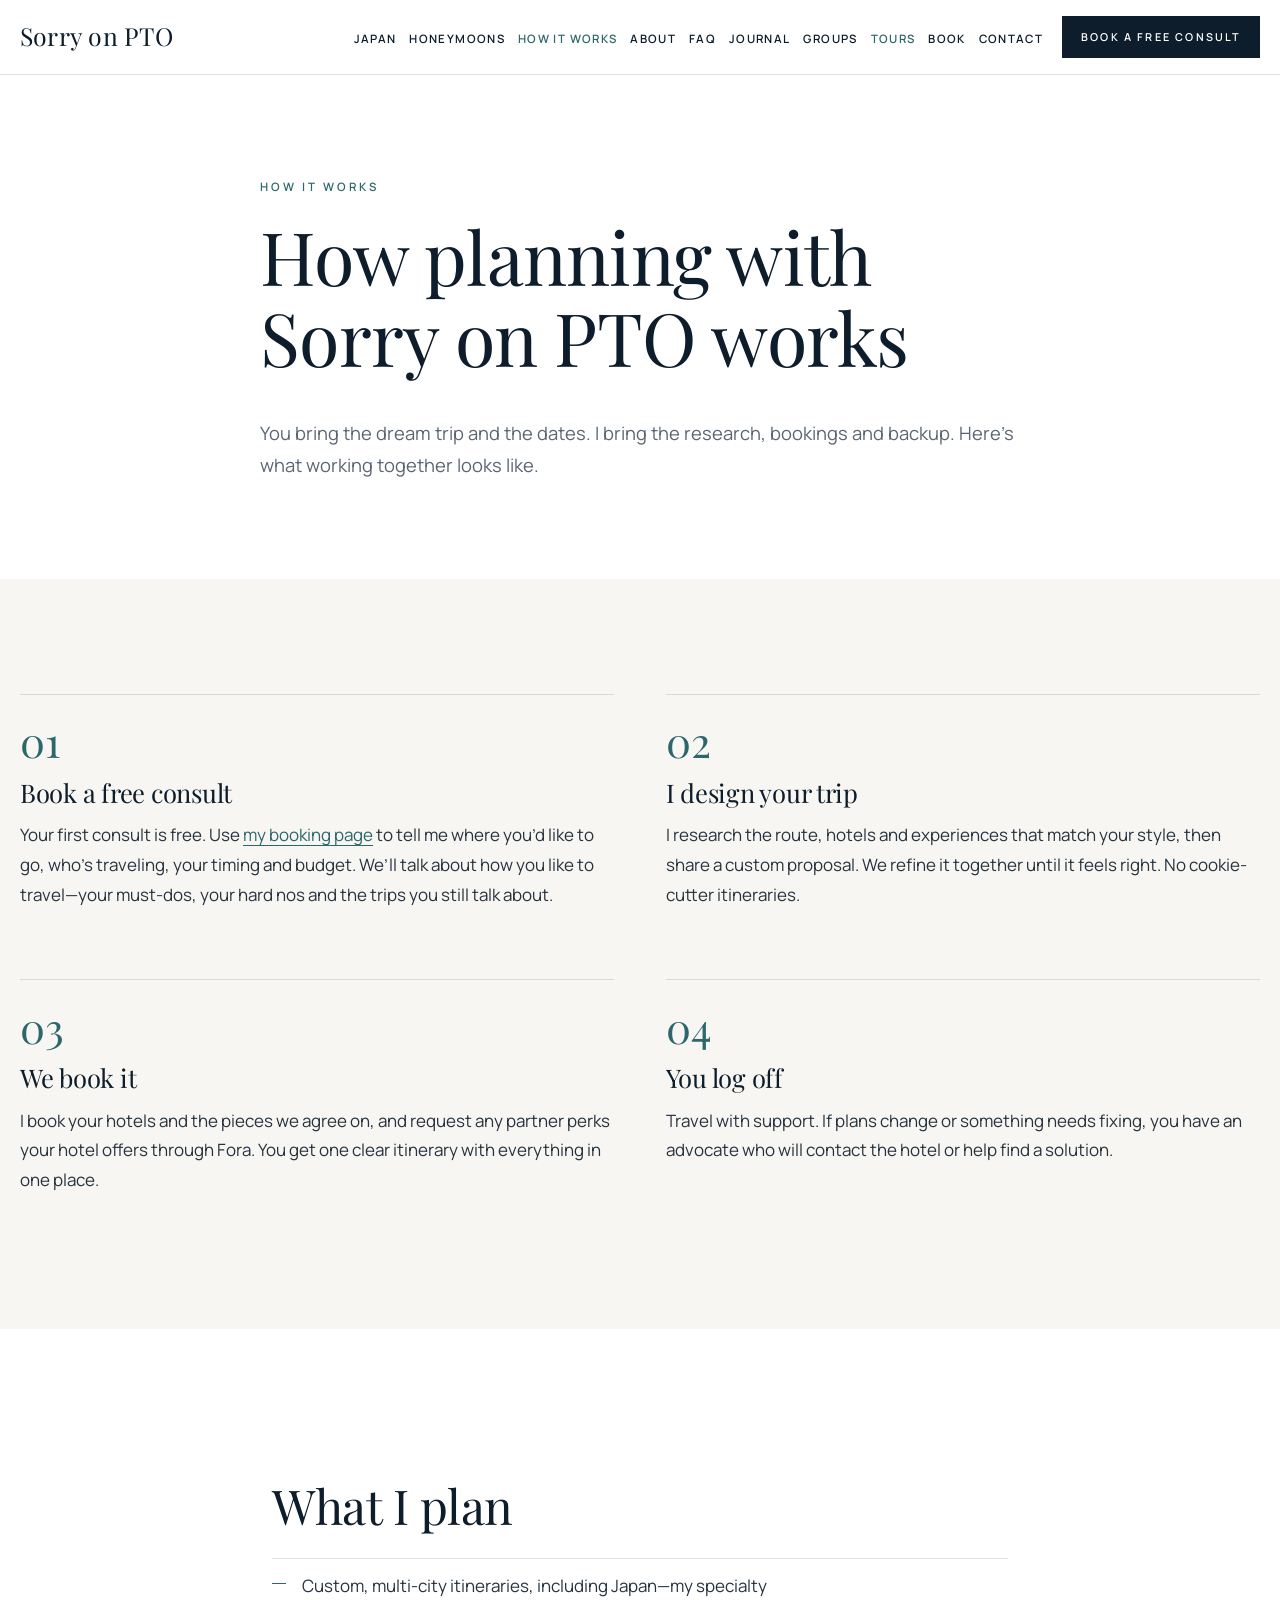
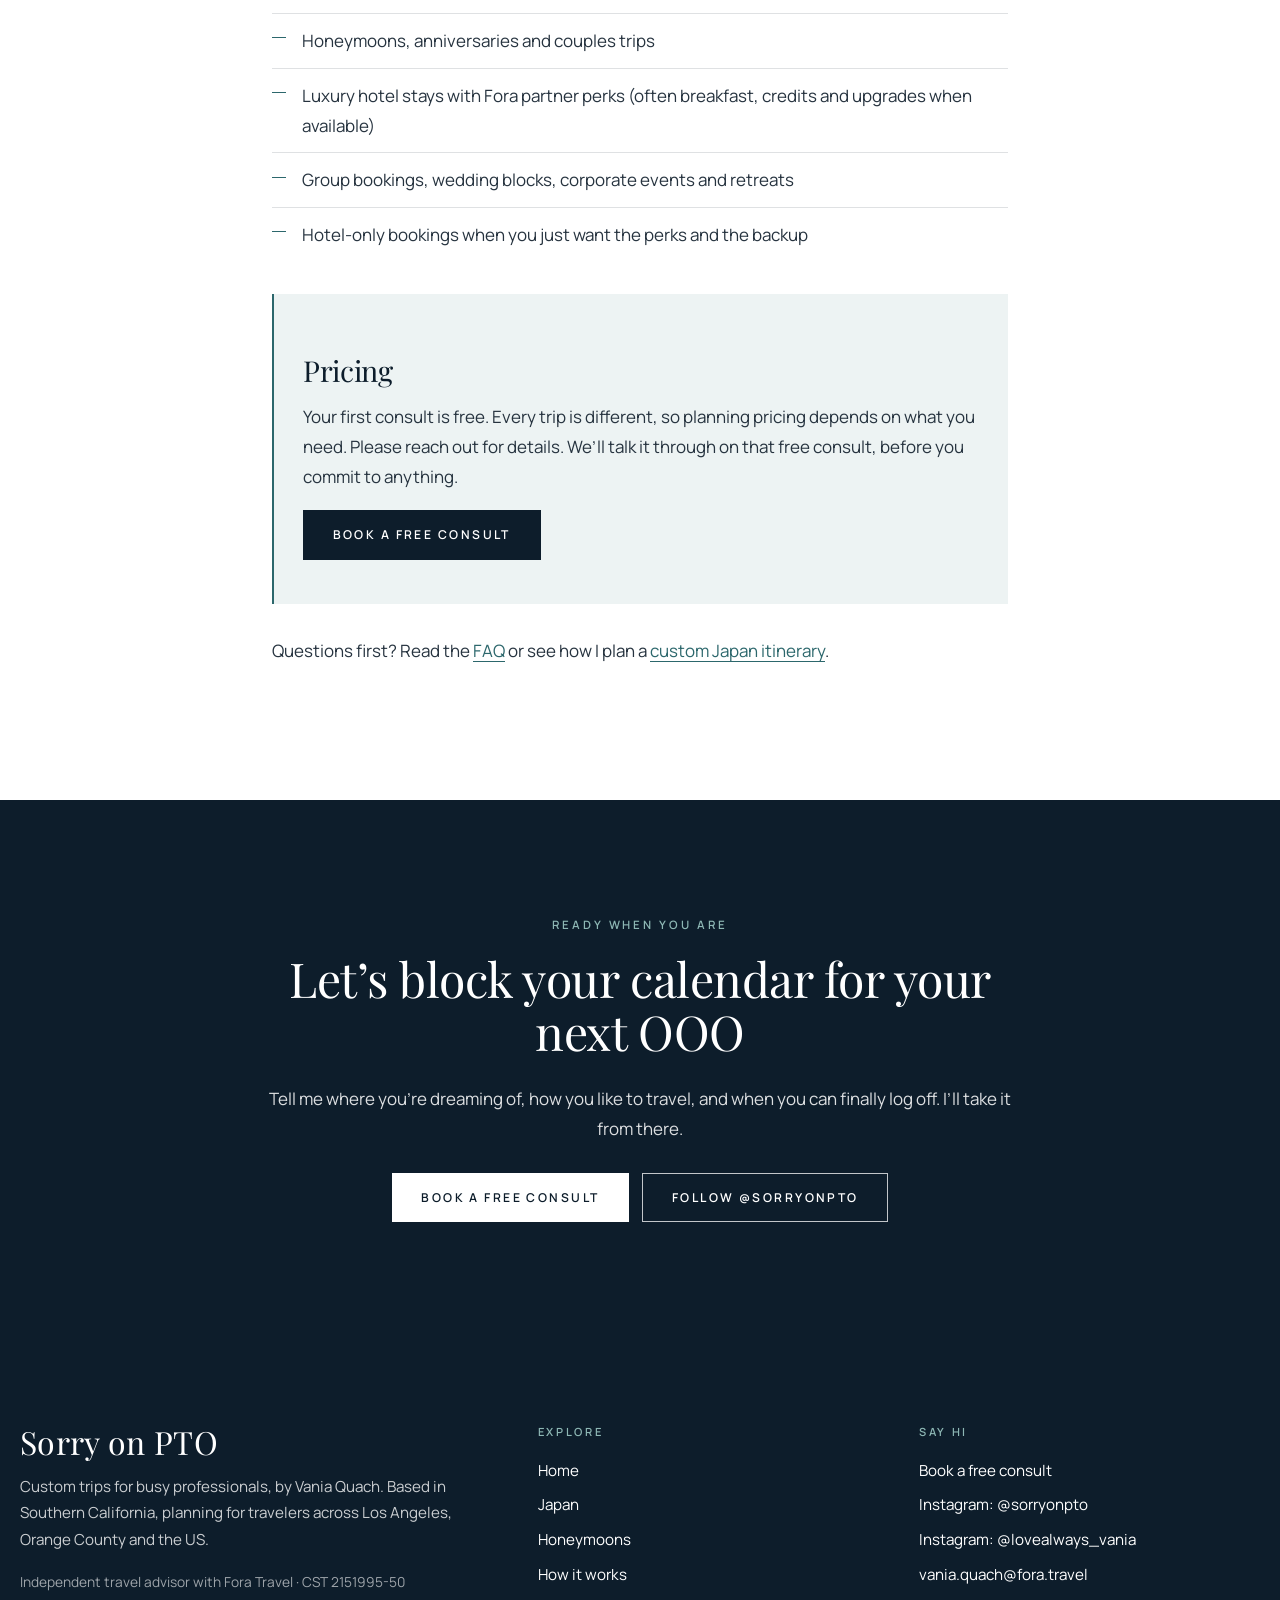
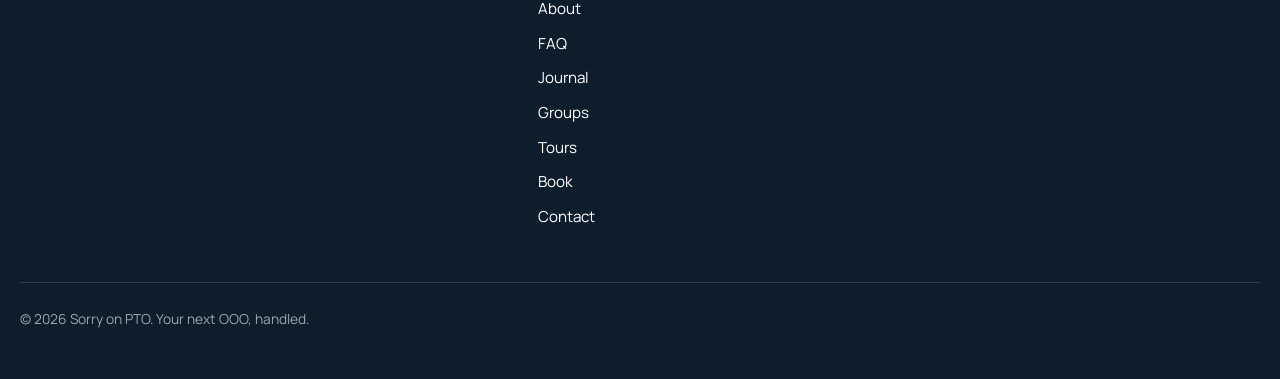
<file: how-it-works/index.html>
<!doctype html>
<html lang="en">
<head>
<meta charset="utf-8">
<meta name="viewport" content="width=device-width, initial-scale=1">
<title>How Luxury Trip Planning Works | Sorry on PTO Travel Advisor</title>
<meta name="description" content="How bespoke trip planning with luxury travel advisor Vania Quach works: a free consult, a custom itinerary, VIP hotel perks and concierge-level support.">
<link rel="canonical" href="https://sorryonpto.com/how-it-works/">
<meta name="theme-color" content="#0D1D2B">
<meta property="og:type" content="website">
<meta property="og:site_name" content="Sorry on PTO">
<meta property="og:title" content="How Luxury Trip Planning Works | Sorry on PTO Travel Advisor">
<meta property="og:description" content="How bespoke trip planning with luxury travel advisor Vania Quach works: a free consult, a custom itinerary, VIP hotel perks and concierge-level support.">
<meta property="og:url" content="https://sorryonpto.com/how-it-works/">
<meta property="og:image" content="https://sorryonpto.com/og.jpg">
<meta property="og:image:width" content="1200">
<meta property="og:image:height" content="630">
<meta name="twitter:card" content="summary_large_image">
<meta name="twitter:title" content="How Luxury Trip Planning Works | Sorry on PTO Travel Advisor">
<meta name="twitter:description" content="How bespoke trip planning with luxury travel advisor Vania Quach works: a free consult, a custom itinerary, VIP hotel perks and concierge-level support.">
<meta name="twitter:image" content="https://sorryonpto.com/og.jpg">
<link rel="icon" href="../favicon.svg" type="image/svg+xml">
<link rel="preload" href="../fonts/PlayfairDisplay-normal.woff2" as="font" type="font/woff2" crossorigin>
<link rel="stylesheet" href="../styles.css">
<script type="application/ld+json">{"@context": "https://schema.org", "@type": "TravelAgency", "@id": "https://sorryonpto.com/#business", "name": "Sorry on PTO", "url": "https://sorryonpto.com/", "image": "https://sorryonpto.com/og.jpg", "description": "Custom Japan and luxury travel itineraries for busy professionals, planned by Fora Travel advisor Vania Quach.", "email": "vania.quach@fora.travel", "address": {"@type": "PostalAddress", "addressRegion": "CA", "addressCountry": "US"}, "areaServed": [{"@type": "AdministrativeArea", "name": "Southern California"}, {"@type": "City", "name": "Los Angeles"}, {"@type": "AdministrativeArea", "name": "Orange County"}, {"@type": "Country", "name": "United States"}, {"@type": "Place", "name": "Worldwide"}], "knowsAbout": ["Luxury travel", "Japan travel", "Custom itineraries", "Honeymoons", "Luxury hotels", "Group travel", "Milestone celebration trips", "Multigenerational family travel"], "founder": {"@id": "https://sorryonpto.com/about/#vania"}, "parentOrganization": {"@type": "Organization", "name": "Fora Travel", "url": "https://www.foratravel.com/"}, "sameAs": ["https://www.instagram.com/sorryonpto/", "https://www.instagram.com/lovealways_vania/"], "potentialAction": {"@type": "ReserveAction", "target": "https://trips.foratravel.com/vania-quach/book", "name": "Book a free trip consultation"}}</script>
<script type="application/ld+json">{"@context": "https://schema.org", "@type": "BreadcrumbList", "itemListElement": [{"@type": "ListItem", "position": 1, "name": "Home", "item": "https://sorryonpto.com/"}, {"@type": "ListItem", "position": 2, "name": "How It Works", "item": "https://sorryonpto.com/how-it-works/"}]}</script>
</head>
<body>
<a class="skip" href="#main">Skip to content</a>
<header class="site-header">
  <div class="wrap header-in">
    <a class="brand" href="../">Sorry on PTO</a>
    <nav aria-label="Main" class="nav-desktop"><ul><li><a href="../japan-travel-advisor/">Japan</a></li><li><a href="../honeymoons-couples-trips/">Honeymoons</a></li><li><a href="../how-it-works/" aria-current="page">How it works</a></li><li><a href="../about/">About</a></li><li><a href="../faq/">FAQ</a></li><li><a href="../blog/">Journal</a></li><li><a href="../groups/">Groups</a></li><li><a class="nav-tours" href="../tours/">Tours</a></li><li><a href="../book/">Book</a></li><li><a href="../contact/">Contact</a></li></ul></nav>
    <a class="btn btn-small header-cta" href="../book/">Book a free consult</a>
    <details class="nav-mobile">
      <summary aria-label="Menu"><span></span><span></span><span></span></summary>
      <nav aria-label="Mobile"><ul><li><a href="../japan-travel-advisor/">Japan</a></li><li><a href="../honeymoons-couples-trips/">Honeymoons</a></li><li><a href="../how-it-works/" aria-current="page">How it works</a></li><li><a href="../about/">About</a></li><li><a href="../faq/">FAQ</a></li><li><a href="../blog/">Journal</a></li><li><a href="../groups/">Groups</a></li><li><a class="nav-tours" href="../tours/">Tours</a></li><li><a href="../book/">Book</a></li><li><a href="../contact/">Contact</a></li><li><a class="btn" href="../book/">Book a free consult</a></li></ul></nav>
    </details>
  </div>
</header>
<main id="main">

<section class="page-hero"><div class="narrow"><p class="eyebrow">How it works</p><h1>How planning with Sorry on PTO works</h1><p class="lede">You bring the dream trip and the dates. I bring the research, bookings and backup. Here’s what working together looks like.</p></div></section>
<section class="bg-sand"><div class="wrap grid grid-2">
<div class="card"><span class="step-n">01</span><h2 style="font-size:1.6rem">Book a free consult</h2><p>Your first consult is free. Use <a href="../book/">my booking page</a> to tell me where you’d like to go, who’s traveling, your timing and budget. We’ll talk about how you like to travel—your must-dos, your hard nos and the trips you still talk about.</p></div>
<div class="card"><span class="step-n">02</span><h2 style="font-size:1.6rem">I design your trip</h2><p>I research the route, hotels and experiences that match your style, then share a custom proposal. We refine it together until it feels right. No cookie-cutter itineraries.</p></div>
<div class="card"><span class="step-n">03</span><h2 style="font-size:1.6rem">We book it</h2><p>I book your hotels and the pieces we agree on, and request any partner perks your hotel offers through Fora. You get one clear itinerary with everything in one place.</p></div>
<div class="card"><span class="step-n">04</span><h2 style="font-size:1.6rem">You log off</h2><p>Travel with support. If plans change or something needs fixing, you have an advocate who will contact the hotel or help find a solution.</p></div>
</div></section>
<section><div class="narrow prose"><h2>What I plan</h2><ul class="ticks"><li>Custom, multi-city itineraries, including Japan—my specialty</li><li>Honeymoons, anniversaries and couples trips</li><li>Luxury hotel stays with Fora partner perks (often breakfast, credits and upgrades when available)</li><li>Group bookings, wedding blocks, corporate events and retreats</li><li>Hotel-only bookings when you just want the perks and the backup</li></ul>
<div class="callout"><h2 style="font-size:1.8rem">Pricing</h2><p>Your first consult is free. Every trip is different, so planning pricing depends on what you need. Please reach out for details. We’ll talk it through on that free consult, before you commit to anything.</p><p><a class="btn" href="../book/">Book a free consult</a></p></div>
<p>Questions first? Read the <a href="../faq/">FAQ</a> or see how I plan a <a href="../japan-travel-advisor/">custom Japan itinerary</a>.</p></div></section>
<section class="bg-green center"><div class="narrow"><p class="eyebrow">Ready when you are</p><h2>Let’s block your calendar for your next OOO</h2><p>Tell me where you’re dreaming of, how you like to travel, and when you can finally log off. I’ll take it from there.</p><div class="btn-row"><a class="btn" href="../book/">Book a free consult</a><a class="btn btn-ghost" href="https://www.instagram.com/sorryonpto/">Follow @sorryonpto</a></div></div></section>
</main>
<footer class="site-footer">
  <div class="wrap footer-grid">
    <div>
      <p class="brand brand-foot">Sorry on PTO</p>
      <p>Custom trips for busy professionals, by Vania Quach. Based in Southern California, planning for travelers across Los Angeles, Orange County and the US.</p>
      <p class="small">Independent travel advisor with Fora Travel · CST 2151995-50</p>
    </div>
    <div>
      <h2 class="foot-h">Explore</h2>
      <ul class="foot-links"><li><a href="../">Home</a></li><li><a href="../japan-travel-advisor/">Japan</a></li><li><a href="../honeymoons-couples-trips/">Honeymoons</a></li><li><a href="../how-it-works/" aria-current="page">How it works</a></li><li><a href="../about/">About</a></li><li><a href="../faq/">FAQ</a></li><li><a href="../blog/">Journal</a></li><li><a href="../groups/">Groups</a></li><li><a class="nav-tours" href="../tours/">Tours</a></li><li><a href="../book/">Book</a></li><li><a href="../contact/">Contact</a></li></ul>
    </div>
    <div>
      <h2 class="foot-h">Say hi</h2>
      <ul class="foot-links">
        <li><a href="../book/">Book a free consult</a></li>
        <li><a href="https://www.instagram.com/sorryonpto/">Instagram: @sorryonpto</a></li>
        <li><a href="https://www.instagram.com/lovealways_vania/">Instagram: @lovealways_vania</a></li>
        <li><a href="mailto:vania.quach@fora.travel">vania.quach@fora.travel</a></li>
      </ul>
    </div>
  </div>
  <p class="wrap small copy">© 2026 Sorry on PTO. Your next OOO, handled.</p>
</footer>
</body>
</html>
</file>
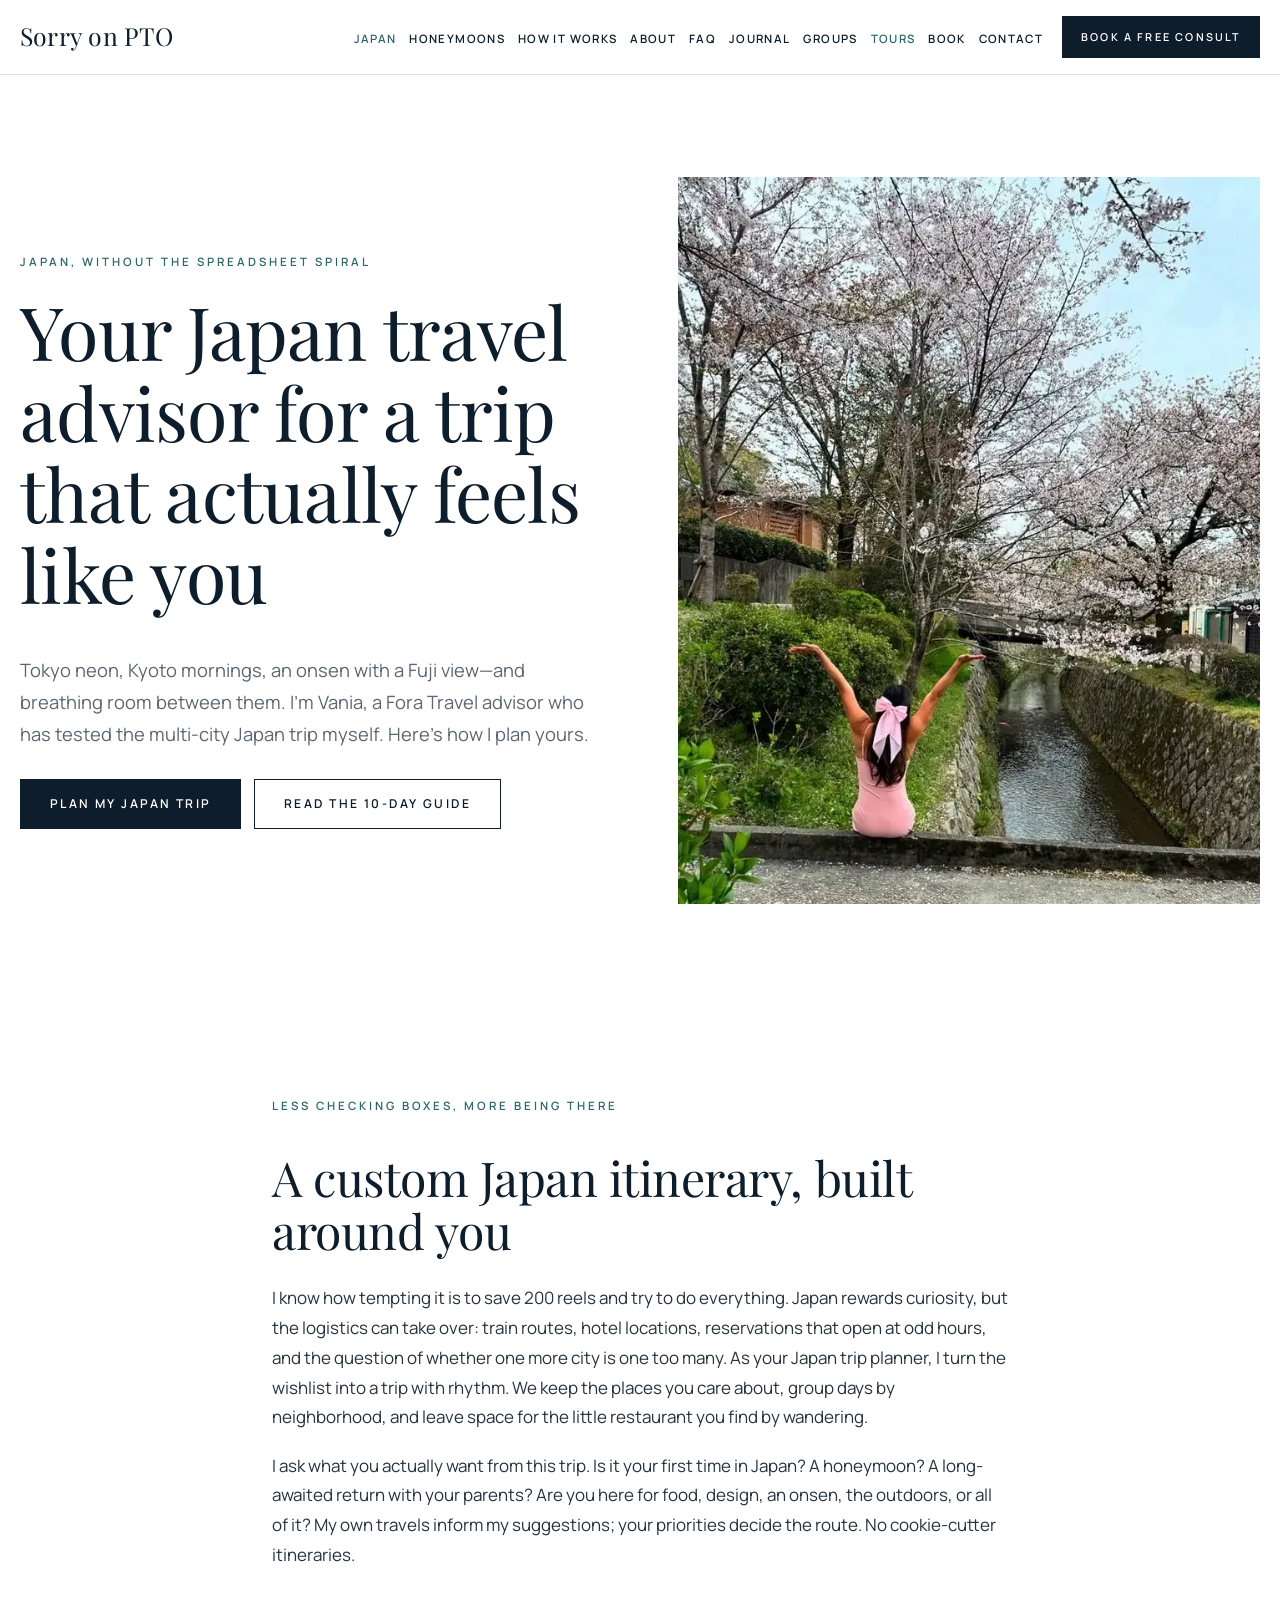
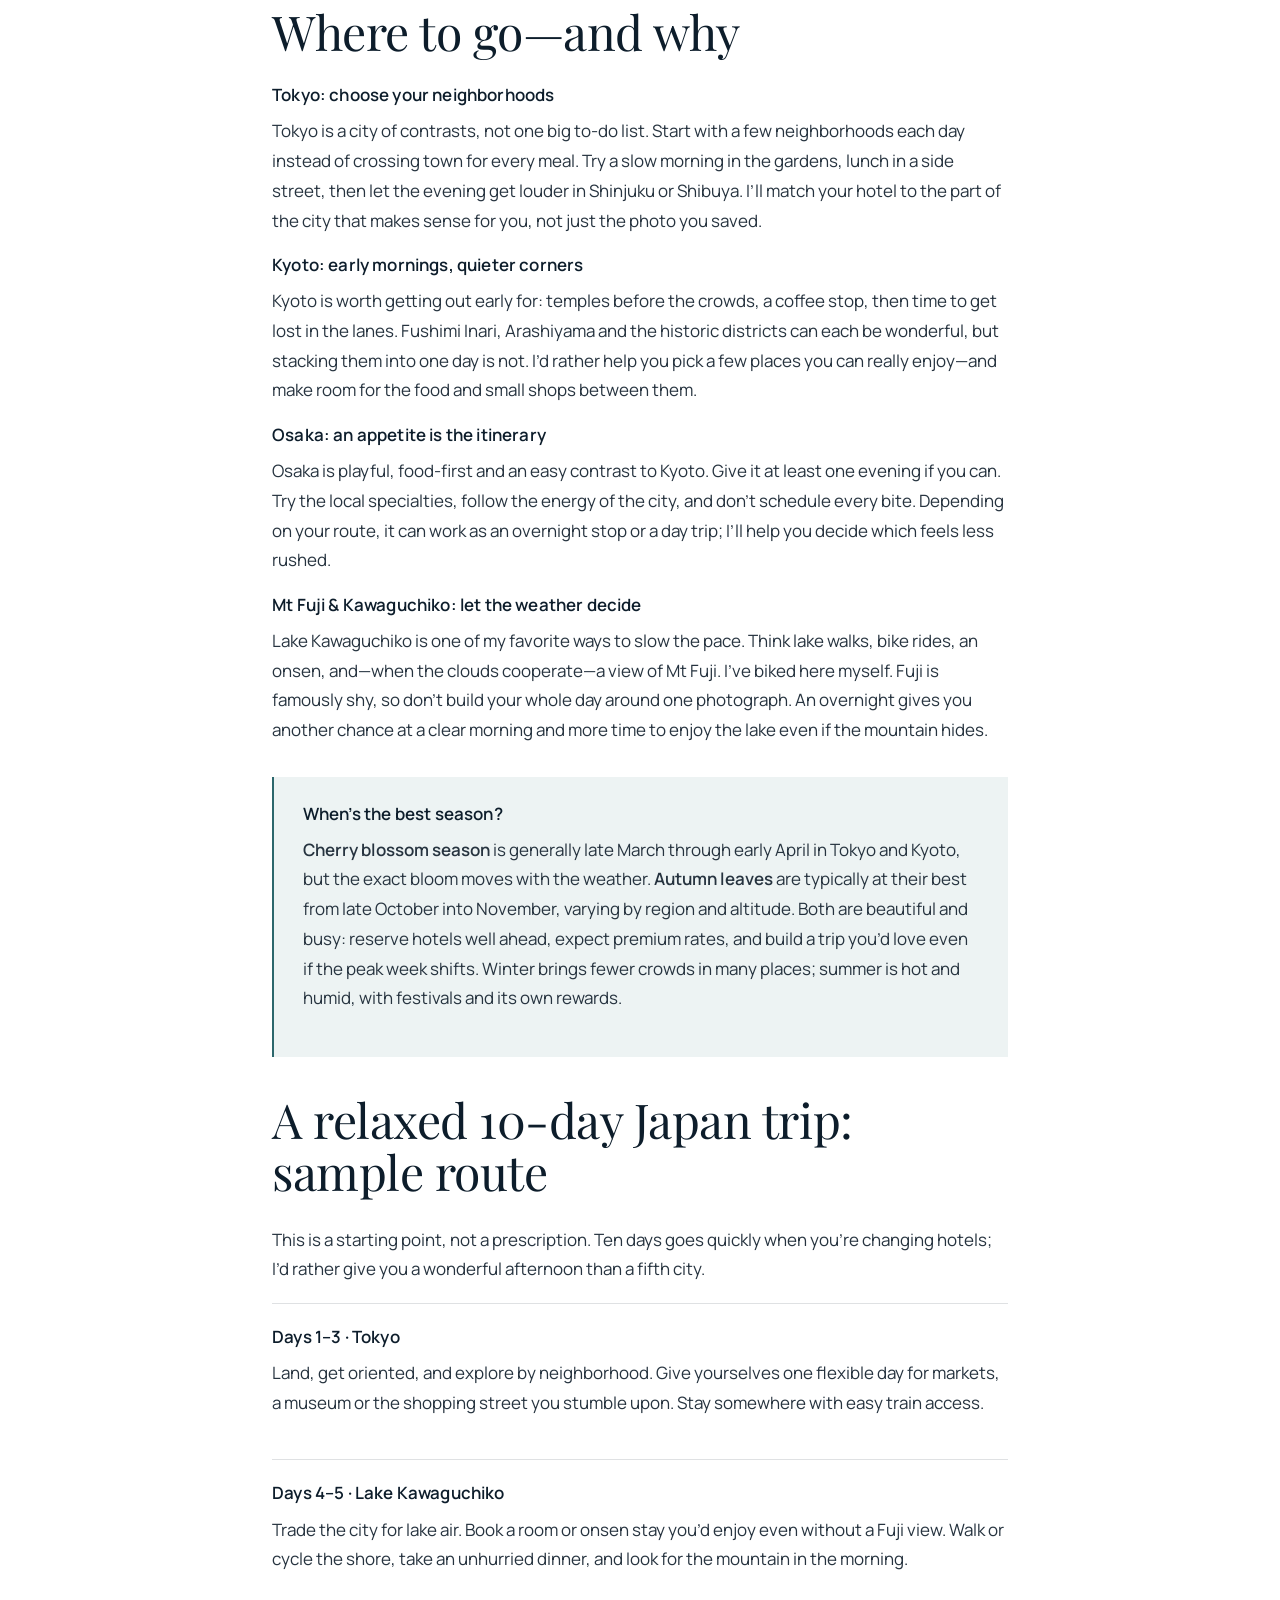
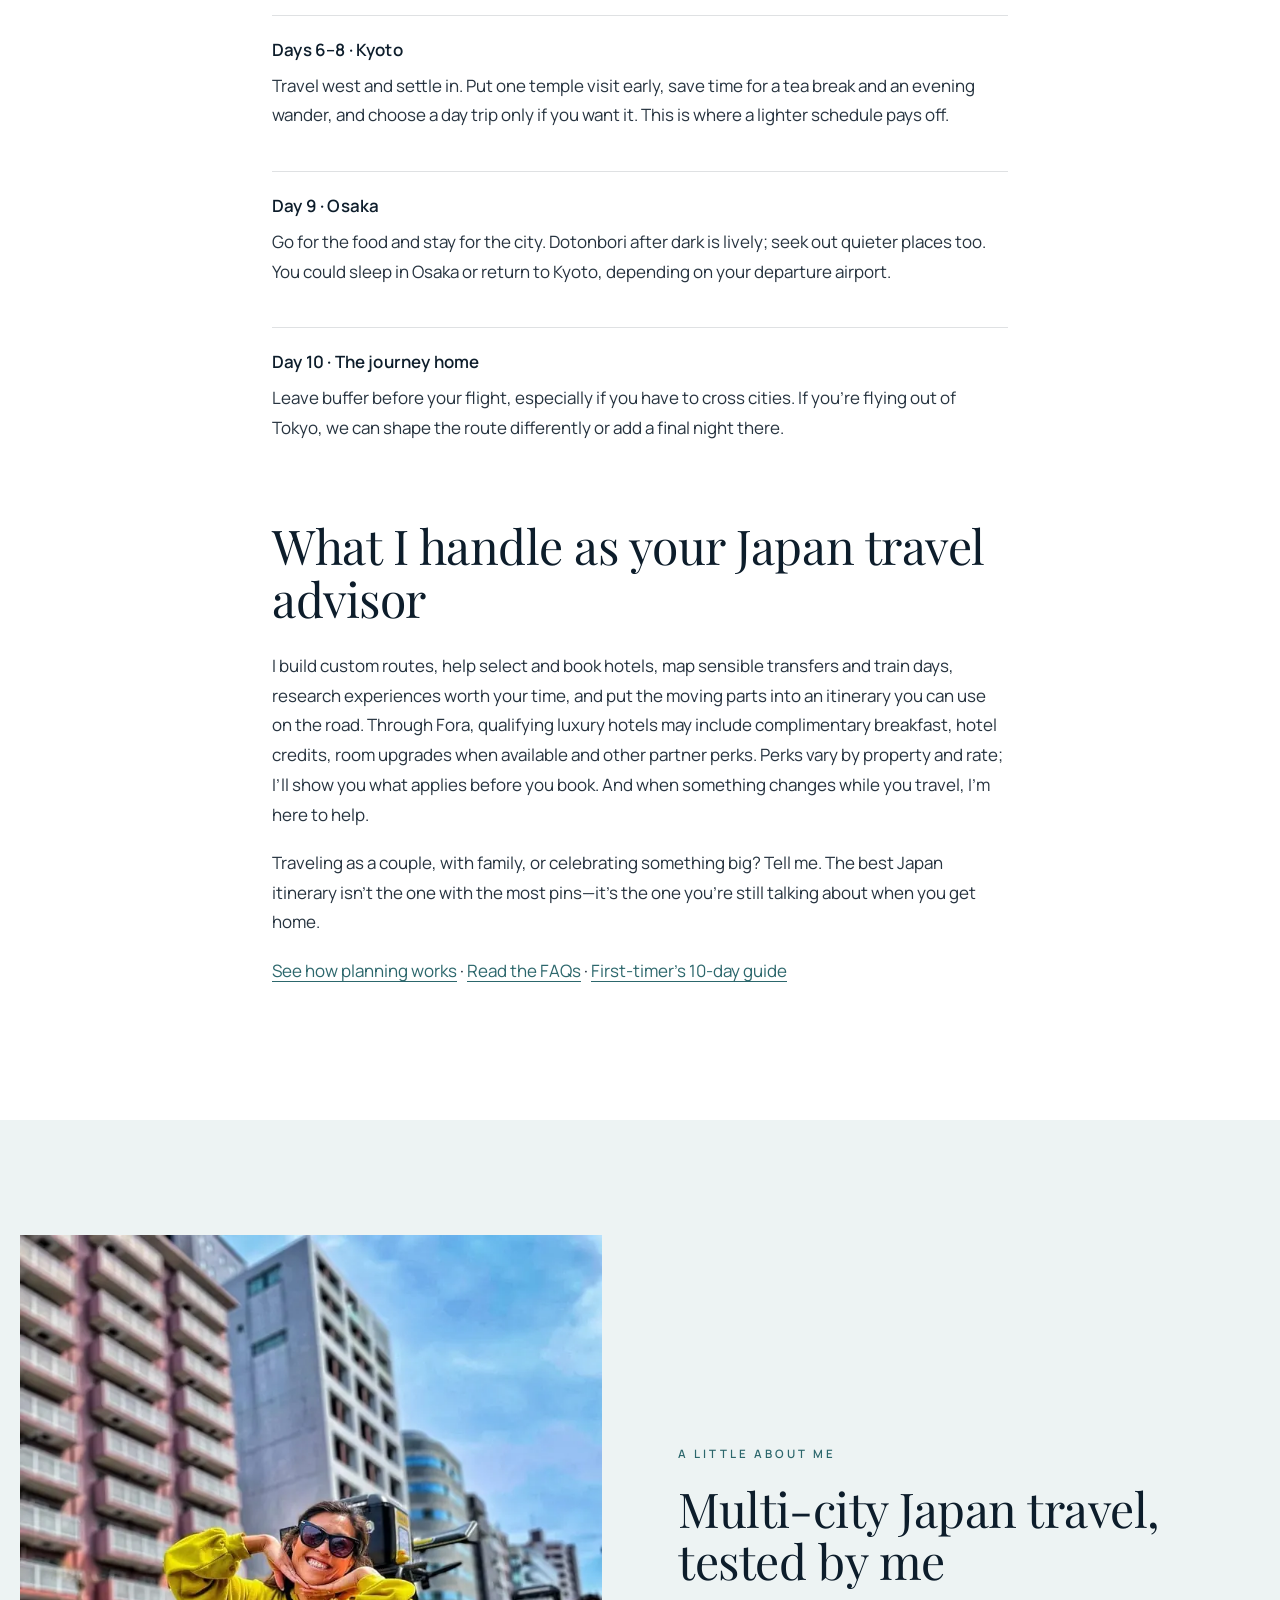
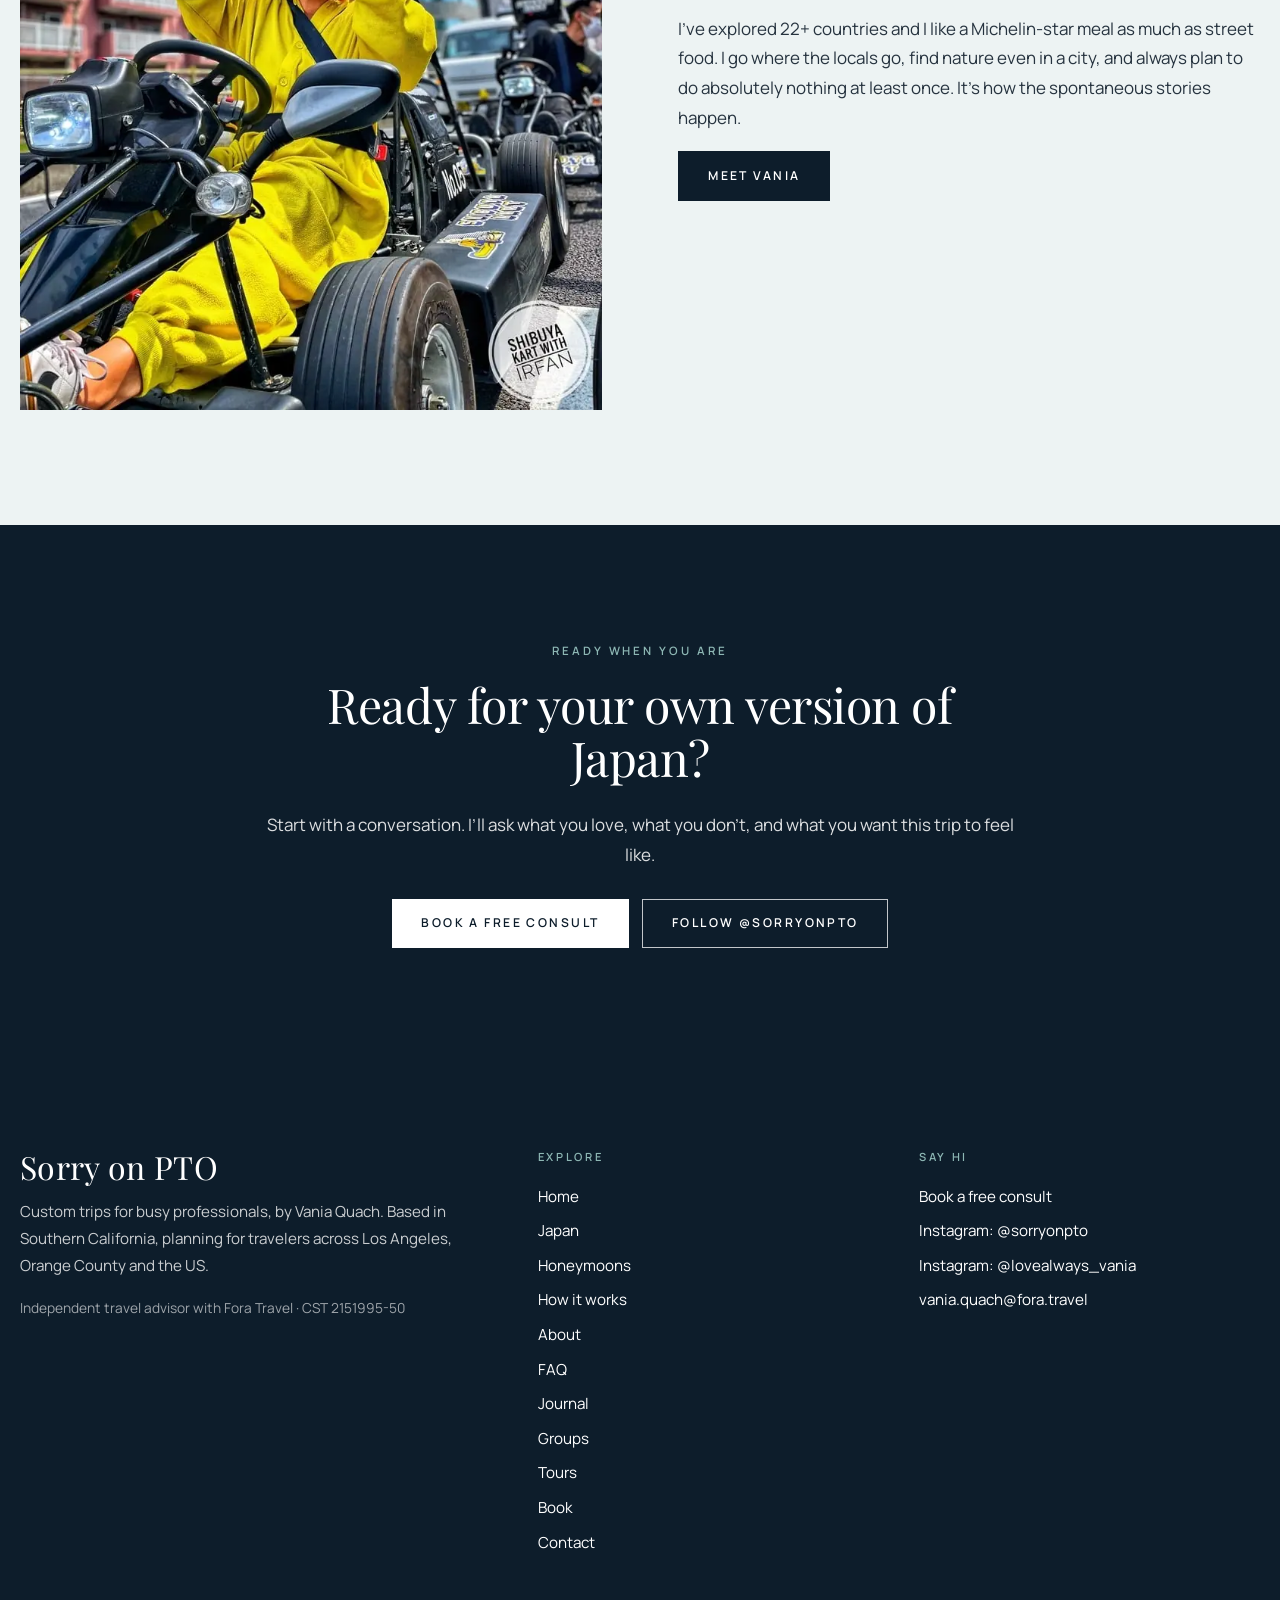
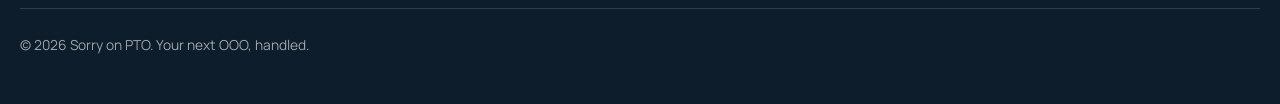
<file: japan-travel-advisor/index.html>
<!doctype html>
<html lang="en">
<head>
<meta charset="utf-8">
<meta name="viewport" content="width=device-width, initial-scale=1">
<title>Luxury Japan Itinerary & Japan Travel Advisor | Sorry on PTO</title>
<meta name="description" content="Custom luxury Japan itineraries from a Japan travel advisor who has done the trip: Tokyo, Kyoto, Osaka and Mt Fuji, private guides, ryokan stays and hotel perks.">
<link rel="canonical" href="https://sorryonpto.com/japan-travel-advisor/">
<meta name="theme-color" content="#0D1D2B">
<meta property="og:type" content="website">
<meta property="og:site_name" content="Sorry on PTO">
<meta property="og:title" content="Luxury Japan Itinerary & Japan Travel Advisor | Sorry on PTO">
<meta property="og:description" content="Custom luxury Japan itineraries from a Japan travel advisor who has done the trip: Tokyo, Kyoto, Osaka and Mt Fuji, private guides, ryokan stays and hotel perks.">
<meta property="og:url" content="https://sorryonpto.com/japan-travel-advisor/">
<meta property="og:image" content="https://sorryonpto.com/og.jpg">
<meta property="og:image:width" content="1200">
<meta property="og:image:height" content="630">
<meta name="twitter:card" content="summary_large_image">
<meta name="twitter:title" content="Luxury Japan Itinerary & Japan Travel Advisor | Sorry on PTO">
<meta name="twitter:description" content="Custom luxury Japan itineraries from a Japan travel advisor who has done the trip: Tokyo, Kyoto, Osaka and Mt Fuji, private guides, ryokan stays and hotel perks.">
<meta name="twitter:image" content="https://sorryonpto.com/og.jpg">
<link rel="icon" href="../favicon.svg" type="image/svg+xml">
<link rel="preload" href="../fonts/PlayfairDisplay-normal.woff2" as="font" type="font/woff2" crossorigin>
<link rel="stylesheet" href="../styles.css">
<script type="application/ld+json">{"@context": "https://schema.org", "@type": "TravelAgency", "@id": "https://sorryonpto.com/#business", "name": "Sorry on PTO", "url": "https://sorryonpto.com/", "image": "https://sorryonpto.com/og.jpg", "description": "Custom Japan and luxury travel itineraries for busy professionals, planned by Fora Travel advisor Vania Quach.", "email": "vania.quach@fora.travel", "address": {"@type": "PostalAddress", "addressRegion": "CA", "addressCountry": "US"}, "areaServed": [{"@type": "AdministrativeArea", "name": "Southern California"}, {"@type": "City", "name": "Los Angeles"}, {"@type": "AdministrativeArea", "name": "Orange County"}, {"@type": "Country", "name": "United States"}, {"@type": "Place", "name": "Worldwide"}], "knowsAbout": ["Luxury travel", "Japan travel", "Custom itineraries", "Honeymoons", "Luxury hotels", "Group travel", "Milestone celebration trips", "Multigenerational family travel"], "founder": {"@id": "https://sorryonpto.com/about/#vania"}, "parentOrganization": {"@type": "Organization", "name": "Fora Travel", "url": "https://www.foratravel.com/"}, "sameAs": ["https://www.instagram.com/sorryonpto/", "https://www.instagram.com/lovealways_vania/"], "potentialAction": {"@type": "ReserveAction", "target": "https://trips.foratravel.com/vania-quach/book", "name": "Book a free trip consultation"}}</script>
<script type="application/ld+json">{"@context": "https://schema.org", "@type": "BreadcrumbList", "itemListElement": [{"@type": "ListItem", "position": 1, "name": "Home", "item": "https://sorryonpto.com/"}, {"@type": "ListItem", "position": 2, "name": "Japan Travel Advisor", "item": "https://sorryonpto.com/japan-travel-advisor/"}]}</script>
</head>
<body>
<a class="skip" href="#main">Skip to content</a>
<header class="site-header">
  <div class="wrap header-in">
    <a class="brand" href="../">Sorry on PTO</a>
    <nav aria-label="Main" class="nav-desktop"><ul><li><a href="../japan-travel-advisor/" aria-current="page">Japan</a></li><li><a href="../honeymoons-couples-trips/">Honeymoons</a></li><li><a href="../how-it-works/">How it works</a></li><li><a href="../about/">About</a></li><li><a href="../faq/">FAQ</a></li><li><a href="../blog/">Journal</a></li><li><a href="../groups/">Groups</a></li><li><a class="nav-tours" href="../tours/">Tours</a></li><li><a href="../book/">Book</a></li><li><a href="../contact/">Contact</a></li></ul></nav>
    <a class="btn btn-small header-cta" href="../book/">Book a free consult</a>
    <details class="nav-mobile">
      <summary aria-label="Menu"><span></span><span></span><span></span></summary>
      <nav aria-label="Mobile"><ul><li><a href="../japan-travel-advisor/" aria-current="page">Japan</a></li><li><a href="../honeymoons-couples-trips/">Honeymoons</a></li><li><a href="../how-it-works/">How it works</a></li><li><a href="../about/">About</a></li><li><a href="../faq/">FAQ</a></li><li><a href="../blog/">Journal</a></li><li><a href="../groups/">Groups</a></li><li><a class="nav-tours" href="../tours/">Tours</a></li><li><a href="../book/">Book</a></li><li><a href="../contact/">Contact</a></li><li><a class="btn" href="../book/">Book a free consult</a></li></ul></nav>
    </details>
  </div>
</header>
<main id="main">

<section class="page-hero"><div class="wrap split"><div><p class="eyebrow">Japan, without the spreadsheet spiral</p><h1>Your Japan travel advisor for a trip that actually feels like you</h1><p class="lede">Tokyo neon, Kyoto mornings, an onsen with a Fuji view—and breathing room between them. I’m Vania, a Fora Travel advisor who has tested the multi-city Japan trip myself. Here’s how I plan yours.</p><div class="btn-row"><a class="btn" href="../book/">Plan my Japan trip</a><a class="btn btn-ghost" href="../blog/first-timers-guide-to-japan/">Read the 10-day guide</a></div></div><figure class="hero-media"><div class="hero-img"><img src="../img/japan-cherry-blossom-canal-800.webp" srcset="../img/japan-cherry-blossom-canal-800.webp 800w" sizes="(max-width: 860px) 86vw, 420px" width="800" height="870" alt="Cherry blossoms lining a canal in Japan on a trip photographed by Vania" fetchpriority="high"></div></figure></div></section>
<section><div class="narrow prose">
<p class="eyebrow">Less checking boxes, more being there</p>
<h2>A custom Japan itinerary, built around you</h2>
<p>I know how tempting it is to save 200 reels and try to do everything. Japan rewards curiosity, but the logistics can take over: train routes, hotel locations, reservations that open at odd hours, and the question of whether one more city is one too many. As your Japan trip planner, I turn the wishlist into a trip with rhythm. We keep the places you care about, group days by neighborhood, and leave space for the little restaurant you find by wandering.</p>
<p>I ask what you actually want from this trip. Is it your first time in Japan? A honeymoon? A long-awaited return with your parents? Are you here for food, design, an onsen, the outdoors, or all of it? My own travels inform my suggestions; your priorities decide the route. No cookie-cutter itineraries.</p>
<h2>Where to go—and why</h2>
<h3>Tokyo: choose your neighborhoods</h3>
<p>Tokyo is a city of contrasts, not one big to-do list. Start with a few neighborhoods each day instead of crossing town for every meal. Try a slow morning in the gardens, lunch in a side street, then let the evening get louder in Shinjuku or Shibuya. I’ll match your hotel to the part of the city that makes sense for you, not just the photo you saved.</p>
<h3>Kyoto: early mornings, quieter corners</h3>
<p>Kyoto is worth getting out early for: temples before the crowds, a coffee stop, then time to get lost in the lanes. Fushimi Inari, Arashiyama and the historic districts can each be wonderful, but stacking them into one day is not. I’d rather help you pick a few places you can really enjoy—and make room for the food and small shops between them.</p>
<h3>Osaka: an appetite is the itinerary</h3>
<p>Osaka is playful, food-first and an easy contrast to Kyoto. Give it at least one evening if you can. Try the local specialties, follow the energy of the city, and don’t schedule every bite. Depending on your route, it can work as an overnight stop or a day trip; I’ll help you decide which feels less rushed.</p>
<h3>Mt Fuji &amp; Kawaguchiko: let the weather decide</h3>
<p>Lake Kawaguchiko is one of my favorite ways to slow the pace. Think lake walks, bike rides, an onsen, and—when the clouds cooperate—a view of Mt Fuji. I’ve biked here myself. Fuji is famously shy, so don’t build your whole day around one photograph. An overnight gives you another chance at a clear morning and more time to enjoy the lake even if the mountain hides.</p>
<div class="callout"><h3>When’s the best season?</h3><p><strong>Cherry blossom season</strong> is generally late March through early April in Tokyo and Kyoto, but the exact bloom moves with the weather. <strong>Autumn leaves</strong> are typically at their best from late October into November, varying by region and altitude. Both are beautiful and busy: reserve hotels well ahead, expect premium rates, and build a trip you’d love even if the peak week shifts. Winter brings fewer crowds in many places; summer is hot and humid, with festivals and its own rewards.</p></div>
<h2>A relaxed 10-day Japan trip: sample route</h2>
<p>This is a starting point, not a prescription. Ten days goes quickly when you’re changing hotels; I’d rather give you a wonderful afternoon than a fifth city.</p>
<div class="day"><h3>Days 1–3 · Tokyo</h3><p>Land, get oriented, and explore by neighborhood. Give yourselves one flexible day for markets, a museum or the shopping street you stumble upon. Stay somewhere with easy train access.</p></div>
<div class="day"><h3>Days 4–5 · Lake Kawaguchiko</h3><p>Trade the city for lake air. Book a room or onsen stay you’d enjoy even without a Fuji view. Walk or cycle the shore, take an unhurried dinner, and look for the mountain in the morning.</p></div>
<div class="day"><h3>Days 6–8 · Kyoto</h3><p>Travel west and settle in. Put one temple visit early, save time for a tea break and an evening wander, and choose a day trip only if you want it. This is where a lighter schedule pays off.</p></div>
<div class="day"><h3>Day 9 · Osaka</h3><p>Go for the food and stay for the city. Dotonbori after dark is lively; seek out quieter places too. You could sleep in Osaka or return to Kyoto, depending on your departure airport.</p></div>
<div class="day"><h3>Day 10 · The journey home</h3><p>Leave buffer before your flight, especially if you have to cross cities. If you're flying out of Tokyo, we can shape the route differently or add a final night there.</p></div>
<h2>What I handle as your Japan travel advisor</h2>
<p>I build custom routes, help select and book hotels, map sensible transfers and train days, research experiences worth your time, and put the moving parts into an itinerary you can use on the road. Through Fora, qualifying luxury hotels may include complimentary breakfast, hotel credits, room upgrades when available and other partner perks. Perks vary by property and rate; I’ll show you what applies before you book. And when something changes while you travel, I’m here to help.</p>
<p>Traveling as a couple, with family, or celebrating something big? Tell me. The best Japan itinerary isn’t the one with the most pins—it’s the one you’re still talking about when you get home.</p>
<p><a href="../how-it-works/">See how planning works</a> · <a href="../faq/">Read the FAQs</a> · <a href="../blog/first-timers-guide-to-japan/">First-timer’s 10-day guide</a></p>
</div></section>
<section class="bg-sage"><div class="wrap split"><div><img src="../img/tokyo-go-kart-800.webp" srcset="../img/tokyo-go-kart-800.webp 800w" sizes="(max-width: 860px) 100vw, 50vw" width="768" height="1024" alt="Vania go-karting through the streets of Tokyo in a yellow suit" loading="lazy" decoding="async"></div><div><p class="eyebrow">A little about me</p><h2>Multi-city Japan travel, tested by me</h2><p>I’ve explored 22+ countries and I like a Michelin-star meal as much as street food. I go where the locals go, find nature even in a city, and always plan to do absolutely nothing at least once. It’s how the spontaneous stories happen.</p><a class="btn" href="../about/">Meet Vania</a></div></div></section>
<section class="bg-green center"><div class="narrow"><p class="eyebrow">Ready when you are</p><h2>Ready for your own version of Japan?</h2><p>Start with a conversation. I’ll ask what you love, what you don’t, and what you want this trip to feel like.</p><div class="btn-row"><a class="btn" href="../book/">Book a free consult</a><a class="btn btn-ghost" href="https://www.instagram.com/sorryonpto/">Follow @sorryonpto</a></div></div></section>
</main>
<footer class="site-footer">
  <div class="wrap footer-grid">
    <div>
      <p class="brand brand-foot">Sorry on PTO</p>
      <p>Custom trips for busy professionals, by Vania Quach. Based in Southern California, planning for travelers across Los Angeles, Orange County and the US.</p>
      <p class="small">Independent travel advisor with Fora Travel · CST 2151995-50</p>
    </div>
    <div>
      <h2 class="foot-h">Explore</h2>
      <ul class="foot-links"><li><a href="../">Home</a></li><li><a href="../japan-travel-advisor/" aria-current="page">Japan</a></li><li><a href="../honeymoons-couples-trips/">Honeymoons</a></li><li><a href="../how-it-works/">How it works</a></li><li><a href="../about/">About</a></li><li><a href="../faq/">FAQ</a></li><li><a href="../blog/">Journal</a></li><li><a href="../groups/">Groups</a></li><li><a class="nav-tours" href="../tours/">Tours</a></li><li><a href="../book/">Book</a></li><li><a href="../contact/">Contact</a></li></ul>
    </div>
    <div>
      <h2 class="foot-h">Say hi</h2>
      <ul class="foot-links">
        <li><a href="../book/">Book a free consult</a></li>
        <li><a href="https://www.instagram.com/sorryonpto/">Instagram: @sorryonpto</a></li>
        <li><a href="https://www.instagram.com/lovealways_vania/">Instagram: @lovealways_vania</a></li>
        <li><a href="mailto:vania.quach@fora.travel">vania.quach@fora.travel</a></li>
      </ul>
    </div>
  </div>
  <p class="wrap small copy">© 2026 Sorry on PTO. Your next OOO, handled.</p>
</footer>
</body>
</html>
</file>
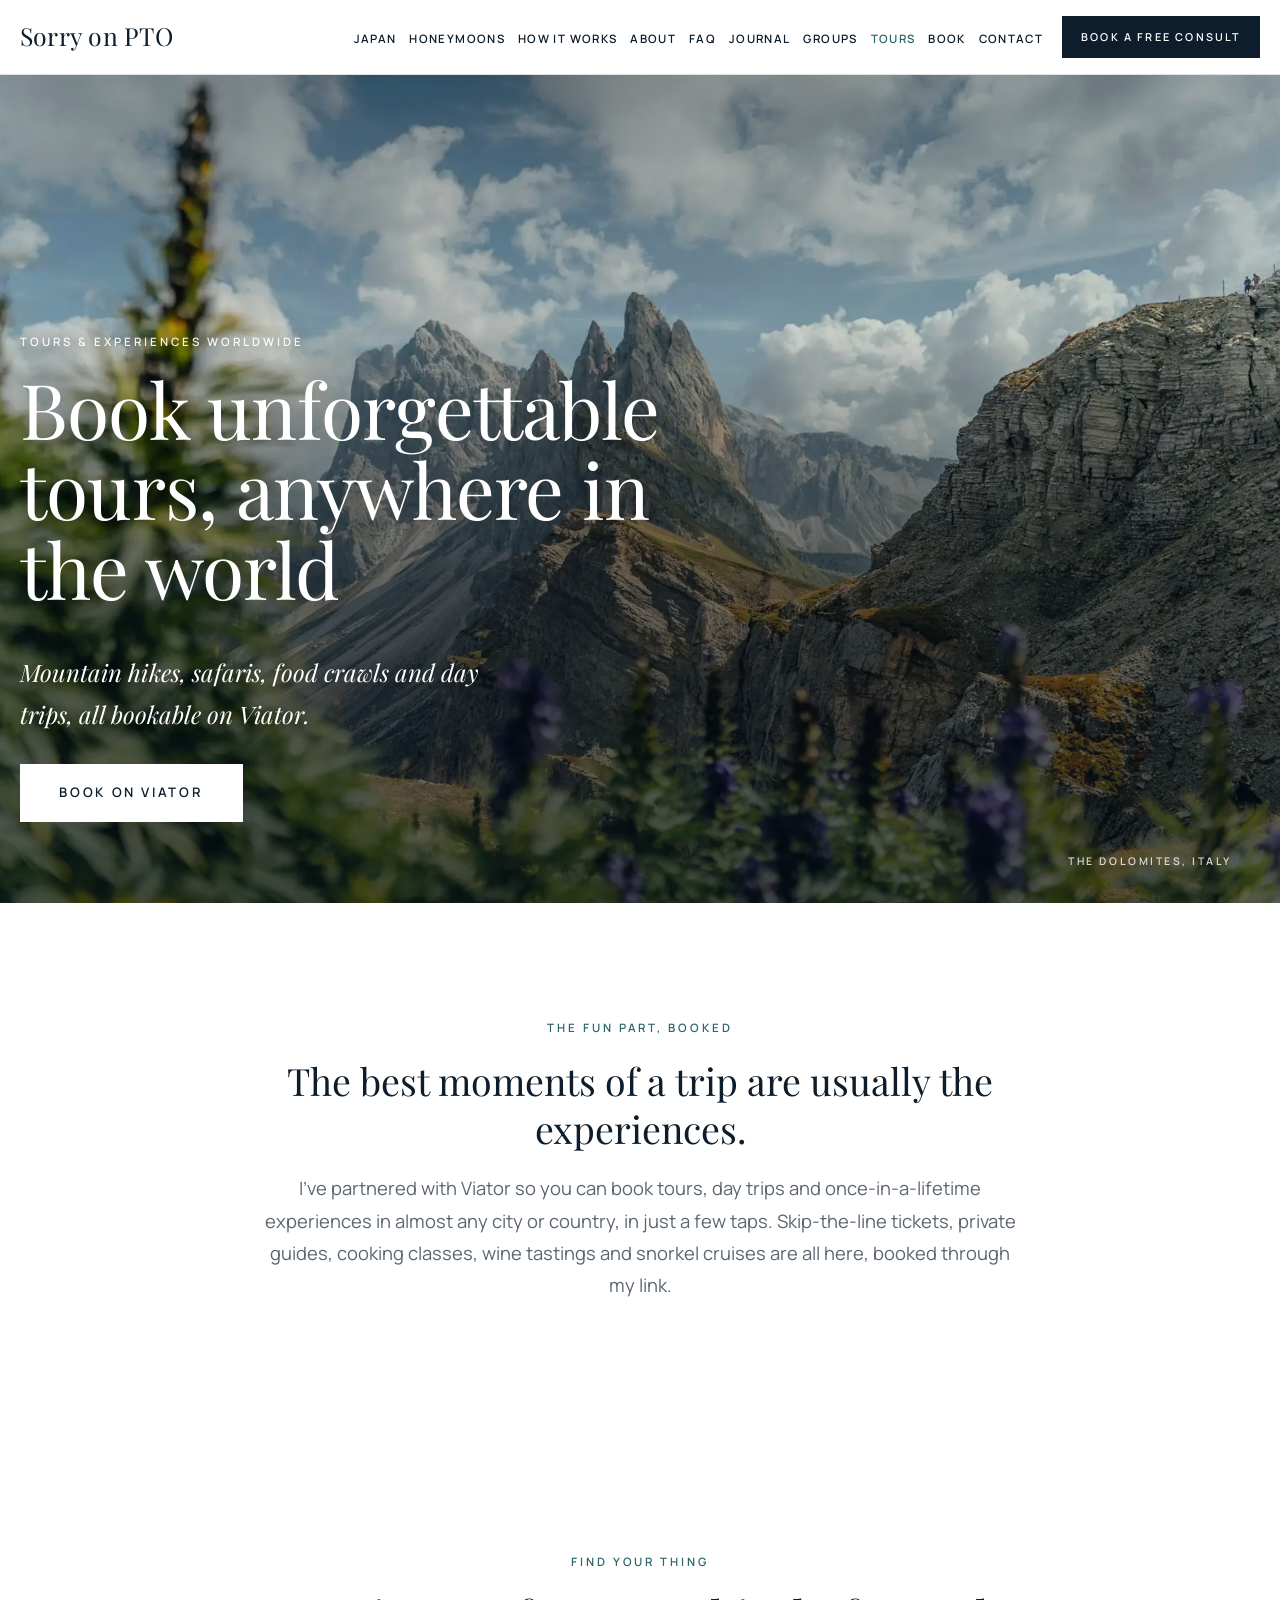
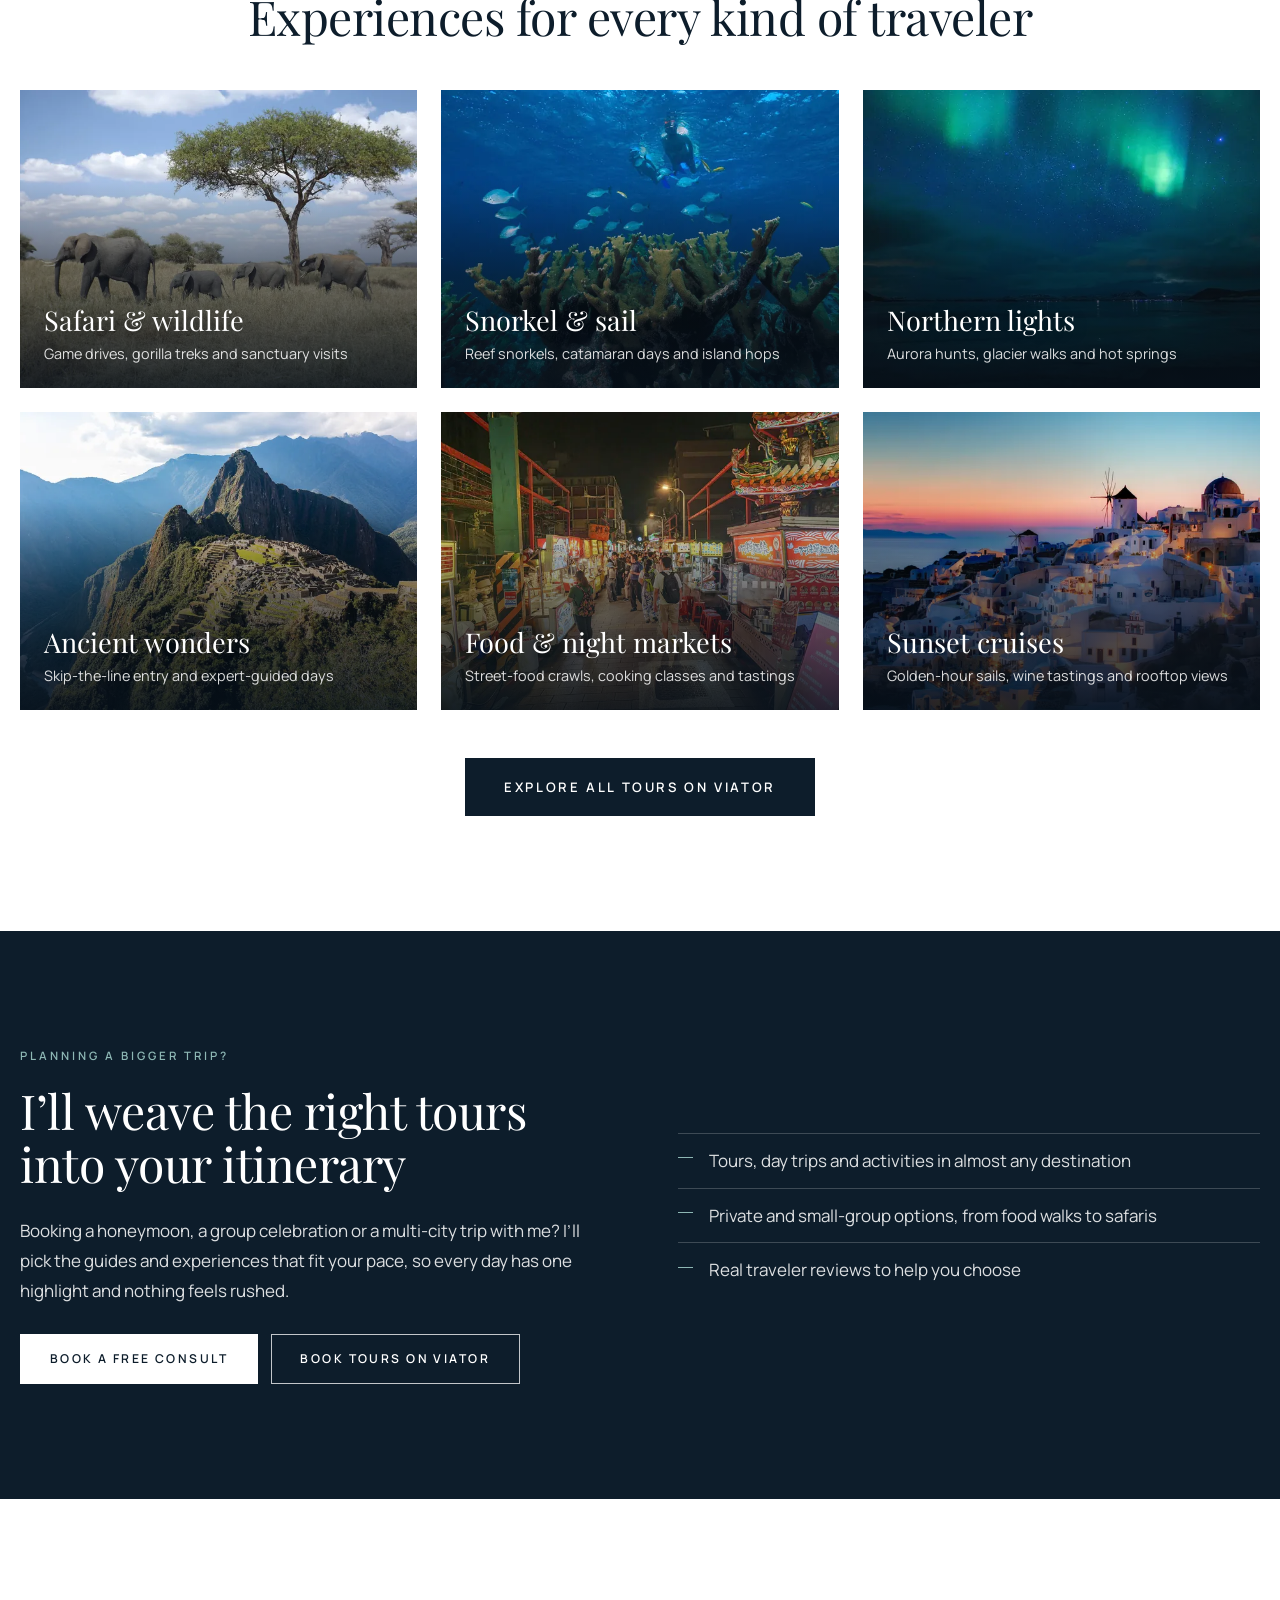
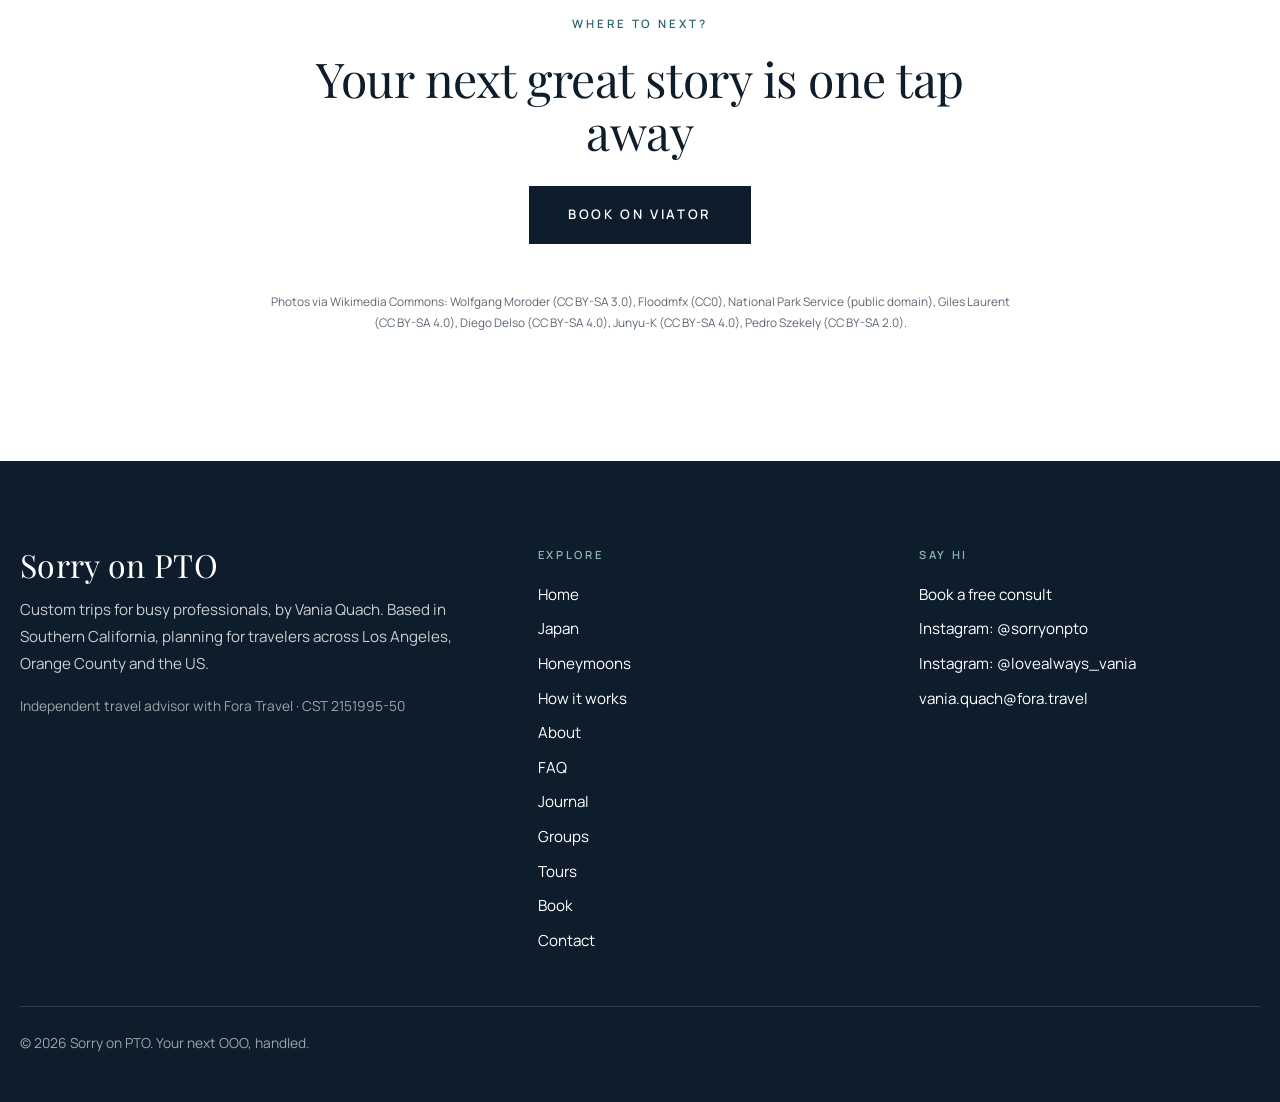
<file: tours/index.html>
<!doctype html>
<html lang="en">
<head>
<meta charset="utf-8">
<meta name="viewport" content="width=device-width, initial-scale=1">
<title>Viator Tours &amp; Experiences Worldwide | 10% Off Viator Tours with FORA4 | Sorry on PTO</title>
<meta name="description" content="Book tours, day trips and experiences anywhere in the world through Vania Quach. Get 10% off Viator tours: use code FORA4 at checkout on Viator through Nov 30, 2026.">
<link rel="canonical" href="https://sorryonpto.com/tours/">
<meta name="theme-color" content="#0D1D2B">
<meta property="og:type" content="website">
<meta property="og:site_name" content="Sorry on PTO">
<meta property="og:title" content="Viator Tours &amp; Experiences Worldwide | 10% Off Viator Tours with FORA4 | Sorry on PTO">
<meta property="og:description" content="Book tours, day trips and experiences anywhere in the world through Vania Quach. Get 10% off Viator tours: use code FORA4 at checkout on Viator through Nov 30, 2026.">
<meta property="og:url" content="https://sorryonpto.com/tours/">
<meta property="og:image" content="https://sorryonpto.com/img/tours-og.jpg">
<meta property="og:image:width" content="1200">
<meta property="og:image:height" content="630">
<meta name="twitter:card" content="summary_large_image">
<meta name="twitter:title" content="Viator Tours &amp; Experiences Worldwide | 10% Off Viator Tours with FORA4 | Sorry on PTO">
<meta name="twitter:description" content="Book tours, day trips and experiences anywhere in the world through Vania Quach. Get 10% off Viator tours: use code FORA4 at checkout on Viator through Nov 30, 2026.">
<meta name="twitter:image" content="https://sorryonpto.com/img/tours-og.jpg">
<link rel="icon" href="../favicon.svg" type="image/svg+xml">
<link rel="preload" href="../fonts/PlayfairDisplay-normal.woff2" as="font" type="font/woff2" crossorigin>
<link rel="preload" as="image" href="../img/hero-dolomites-italy-1000.webp" imagesrcset="../img/hero-dolomites-italy-1000.webp 1000w, ../img/hero-dolomites-italy-1800.webp 1800w" imagesizes="100vw">
<link rel="stylesheet" href="../styles.css">
<script type="application/ld+json">{"@context": "https://schema.org", "@type": "TravelAgency", "@id": "https://sorryonpto.com/#business", "name": "Sorry on PTO", "url": "https://sorryonpto.com/", "image": "https://sorryonpto.com/og.jpg", "description": "Custom Japan and luxury travel itineraries for busy professionals, planned by Fora Travel advisor Vania Quach.", "email": "vania.quach@fora.travel", "address": {"@type": "PostalAddress", "addressRegion": "CA", "addressCountry": "US"}, "areaServed": [{"@type": "AdministrativeArea", "name": "Southern California"}, {"@type": "City", "name": "Los Angeles"}, {"@type": "AdministrativeArea", "name": "Orange County"}, {"@type": "Country", "name": "United States"}, {"@type": "Place", "name": "Worldwide"}], "knowsAbout": ["Luxury travel", "Japan travel", "Custom itineraries", "Honeymoons", "Luxury hotels", "Group travel", "Milestone celebration trips", "Multigenerational family travel"], "founder": {"@id": "https://sorryonpto.com/about/#vania"}, "parentOrganization": {"@type": "Organization", "name": "Fora Travel", "url": "https://www.foratravel.com/"}, "sameAs": ["https://www.instagram.com/sorryonpto/", "https://www.instagram.com/lovealways_vania/"], "potentialAction": {"@type": "ReserveAction", "target": "https://trips.foratravel.com/vania-quach/book", "name": "Book a free trip consultation"}}</script>
<script type="application/ld+json">{"@context": "https://schema.org", "@type": "BreadcrumbList", "itemListElement": [{"@type": "ListItem", "position": 1, "name": "Home", "item": "https://sorryonpto.com/"}, {"@type": "ListItem", "position": 2, "name": "Tours & experiences", "item": "https://sorryonpto.com/tours/"}]}</script>
</head>
<body>
<a class="skip" href="#main">Skip to content</a>
<header class="site-header">
  <div class="wrap header-in">
    <a class="brand" href="../">Sorry on PTO</a>
    <nav aria-label="Main" class="nav-desktop"><ul><li><a href="../japan-travel-advisor/">Japan</a></li><li><a href="../honeymoons-couples-trips/">Honeymoons</a></li><li><a href="../how-it-works/">How it works</a></li><li><a href="../about/">About</a></li><li><a href="../faq/">FAQ</a></li><li><a href="../blog/">Journal</a></li><li><a href="../groups/">Groups</a></li><li><a class="nav-tours" href="../tours/" aria-current="page">Tours</a></li><li><a href="../book/">Book</a></li><li><a href="../contact/">Contact</a></li></ul></nav>
    <a class="btn btn-small header-cta" href="../book/">Book a free consult</a>
    <details class="nav-mobile">
      <summary aria-label="Menu"><span></span><span></span><span></span></summary>
      <nav aria-label="Mobile"><ul><li><a href="../japan-travel-advisor/">Japan</a></li><li><a href="../honeymoons-couples-trips/">Honeymoons</a></li><li><a href="../how-it-works/">How it works</a></li><li><a href="../about/">About</a></li><li><a href="../faq/">FAQ</a></li><li><a href="../blog/">Journal</a></li><li><a href="../groups/">Groups</a></li><li><a class="nav-tours" href="../tours/" aria-current="page">Tours</a></li><li><a href="../book/">Book</a></li><li><a href="../contact/">Contact</a></li><li><a class="btn" href="../book/">Book a free consult</a></li></ul></nav>
    </details>
  </div>
</header>
<main id="main">
<section class="tours-hero on-photo" aria-label="Tours and experiences">
 <img src="../img/hero-dolomites-italy-1000.webp" srcset="../img/hero-dolomites-italy-1000.webp 1000w, ../img/hero-dolomites-italy-1800.webp 1800w" sizes="100vw" width="1800" height="1202" alt="Wildflowers in a green meadow below the jagged peaks of the Dolomites, Italy" style="object-position:44% center" fetchpriority="high">
 <div class="wrap tours-hero-in">
  <p class="eyebrow">Tours &amp; experiences worldwide</p>
  <h1>Book unforgettable tours, anywhere in the world</h1>
  <p class="tag">Mountain hikes, safaris, food crawls and day trips, all bookable on Viator.</p>
  <p class="promo-pill" data-expires="2026-12-01"><span>FORA4</span> 10% off Viator tours</p>
  <div class="btn-row"><a class="btn btn-big" href="https://www.viator.com/?pid=P00058688&amp;uid=U00868370&amp;mcid=58086&amp;currency=USD" target="_blank" rel="noopener sponsored">Book on Viator</a><a class="btn btn-ghost" href="#offer" data-expires="2026-12-01">See the Viator offer</a></div>
 </div>
 <p class="photo-cap">The Dolomites, Italy</p>
</section>

<section class="intro center">
 <div class="narrow">
  <p class="eyebrow">The fun part, booked</p>
  <p class="statement">The best moments of a trip are usually the experiences.</p>
  <p class="lede">I’ve partnered with Viator so you can book tours, day trips and once-in-a-lifetime experiences in almost any city or country, in just a few taps. Skip-the-line tickets, private guides, cooking classes, wine tastings and snorkel cruises are all here, booked through my link.</p>
 </div>
</section>

<section class="bg-sand" id="offer" data-expires="2026-12-01">
 <div class="wrap offer-grid">
  <div>
   <p class="eyebrow">Exclusive Viator code</p>
   <h2>10% off Viator tours</h2>
   <p class="lede">Use code <strong>FORA4</strong> at checkout on Viator for 10% off tours and experiences, through November 30, 2026.</p>
   <ol class="mini-steps">
    <li><span>01</span><span class="ms-t">Tap <strong>Book on Viator</strong> to open Viator</span></li>
    <li><span>02</span><span class="ms-t">Pick your city and the experience you love</span></li>
    <li><span>03</span><span class="ms-t">Enter <strong>FORA4</strong> at checkout on Viator</span></li>
   </ol>
  </div>
  <div class="promo-card" data-expires="2026-12-01">
 <p class="eyebrow">Limited-time Viator offer</p>
 <p class="promo-pct"><span>10%</span> off</p>
 <p class="promo-viator">Viator tours</p>
 <p class="promo-line">tours &amp; experiences worldwide</p>
 <div class="promo-code"><span class="promo-label">Use code</span><strong id="fora-code">FORA4</strong><button type="button" class="copy-btn" data-copy="FORA4" aria-label="Copy code FORA4">Copy</button></div>
 <p class="small promo-date">Use code FORA4 at checkout on Viator, through Nov 30, 2026.</p>
 <a class="btn btn-big" href="https://www.viator.com/?pid=P00058688&amp;uid=U00868370&amp;mcid=58086&amp;currency=USD" target="_blank" rel="noopener sponsored">Book on Viator</a>
</div>
 </div>
</section>

<section>
 <div class="wrap">
  <div class="center tiles-head"><p class="eyebrow">Find your thing</p><h2>Experiences for every kind of traveler</h2></div>
  <div class="tour-tiles">
   <a class="tour-tile" href="https://www.viator.com/?pid=P00058688&amp;uid=U00868370&amp;mcid=58086&amp;currency=USD" target="_blank" rel="noopener sponsored"><img src="../img/tours-safari-elephants-700.webp" srcset="../img/tours-safari-elephants-700.webp 700w, ../img/tours-safari-elephants-1200.webp 1200w" sizes="(max-width: 700px) 100vw, (max-width: 1100px) 50vw, 33vw" width="1200" height="900" alt="A family of elephants walking across the grass in Tanzania" loading="lazy" decoding="async"><span class="tt-body"><span class="tt-title">Safari &amp; wildlife</span><span class="tt-sub">Game drives, gorilla treks and sanctuary visits</span></span></a>
   <a class="tour-tile" href="https://www.viator.com/?pid=P00058688&amp;uid=U00868370&amp;mcid=58086&amp;currency=USD" target="_blank" rel="noopener sponsored"><img src="../img/tours-snorkel-reef-700.webp" srcset="../img/tours-snorkel-reef-700.webp 700w, ../img/tours-snorkel-reef-1200.webp 1200w" sizes="(max-width: 700px) 100vw, (max-width: 1100px) 50vw, 33vw" width="1200" height="857" alt="Elkhorn coral in clear turquoise water" loading="lazy" decoding="async"><span class="tt-body"><span class="tt-title">Snorkel &amp; sail</span><span class="tt-sub">Reef snorkels, catamaran days and island hops</span></span></a>
   <a class="tour-tile" href="https://www.viator.com/?pid=P00058688&amp;uid=U00868370&amp;mcid=58086&amp;currency=USD" target="_blank" rel="noopener sponsored"><img src="../img/tours-iceland-northern-lights-700.webp" srcset="../img/tours-iceland-northern-lights-700.webp 700w, ../img/tours-iceland-northern-lights-1200.webp 1200w" sizes="(max-width: 700px) 100vw, (max-width: 1100px) 50vw, 33vw" width="1200" height="801" alt="Green northern lights over a lake in Iceland" loading="lazy" decoding="async"><span class="tt-body"><span class="tt-title">Northern lights</span><span class="tt-sub">Aurora hunts, glacier walks and hot springs</span></span></a>
   <a class="tour-tile" href="https://www.viator.com/?pid=P00058688&amp;uid=U00868370&amp;mcid=58086&amp;currency=USD" target="_blank" rel="noopener sponsored"><img src="../img/tours-machu-picchu-700.webp" srcset="../img/tours-machu-picchu-700.webp 700w, ../img/tours-machu-picchu-1200.webp 1200w" sizes="(max-width: 700px) 100vw, (max-width: 1100px) 50vw, 33vw" width="1200" height="800" alt="Machu Picchu with Huayna Picchu rising behind the ruins" loading="lazy" decoding="async"><span class="tt-body"><span class="tt-title">Ancient wonders</span><span class="tt-sub">Skip-the-line entry and expert-guided days</span></span></a>
   <a class="tour-tile" href="https://www.viator.com/?pid=P00058688&amp;uid=U00868370&amp;mcid=58086&amp;currency=USD" target="_blank" rel="noopener sponsored"><img src="../img/tours-night-market-700.webp" srcset="../img/tours-night-market-700.webp 700w, ../img/tours-night-market-1200.webp 1200w" sizes="(max-width: 700px) 100vw, (max-width: 1100px) 50vw, 33vw" width="1200" height="800" alt="A busy, glowing night market street in Taipei" loading="lazy" decoding="async"><span class="tt-body"><span class="tt-title">Food &amp; night markets</span><span class="tt-sub">Street-food crawls, cooking classes and tastings</span></span></a>
   <a class="tour-tile" href="https://www.viator.com/?pid=P00058688&amp;uid=U00868370&amp;mcid=58086&amp;currency=USD" target="_blank" rel="noopener sponsored"><img src="../img/tours-santorini-sunset-700.webp" srcset="../img/tours-santorini-sunset-700.webp 700w, ../img/tours-santorini-sunset-1200.webp 1200w" sizes="(max-width: 700px) 100vw, (max-width: 1100px) 50vw, 33vw" width="1200" height="796" alt="The whitewashed village of Oia, Santorini at sunset" loading="lazy" decoding="async"><span class="tt-body"><span class="tt-title">Sunset cruises</span><span class="tt-sub">Golden-hour sails, wine tastings and rooftop views</span></span></a>
  </div>
  <div class="btn-row" style="justify-content:center"><a class="btn btn-big" href="https://www.viator.com/?pid=P00058688&amp;uid=U00868370&amp;mcid=58086&amp;currency=USD" target="_blank" rel="noopener sponsored">Explore all tours on Viator</a></div>
 </div>
</section>

<section class="bg-navy">
 <div class="wrap split">
  <div>
   <p class="eyebrow">Planning a bigger trip?</p>
   <h2>I’ll weave the right tours into your itinerary</h2>
   <p>Booking a honeymoon, a group celebration or a multi-city trip with me? I’ll pick the guides and experiences that fit your pace, so every day has one highlight and nothing feels rushed.</p>
   <div class="btn-row"><a class="btn" href="../book/">Book a free consult</a><a class="btn btn-ghost" href="https://www.viator.com/?pid=P00058688&amp;uid=U00868370&amp;mcid=58086&amp;currency=USD" target="_blank" rel="noopener sponsored">Book tours on Viator</a></div>
  </div>
  <ul class="ticks ticks-light">
   <li>Tours, day trips and activities in almost any destination</li>
   <li>Private and small-group options, from food walks to safaris</li>
   <li>Real traveler reviews to help you choose</li>
   <li data-expires="2026-12-01">Code <strong>FORA4</strong> takes 10% off Viator tours through Nov 30, 2026</li>
  </ul>
 </div>
</section>

<section class="center">
 <div class="narrow">
  <p class="eyebrow">Where to next?</p>
  <h2>Your next great story is one tap away</h2>
  <p class="lede" data-expires="2026-12-01"><strong>10% off Viator tours:</strong> use code FORA4 at checkout on Viator, through Nov 30, 2026.</p>
  <div class="btn-row"><a class="btn btn-big" href="https://www.viator.com/?pid=P00058688&amp;uid=U00868370&amp;mcid=58086&amp;currency=USD" target="_blank" rel="noopener sponsored">Book on Viator</a></div>
  <p class="small credits">Photos via Wikimedia Commons: Wolfgang Moroder (CC BY-SA 3.0), Floodmfx (CC0), National Park Service (public domain), Giles Laurent (CC BY-SA 4.0), Diego Delso (CC BY-SA 4.0), Junyu-K (CC BY-SA 4.0), Pedro Szekely (CC BY-SA 2.0).</p>
 </div>
</section>
</main>
<footer class="site-footer">
  <div class="wrap footer-grid">
    <div>
      <p class="brand brand-foot">Sorry on PTO</p>
      <p>Custom trips for busy professionals, by Vania Quach. Based in Southern California, planning for travelers across Los Angeles, Orange County and the US.</p>
      <p class="small">Independent travel advisor with Fora Travel · CST 2151995-50</p>
    </div>
    <div>
      <h2 class="foot-h">Explore</h2>
      <ul class="foot-links"><li><a href="../">Home</a></li><li><a href="../japan-travel-advisor/">Japan</a></li><li><a href="../honeymoons-couples-trips/">Honeymoons</a></li><li><a href="../how-it-works/">How it works</a></li><li><a href="../about/">About</a></li><li><a href="../faq/">FAQ</a></li><li><a href="../blog/">Journal</a></li><li><a href="../groups/">Groups</a></li><li><a class="nav-tours" href="../tours/" aria-current="page">Tours</a></li><li><a href="../book/">Book</a></li><li><a href="../contact/">Contact</a></li></ul>
    </div>
    <div>
      <h2 class="foot-h">Say hi</h2>
      <ul class="foot-links">
        <li><a href="../book/">Book a free consult</a></li>
        <li><a href="https://www.instagram.com/sorryonpto/">Instagram: @sorryonpto</a></li>
        <li><a href="https://www.instagram.com/lovealways_vania/">Instagram: @lovealways_vania</a></li>
        <li><a href="mailto:vania.quach@fora.travel">vania.quach@fora.travel</a></li>
      </ul>
    </div>
  </div>
  <p class="wrap small copy">© 2026 Sorry on PTO. Your next OOO, handled.</p>
</footer>
<script>(function(){var n=new Date();document.querySelectorAll('[data-expires]').forEach(function(e){if(n>=new Date(e.getAttribute('data-expires')+'T00:00:00-08:00'))e.classList.add('is-expired')});document.querySelectorAll('.copy-btn').forEach(function(b){b.addEventListener('click',function(){var t=b.getAttribute('data-copy');(navigator.clipboard?navigator.clipboard.writeText(t):Promise.reject()).then(function(){b.textContent='Copied';setTimeout(function(){b.textContent='Copy'},1800)}).catch(function(){})})})})();</script>
</body>
</html>
</file>
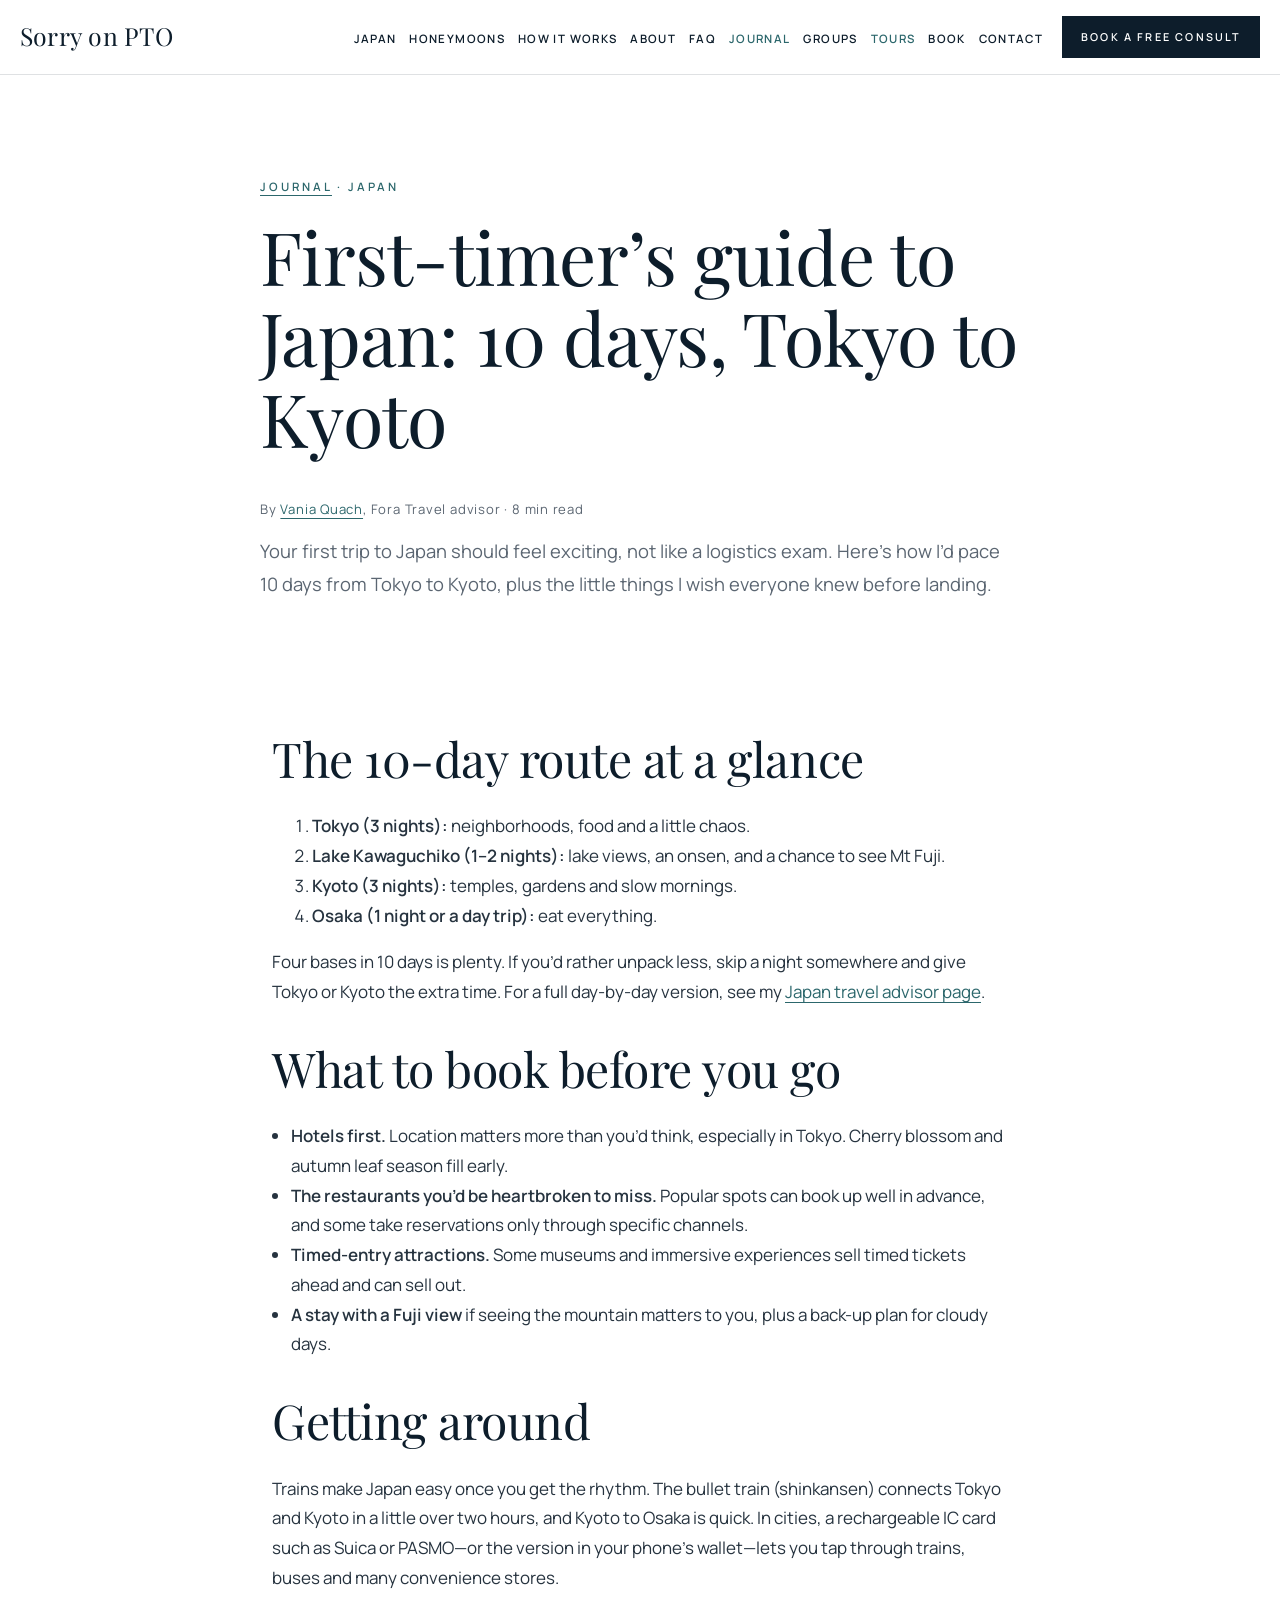
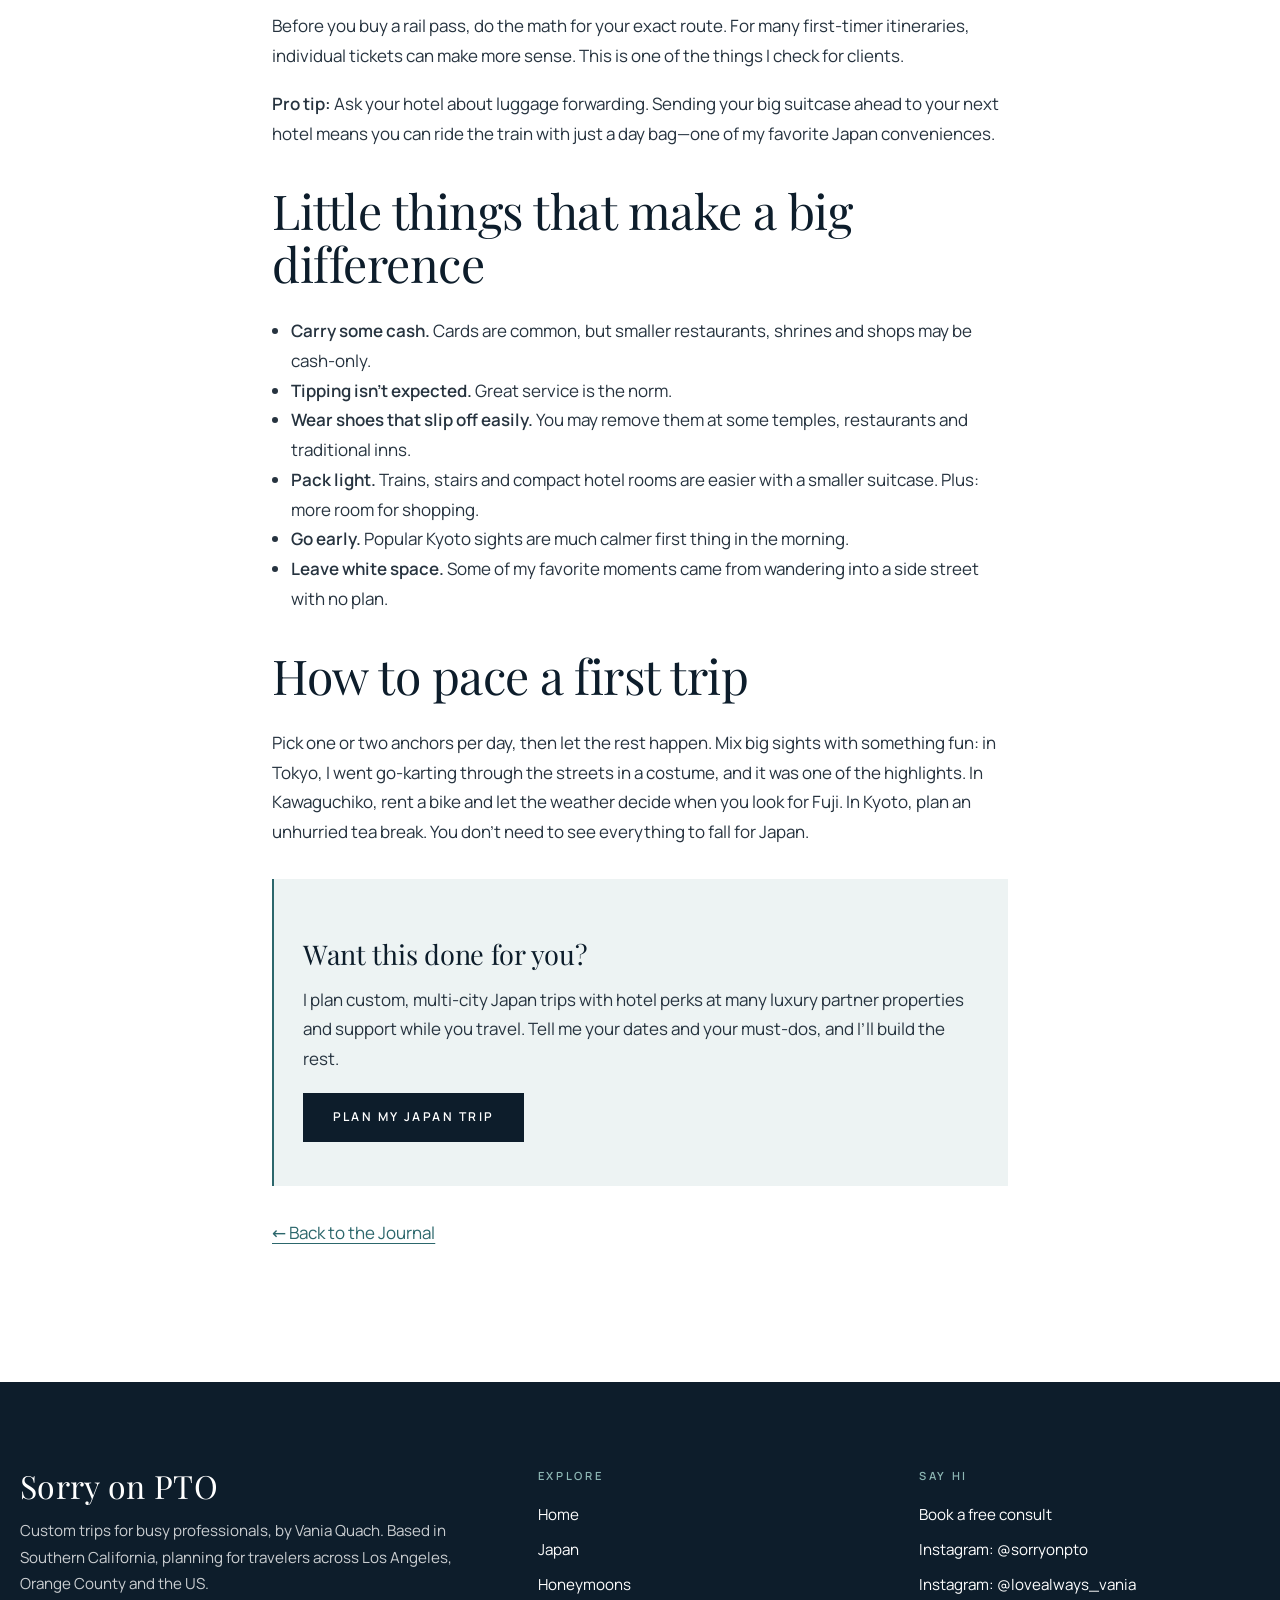
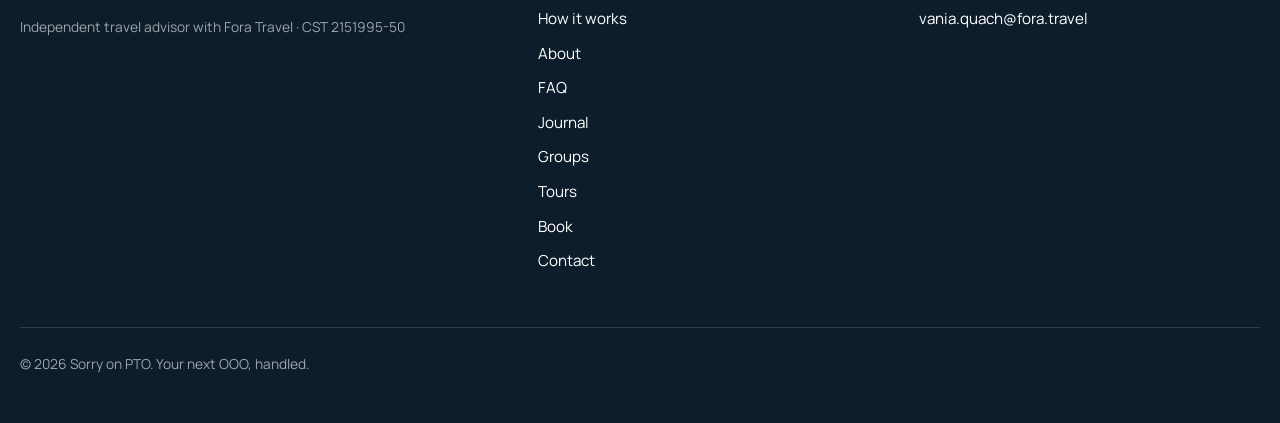
<file: blog/first-timers-guide-to-japan/index.html>
<!doctype html>
<html lang="en">
<head>
<meta charset="utf-8">
<meta name="viewport" content="width=device-width, initial-scale=1">
<title>First-Timer’s Guide to Japan: 10 Days, Tokyo to Kyoto | Sorry on PTO</title>
<meta name="description" content="A 10-day first trip to Japan from Tokyo to Kyoto: route, what to book ahead, getting around and pacing tips from Japan travel advisor Vania Quach.">
<link rel="canonical" href="https://sorryonpto.com/blog/first-timers-guide-to-japan/">
<meta name="theme-color" content="#0D1D2B">
<meta property="og:type" content="article">
<meta property="og:site_name" content="Sorry on PTO">
<meta property="og:title" content="First-Timer’s Guide to Japan: 10 Days, Tokyo to Kyoto | Sorry on PTO">
<meta property="og:description" content="A 10-day first trip to Japan from Tokyo to Kyoto: route, what to book ahead, getting around and pacing tips from Japan travel advisor Vania Quach.">
<meta property="og:url" content="https://sorryonpto.com/blog/first-timers-guide-to-japan/">
<meta property="og:image" content="https://sorryonpto.com/og.jpg">
<meta property="og:image:width" content="1200">
<meta property="og:image:height" content="630">
<meta name="twitter:card" content="summary_large_image">
<meta name="twitter:title" content="First-Timer’s Guide to Japan: 10 Days, Tokyo to Kyoto | Sorry on PTO">
<meta name="twitter:description" content="A 10-day first trip to Japan from Tokyo to Kyoto: route, what to book ahead, getting around and pacing tips from Japan travel advisor Vania Quach.">
<meta name="twitter:image" content="https://sorryonpto.com/og.jpg">
<link rel="icon" href="../../favicon.svg" type="image/svg+xml">
<link rel="preload" href="../../fonts/PlayfairDisplay-normal.woff2" as="font" type="font/woff2" crossorigin>
<link rel="stylesheet" href="../../styles.css">
<script type="application/ld+json">{"@context": "https://schema.org", "@type": "BlogPosting", "headline": "First-timer’s guide to Japan: 10 days, Tokyo to Kyoto", "description": "How to pace a first 10-day trip to Japan from Tokyo to Kyoto, what to book ahead and how to get around.", "author": {"@id": "https://sorryonpto.com/about/#vania", "@type": "Person", "name": "Vania Quach"}, "publisher": {"@id": "https://sorryonpto.com/#business", "@type": "TravelAgency", "name": "Sorry on PTO"}, "datePublished": "2026-10-27", "dateModified": "2026-10-27", "image": "https://sorryonpto.com/img/mt-fuji-bike-kawaguchiko-800.webp", "mainEntityOfPage": "https://sorryonpto.com/blog/first-timers-guide-to-japan/"}</script>
<script type="application/ld+json">{"@context": "https://schema.org", "@type": "BreadcrumbList", "itemListElement": [{"@type": "ListItem", "position": 1, "name": "Home", "item": "https://sorryonpto.com/"}, {"@type": "ListItem", "position": 2, "name": "Journal", "item": "https://sorryonpto.com/blog/"}, {"@type": "ListItem", "position": 3, "name": "First-timer’s guide to Japan", "item": "https://sorryonpto.com/blog/first-timers-guide-to-japan/"}]}</script>
</head>
<body>
<a class="skip" href="#main">Skip to content</a>
<header class="site-header">
  <div class="wrap header-in">
    <a class="brand" href="../../">Sorry on PTO</a>
    <nav aria-label="Main" class="nav-desktop"><ul><li><a href="../../japan-travel-advisor/">Japan</a></li><li><a href="../../honeymoons-couples-trips/">Honeymoons</a></li><li><a href="../../how-it-works/">How it works</a></li><li><a href="../../about/">About</a></li><li><a href="../../faq/">FAQ</a></li><li><a href="../../blog/" aria-current="page">Journal</a></li><li><a href="../../groups/">Groups</a></li><li><a class="nav-tours" href="../../tours/">Tours</a></li><li><a href="../../book/">Book</a></li><li><a href="../../contact/">Contact</a></li></ul></nav>
    <a class="btn btn-small header-cta" href="../../book/">Book a free consult</a>
    <details class="nav-mobile">
      <summary aria-label="Menu"><span></span><span></span><span></span></summary>
      <nav aria-label="Mobile"><ul><li><a href="../../japan-travel-advisor/">Japan</a></li><li><a href="../../honeymoons-couples-trips/">Honeymoons</a></li><li><a href="../../how-it-works/">How it works</a></li><li><a href="../../about/">About</a></li><li><a href="../../faq/">FAQ</a></li><li><a href="../../blog/" aria-current="page">Journal</a></li><li><a href="../../groups/">Groups</a></li><li><a class="nav-tours" href="../../tours/">Tours</a></li><li><a href="../../book/">Book</a></li><li><a href="../../contact/">Contact</a></li><li><a class="btn" href="../../book/">Book a free consult</a></li></ul></nav>
    </details>
  </div>
</header>
<main id="main">
<article>
<section class="page-hero"><div class="narrow"><p class="eyebrow"><a href="../">Journal</a> · Japan</p><h1>First-timer’s guide to Japan: 10 days, Tokyo to Kyoto</h1><p class="post-meta">By <a href="../../about/">Vania Quach</a>, Fora Travel advisor · 8 min read</p><p class="lede">Your first trip to Japan should feel exciting, not like a logistics exam. Here’s how I’d pace 10 days from Tokyo to Kyoto, plus the little things I wish everyone knew before landing.</p></div></section>
<section style="padding-top:0"><div class="narrow prose">
<h2>The 10-day route at a glance</h2>
<ol><li><strong>Tokyo (3 nights):</strong> neighborhoods, food and a little chaos.</li><li><strong>Lake Kawaguchiko (1–2 nights):</strong> lake views, an onsen, and a chance to see Mt Fuji.</li><li><strong>Kyoto (3 nights):</strong> temples, gardens and slow mornings.</li><li><strong>Osaka (1 night or a day trip):</strong> eat everything.</li></ol>
<p>Four bases in 10 days is plenty. If you’d rather unpack less, skip a night somewhere and give Tokyo or Kyoto the extra time. For a full day-by-day version, see my <a href="../../japan-travel-advisor/">Japan travel advisor page</a>.</p>
<h2>What to book before you go</h2>
<ul><li><strong>Hotels first.</strong> Location matters more than you’d think, especially in Tokyo. Cherry blossom and autumn leaf season fill early.</li><li><strong>The restaurants you’d be heartbroken to miss.</strong> Popular spots can book up well in advance, and some take reservations only through specific channels.</li><li><strong>Timed-entry attractions.</strong> Some museums and immersive experiences sell timed tickets ahead and can sell out.</li><li><strong>A stay with a Fuji view</strong> if seeing the mountain matters to you, plus a back-up plan for cloudy days.</li></ul>
<h2>Getting around</h2>
<p>Trains make Japan easy once you get the rhythm. The bullet train (shinkansen) connects Tokyo and Kyoto in a little over two hours, and Kyoto to Osaka is quick. In cities, a rechargeable IC card such as Suica or PASMO—or the version in your phone’s wallet—lets you tap through trains, buses and many convenience stores.</p>
<p>Before you buy a rail pass, do the math for your exact route. For many first-timer itineraries, individual tickets can make more sense. This is one of the things I check for clients.</p>
<p><strong>Pro tip:</strong> Ask your hotel about luggage forwarding. Sending your big suitcase ahead to your next hotel means you can ride the train with just a day bag—one of my favorite Japan conveniences.</p>
<h2>Little things that make a big difference</h2>
<ul><li><strong>Carry some cash.</strong> Cards are common, but smaller restaurants, shrines and shops may be cash-only.</li><li><strong>Tipping isn’t expected.</strong> Great service is the norm.</li><li><strong>Wear shoes that slip off easily.</strong> You may remove them at some temples, restaurants and traditional inns.</li><li><strong>Pack light.</strong> Trains, stairs and compact hotel rooms are easier with a smaller suitcase. Plus: more room for shopping.</li><li><strong>Go early.</strong> Popular Kyoto sights are much calmer first thing in the morning.</li><li><strong>Leave white space.</strong> Some of my favorite moments came from wandering into a side street with no plan.</li></ul>
<h2>How to pace a first trip</h2>
<p>Pick one or two anchors per day, then let the rest happen. Mix big sights with something fun: in Tokyo, I went go-karting through the streets in a costume, and it was one of the highlights. In Kawaguchiko, rent a bike and let the weather decide when you look for Fuji. In Kyoto, plan an unhurried tea break. You don’t need to see everything to fall for Japan.</p>
<div class="callout"><h2 style="font-size:1.7rem">Want this done for you?</h2><p>I plan custom, multi-city Japan trips with hotel perks at many luxury partner properties and support while you travel. Tell me your dates and your must-dos, and I’ll build the rest.</p><p><a class="btn" href="../../book/">Plan my Japan trip</a></p></div>
<p><a href="../">← Back to the Journal</a></p>
</div></section></article>
</main>
<footer class="site-footer">
  <div class="wrap footer-grid">
    <div>
      <p class="brand brand-foot">Sorry on PTO</p>
      <p>Custom trips for busy professionals, by Vania Quach. Based in Southern California, planning for travelers across Los Angeles, Orange County and the US.</p>
      <p class="small">Independent travel advisor with Fora Travel · CST 2151995-50</p>
    </div>
    <div>
      <h2 class="foot-h">Explore</h2>
      <ul class="foot-links"><li><a href="../../">Home</a></li><li><a href="../../japan-travel-advisor/">Japan</a></li><li><a href="../../honeymoons-couples-trips/">Honeymoons</a></li><li><a href="../../how-it-works/">How it works</a></li><li><a href="../../about/">About</a></li><li><a href="../../faq/">FAQ</a></li><li><a href="../../blog/" aria-current="page">Journal</a></li><li><a href="../../groups/">Groups</a></li><li><a class="nav-tours" href="../../tours/">Tours</a></li><li><a href="../../book/">Book</a></li><li><a href="../../contact/">Contact</a></li></ul>
    </div>
    <div>
      <h2 class="foot-h">Say hi</h2>
      <ul class="foot-links">
        <li><a href="../../book/">Book a free consult</a></li>
        <li><a href="https://www.instagram.com/sorryonpto/">Instagram: @sorryonpto</a></li>
        <li><a href="https://www.instagram.com/lovealways_vania/">Instagram: @lovealways_vania</a></li>
        <li><a href="mailto:vania.quach@fora.travel">vania.quach@fora.travel</a></li>
      </ul>
    </div>
  </div>
  <p class="wrap small copy">© 2026 Sorry on PTO. Your next OOO, handled.</p>
</footer>
</body>
</html>
</file>
<file: styles.css>
@font-face{font-family:'Manrope';font-style:normal;font-weight:400 600;font-display:swap;src:url(fonts/Manrope-normal.woff2) format('woff2');unicode-range:U+0000-00FF, U+0131, U+0152-0153, U+02BB-02BC, U+02C6, U+02DA, U+02DC, U+0304, U+0308, U+0329, U+2000-206F, U+20AC, U+2122, U+2191, U+2193, U+2212, U+2215, U+FEFF, U+FFFD}
@font-face{font-family:'Playfair Display';font-style:italic;font-weight:400 600;font-display:swap;src:url(fonts/PlayfairDisplay-italic.woff2) format('woff2');unicode-range:U+0000-00FF, U+0131, U+0152-0153, U+02BB-02BC, U+02C6, U+02DA, U+02DC, U+0304, U+0308, U+0329, U+2000-206F, U+20AC, U+2122, U+2191, U+2193, U+2212, U+2215, U+FEFF, U+FFFD}
@font-face{font-family:'Playfair Display';font-style:normal;font-weight:400 600;font-display:swap;src:url(fonts/PlayfairDisplay-normal.woff2) format('woff2');unicode-range:U+0000-00FF, U+0131, U+0152-0153, U+02BB-02BC, U+02C6, U+02DA, U+02DC, U+0304, U+0308, U+0329, U+2000-206F, U+20AC, U+2122, U+2191, U+2193, U+2212, U+2215, U+FEFF, U+FFFD}
:root{--white:#fff;--warm:#F7F6F3;--mist:#EDF3F3;--ink:#0D1D2B;--ink2:#1A2F42;--text:#26333F;--muted:#5B6672;--sea:#8DB7B4;--sea-d:#2C676C;--line:rgba(13,29,43,.13);--serif:'Playfair Display',Georgia,'Times New Roman',serif;--sans:'Manrope',system-ui,-apple-system,'Segoe UI',Helvetica,Arial,sans-serif}
*,*::before,*::after{box-sizing:border-box}
html{-webkit-text-size-adjust:100%;scroll-behavior:smooth}
body{margin:0;background:var(--white);color:var(--text);font-family:var(--sans);font-size:1.0625rem;line-height:1.75;overflow-x:hidden;-webkit-font-smoothing:antialiased}
img{max-width:100%;height:auto;display:block}
a{color:var(--sea-d);text-underline-offset:4px;text-decoration-thickness:1px}
a:hover{color:var(--ink)}
:focus-visible{outline:2px solid var(--sea-d);outline-offset:3px}
h1,h2,h3{font-family:var(--serif);font-weight:400;line-height:1.1;color:var(--ink);margin:0 0 .55em;letter-spacing:-.01em}
h1{font-size:clamp(2.5rem,6.4vw,4.6rem)}
h2{font-size:clamp(1.9rem,4.4vw,3rem)}
h3{font-family:var(--sans);font-weight:600;font-size:1.06rem;letter-spacing:.01em;line-height:1.35}
p{margin:0 0 1.1em}
ul{padding-left:1.2rem}
.wrap{width:min(1240px,100% - 2.5rem);margin-inline:auto}
.narrow{width:min(760px,100% - 2.5rem);margin-inline:auto}
.skip{position:absolute;left:-999px;top:0;background:var(--ink);color:#fff;padding:.6rem 1rem;z-index:99}
.skip:focus{left:1rem;top:1rem}
.eyebrow{font-family:var(--sans);text-transform:uppercase;letter-spacing:.26em;font-size:.72rem;font-weight:600;color:var(--sea-d);margin:0 0 1.1rem}
.lede{font-size:1.15rem;color:var(--muted)}
.small{font-size:.86rem;color:var(--muted)}
.center{text-align:center}
section{padding:clamp(4.5rem,9vw,8rem) 0}
.bg-sand{background:var(--warm)}
.bg-sage{background:var(--mist)}
.bg-green,.bg-navy{background:var(--ink);color:rgba(255,255,255,.86)}
.bg-green h2,.bg-green h3,.bg-navy h2,.bg-navy h3{color:#fff}
.bg-green .eyebrow,.bg-navy .eyebrow{color:var(--sea)}
.bg-green a:not(.btn),.bg-navy a:not(.btn){color:#fff}
/* buttons */
.btn{display:inline-flex;align-items:center;justify-content:center;gap:.5rem;min-height:3.1rem;padding:.85rem 1.8rem;background:var(--ink);color:#fff;border:1px solid var(--ink);border-radius:0;font-family:var(--sans);font-weight:600;font-size:.76rem;letter-spacing:.2em;text-transform:uppercase;text-decoration:none;transition:background .25s,color .25s,border-color .25s;text-align:center;line-height:1.3}
.btn:hover{background:var(--sea-d);border-color:var(--sea-d);color:#fff}
.btn-ghost{background:transparent;color:var(--ink)}
.btn-ghost:hover{background:var(--ink);color:#fff;border-color:var(--ink)}
.bg-green .btn,.bg-navy .btn,.on-photo .btn{background:#fff;color:var(--ink);border-color:#fff}
.bg-green .btn:hover,.bg-navy .btn:hover,.on-photo .btn:hover{background:var(--sea);border-color:var(--sea);color:var(--ink)}
.bg-green .btn-ghost,.bg-navy .btn-ghost,.on-photo .btn-ghost{background:transparent;color:#fff;border-color:rgba(255,255,255,.75)}
.bg-green .btn-ghost:hover,.bg-navy .btn-ghost:hover,.on-photo .btn-ghost:hover{background:#fff;color:var(--ink)}
.btn-small{min-height:2.6rem;padding:.55rem 1.1rem;font-size:.68rem}
.btn-big{min-height:3.6rem;padding:1rem 2.4rem;font-size:.82rem}
.btn-row{display:flex;flex-wrap:wrap;gap:.8rem;margin-top:1.8rem}
.center .btn-row{justify-content:center}
.link-arrow{font-size:.76rem;font-weight:600;letter-spacing:.2em;text-transform:uppercase;text-decoration:none;color:inherit;border-bottom:1px solid currentColor;padding-bottom:.2rem}
/* header */
.site-header{position:sticky;top:0;z-index:30;background:rgba(255,255,255,.97);border-bottom:1px solid var(--line);color:var(--ink)}
.header-in{display:flex;align-items:center;gap:1.2rem;min-height:4.6rem}
.brand{font-family:var(--serif);font-size:1.55rem;color:inherit;text-decoration:none;letter-spacing:.01em;white-space:nowrap;margin-right:auto;line-height:1}
.nav-desktop ul{display:flex;gap:1.35rem;list-style:none;margin:0;padding:0}
.nav-desktop a{color:inherit;text-decoration:none;font-size:.72rem;font-weight:600;letter-spacing:.17em;text-transform:uppercase}
.nav-desktop a:hover,.nav-desktop a[aria-current]{color:var(--sea-d)}
.nav-mobile{display:none;position:relative}
.nav-mobile summary{list-style:none;cursor:pointer;width:44px;height:44px;display:flex;flex-direction:column;justify-content:center;gap:6px;padding:0 9px}
.nav-mobile summary::-webkit-details-marker{display:none}
.nav-mobile summary span{display:block;height:1.5px;background:currentColor}
.nav-mobile nav{position:absolute;right:0;top:calc(100% + .6rem);background:#fff;color:var(--ink);border:1px solid var(--line);box-shadow:0 18px 40px rgba(13,29,43,.16);width:min(300px,86vw);padding:1rem 1.2rem}
.nav-mobile ul{list-style:none;margin:0;padding:0}
.nav-mobile li a:not(.btn){display:block;padding:.62rem 0;color:var(--ink);text-decoration:none;border-bottom:1px solid var(--line);font-size:.78rem;font-weight:600;letter-spacing:.16em;text-transform:uppercase}
.nav-mobile .btn{width:100%;margin-top:1rem}
@media (max-width:1180px){.nav-desktop{display:none}.nav-mobile{display:block}}
@media (max-width:520px){.header-cta{display:none}.brand{font-size:1.4rem}}
/* home hero */
.home .site-header{position:absolute;left:0;right:0;background:transparent;border-bottom:1px solid rgba(255,255,255,.22);color:#fff}
.home .site-header .header-cta{background:transparent;color:#fff;border-color:rgba(255,255,255,.8)}
.home .site-header .header-cta:hover{background:#fff;color:var(--ink)}
.hero{position:relative;min-height:100vh;min-height:100svh;display:flex;align-items:flex-end;padding:0;color:#fff;background:var(--ink);overflow:hidden;isolation:isolate}
.hero-slides{position:absolute;inset:0;margin:0;z-index:-2}
.slide{position:absolute;inset:0;margin:0;opacity:0;animation:slidefade 28s linear infinite}
.slide picture,.slide img{width:100%;height:100%}
.slide img{object-fit:cover;animation:slidezoom 28s linear infinite}
.slide:nth-child(1){animation-delay:-1.1s}.slide:nth-child(1) img{animation-delay:-1.1s}
.slide:nth-child(2){animation-delay:5.9s}.slide:nth-child(2) img{animation-delay:5.9s}
.slide:nth-child(3){animation-delay:12.9s}.slide:nth-child(3) img{animation-delay:12.9s}
.slide:nth-child(4){animation-delay:19.9s}.slide:nth-child(4) img{animation-delay:19.9s}
.slide figcaption{position:absolute;right:clamp(1.25rem,4vw,3rem);bottom:clamp(1.4rem,4vw,2.6rem);font-size:.68rem;font-weight:600;letter-spacing:.24em;text-transform:uppercase;color:rgba(255,255,255,.85)}
@keyframes slidefade{0%{opacity:0}4%{opacity:1}25%{opacity:1}29%{opacity:0}100%{opacity:0}}
@keyframes slidezoom{0%{transform:scale(1.0)}29%{transform:scale(1.07)}100%{transform:scale(1.07)}}
.hero::after{content:"";position:absolute;inset:0;z-index:-1;background:linear-gradient(180deg,rgba(6,16,26,.55) 0%,rgba(6,16,26,.12) 30%,rgba(6,16,26,.18) 55%,rgba(6,16,26,.72) 100%)}
.hero-copy{padding:9rem 0 clamp(4.5rem,9vh,6.5rem)}
.hero-copy .eyebrow{color:#fff;opacity:.9}
.hero h1{color:#fff;max-width:15ch;font-size:clamp(2.6rem,6.2vw,5.4rem);line-height:1.04;text-shadow:0 2px 30px rgba(0,0,0,.25)}
.hero .tag{font-family:var(--serif);font-style:italic;font-size:clamp(1.25rem,2.4vw,1.6rem);margin:0;color:#fff}
@media (prefers-reduced-motion:reduce){.slide,.slide img{animation:none}.slide:nth-child(1){opacity:1}}
@media (max-width:700px){.hero{min-height:92svh}.hero-copy{padding-bottom:5.2rem}.slide figcaption{left:1.25rem;right:auto;bottom:1.6rem}}
/* intro */
.intro p.statement{font-family:var(--serif);font-size:clamp(1.6rem,3.4vw,2.35rem);line-height:1.3;color:var(--ink);margin-bottom:1.2rem}
.dest-list{display:flex;flex-wrap:wrap;justify-content:center;gap:.4rem 1.6rem;list-style:none;padding:0;margin:2.2rem 0 0}
.dest-list a{font-size:.74rem;font-weight:600;letter-spacing:.2em;text-transform:uppercase;text-decoration:none;color:var(--ink)}
.dest-list a:hover{color:var(--sea-d)}
/* split */
.split{display:grid;gap:clamp(2.5rem,6vw,6rem);align-items:center}
@media (min-width:861px){.split{grid-template-columns:1fr 1fr}.split.rev>:first-child{order:2}}
.split figure,.split>div>img{margin:0}
.split img{width:100%;object-fit:cover}
.feature img{aspect-ratio:4/5;object-fit:cover;width:100%}
figure{margin:0}
figcaption{font-size:.82rem;color:var(--muted);margin-top:.8rem;letter-spacing:.02em}
.round img{border-radius:0}
/* full-bleed bands */
.band{position:relative;padding:0;min-height:min(78vh,760px);display:flex;align-items:flex-end;color:#fff;overflow:hidden;isolation:isolate}
.band>img{position:absolute;inset:0;width:100%;height:100%;object-fit:cover;z-index:-2}
.band::after{content:"";position:absolute;inset:0;z-index:-1;background:linear-gradient(180deg,rgba(6,16,26,0) 40%,rgba(6,16,26,.7) 100%)}
.band-cap{padding:clamp(3rem,7vw,5rem) 0}
.band-cap h2{color:#fff;max-width:20ch;margin-bottom:1.1rem}
.band-cap .eyebrow{color:#fff;opacity:.9}
.band-cap .link-arrow{color:#fff}
@media (max-width:700px){.band{min-height:72svh}}
.photo-band{padding:0}
.photo-band img{width:100%;height:min(80vh,780px);object-fit:cover}
/* steps & cards (borderless) */
.grid{display:grid;gap:clamp(1.8rem,4vw,3.2rem)}
@media (min-width:701px){.grid-2{grid-template-columns:1fr 1fr}.grid-3{grid-template-columns:repeat(3,1fr)}}
.card{background:none;border:0;border-top:1px solid var(--line);padding:1.6rem 0 0;border-radius:0;box-shadow:none}
.bg-green .card,.bg-navy .card{border-color:rgba(255,255,255,.2)}
.step-n{display:block;font-family:var(--serif);font-size:2.6rem;line-height:1;color:var(--sea-d);margin-bottom:1rem}
.photo-card{display:block;color:inherit;text-decoration:none;background:none;border:0;box-shadow:none}
.photo-card img{width:100%;aspect-ratio:4/5;object-fit:cover;transition:transform .8s ease}
.photo-card:hover img{transform:scale(1.02)}
.pc-body{padding:1.2rem 0 0}
.pc-body h3,.photo-card h2,.photo-card h3{font-family:var(--serif);font-weight:400;font-size:1.65rem;letter-spacing:-.005em}
.ticks{list-style:none;padding:0;margin:1.4rem 0}
.ticks li{position:relative;padding:.75rem 0 .75rem 1.9rem;border-top:1px solid var(--line)}
.ticks li::before{content:"";position:absolute;left:0;top:1.45rem;width:.9rem;height:1px;background:var(--sea-d)}
.callout{background:var(--mist);padding:1.6rem 1.8rem;border-left:2px solid var(--sea-d);margin:2rem 0}
/* quotes */
.quote{margin:0;padding:1.8rem 0 0;border-top:1px solid rgba(255,255,255,.22)}
.quote blockquote{margin:0}
.quote blockquote p{font-family:var(--serif);font-style:italic;font-size:1.22rem;line-height:1.55;color:inherit}
.quote cite{font-style:normal;font-size:.8rem;letter-spacing:.06em}
section:not(.bg-green):not(.bg-navy) .quote{border-color:var(--line)}
/* page heroes (inner pages) */
.page-hero{padding:clamp(3.5rem,8vw,6.5rem) 0 clamp(3rem,6vw,5rem)}
.page-hero h1{max-width:18ch}
.hero-media{margin:0}
.hero-media .hero-img img,.hero-img img{width:100%;aspect-ratio:4/5;object-fit:cover}
.page-hero .split figure{max-width:none!important}
.banner{width:100vw!important;max-width:none;margin:clamp(2.5rem,6vw,4rem) 0 0;position:relative;left:50%;transform:translateX(-50%)}
.banner img{width:100%;height:min(76vh,720px);object-fit:cover}
.tall img{aspect-ratio:4/5;object-fit:cover}
.prose h2{margin-top:2.2rem}
.prose{max-width:46rem}
.day{border-top:1px solid var(--line);padding:1.4rem 0}
.post-meta{font-size:.82rem;color:var(--muted);letter-spacing:.06em}
.steps{counter-reset:s;list-style:none;padding:0}
.faq details{border-top:1px solid var(--line);padding:1.1rem 0}
.faq details:last-child{border-bottom:1px solid var(--line)}
.faq summary{cursor:pointer;font-weight:600;color:var(--ink);list-style-position:outside}
.paths .card{border-top:2px solid var(--ink)}
.ready li{padding:.35rem 0}
.portrait-slot img{width:100%;aspect-ratio:4/3;object-fit:cover}
.text-card{display:block;padding:2.2rem;background:var(--warm);color:inherit;text-decoration:none}
.text-card:hover{background:var(--mist)}
/* closing CTA on photo */
.cta-photo{position:relative;color:#fff;isolation:isolate;overflow:hidden;padding:clamp(6rem,14vw,10rem) 0}
.cta-photo>img{position:absolute;inset:0;width:100%;height:100%;object-fit:cover;z-index:-2}
.cta-photo::after{content:"";position:absolute;inset:0;background:rgba(6,16,26,.55);z-index:-1}
.cta-photo h2{color:#fff}.cta-photo .eyebrow{color:#fff;opacity:.9}
/* footer */
.site-footer{background:var(--ink);color:rgba(255,255,255,.78);padding:clamp(3.5rem,7vw,5.5rem) 0 2rem;font-size:.95rem}
.site-footer a{color:#fff;text-decoration:none}
.site-footer a:hover{color:var(--sea)}
.footer-grid{display:grid;gap:2.5rem}
@media (min-width:801px){.footer-grid{grid-template-columns:1.4fr 1fr 1fr}}
.brand-foot{font-size:2rem;color:#fff;margin-bottom:1rem}
.foot-h{font-family:var(--sans);font-size:.7rem;font-weight:600;letter-spacing:.24em;text-transform:uppercase;color:var(--sea);margin-bottom:1rem}
.foot-links{list-style:none;padding:0;margin:0}
.foot-links li{padding:.25rem 0}
.site-footer .small{color:rgba(255,255,255,.6)}
.copy{border-top:1px solid rgba(255,255,255,.14);margin-top:3rem;padding-top:1.5rem}
@media (max-width:700px){section{padding:4rem 0}body{font-size:1.02rem}}

/* tours page + home tours banner (v5) */
.nav-tours{color:var(--sea-d)!important}
.home .site-header .nav-tours{color:#fff!important;border-bottom:1px solid var(--sea)}
@media (max-width:1320px) and (min-width:1181px){.nav-desktop ul{gap:1.05rem}.nav-desktop a{letter-spacing:.14em}}
.tours-hero{position:relative;min-height:min(92svh,860px);display:flex;align-items:flex-end;padding:0;color:#fff;background:var(--ink);overflow:hidden;isolation:isolate}
.tours-hero>img{position:absolute;inset:0;width:100%;height:100%;object-fit:cover;z-index:-2}
.tours-hero::after{content:"";position:absolute;inset:0;z-index:-1;background:linear-gradient(180deg,rgba(6,16,26,.35) 0%,rgba(6,16,26,.1) 35%,rgba(6,16,26,.78) 100%)}
.tours-hero-in{padding:7rem 0 clamp(4rem,9vh,6rem)}
.tours-hero h1{color:#fff;max-width:16ch;font-size:clamp(2.5rem,6vw,5rem);line-height:1.04;text-shadow:0 2px 30px rgba(0,0,0,.25)}
.tours-hero .eyebrow{color:#fff;opacity:.92}
.tours-hero .tag{font-family:var(--serif);font-style:italic;font-size:clamp(1.15rem,2.2vw,1.5rem);color:#fff;max-width:34ch;margin-bottom:1.4rem}
.photo-cap{position:absolute;right:clamp(1.25rem,4vw,3rem);bottom:clamp(1.2rem,3vw,2rem);margin:0;font-size:.66rem;font-weight:600;letter-spacing:.24em;text-transform:uppercase;color:rgba(255,255,255,.8)}
.promo-pill{display:inline-flex;align-items:center;gap:.7rem;margin:0;padding:.5rem 1rem .5rem .5rem;background:rgba(255,255,255,.14);border:1px solid rgba(255,255,255,.4);border-radius:999px;font-size:.82rem;font-weight:600;letter-spacing:.04em;color:#fff;backdrop-filter:blur(6px);-webkit-backdrop-filter:blur(6px)}
.promo-pill span{background:var(--sea);color:var(--ink);border-radius:999px;padding:.25rem .75rem;letter-spacing:.14em;font-size:.74rem}
.offer-grid{display:grid;gap:clamp(2.5rem,6vw,5rem);align-items:center}
@media (min-width:861px){.offer-grid{grid-template-columns:1.05fr .95fr}}
.mini-steps{list-style:none;padding:0;margin:1.8rem 0 0}
.mini-steps li{display:flex;gap:1.1rem;align-items:baseline;padding:.85rem 0;border-top:1px solid var(--line)}
.mini-steps li>span:first-child{font-family:var(--serif);font-size:1.5rem;color:var(--sea-d);line-height:1;min-width:2.2rem}
.promo-card{position:relative;background:var(--ink);color:rgba(255,255,255,.86);padding:clamp(2.2rem,5vw,3.4rem) clamp(1.6rem,4vw,3rem);text-align:center;box-shadow:0 30px 60px rgba(13,29,43,.22)}
.promo-card::before{content:"";position:absolute;inset:10px;border:1px dashed rgba(141,183,180,.55);pointer-events:none}
.promo-card .eyebrow{color:var(--sea)}
.promo-pct{font-family:var(--serif);font-size:clamp(3.4rem,9vw,5.6rem);line-height:1;color:#fff;margin:0 0 .3rem}
.promo-pct span{color:var(--sea)}
.promo-line{font-size:.8rem;font-weight:600;letter-spacing:.22em;text-transform:uppercase;color:#fff;margin-bottom:1.6rem}
.promo-code{display:flex;align-items:center;justify-content:center;flex-wrap:wrap;gap:.6rem;margin:0 auto 1rem;padding:.9rem 1rem;background:rgba(255,255,255,.07);border:1px solid rgba(255,255,255,.2);max-width:22rem}
.promo-label{font-size:.7rem;font-weight:600;letter-spacing:.2em;text-transform:uppercase;color:var(--sea)}
.promo-code strong{font-family:var(--sans);font-size:1.6rem;letter-spacing:.24em;color:#fff}
.copy-btn{font:600 .66rem var(--sans);letter-spacing:.18em;text-transform:uppercase;background:transparent;color:#fff;border:1px solid rgba(255,255,255,.6);padding:.45rem .8rem;cursor:pointer}
.copy-btn:hover{background:#fff;color:var(--ink)}
.promo-card .promo-date{color:rgba(255,255,255,.7);margin-bottom:1.6rem}
.promo-card .btn{background:var(--sea);border-color:var(--sea);color:var(--ink);width:100%;max-width:22rem}
.promo-card .btn:hover{background:#fff;border-color:#fff}
.tiles-head{margin-bottom:clamp(2rem,4vw,3rem)}
.tour-tiles{display:grid;gap:clamp(1rem,2vw,1.5rem)}
@media (min-width:701px){.tour-tiles{grid-template-columns:repeat(2,1fr)}}
@media (min-width:1101px){.tour-tiles{grid-template-columns:repeat(3,1fr)}}
.tour-tile{position:relative;display:block;overflow:hidden;color:#fff;text-decoration:none;aspect-ratio:4/3;background:var(--ink)}
.tour-tile img{position:absolute;inset:0;width:100%;height:100%;object-fit:cover;transition:transform .9s ease}
.tour-tile::after{content:"";position:absolute;inset:0;background:linear-gradient(180deg,rgba(6,16,26,0) 30%,rgba(6,16,26,.55) 62%,rgba(6,16,26,.88) 100%)}
.tt-title{text-shadow:0 1px 14px rgba(0,0,0,.35)}
.tour-tile:hover img{transform:scale(1.04)}
.tt-body{position:absolute;left:0;right:0;bottom:0;z-index:1;padding:1.4rem 1.5rem}
.tt-title{display:block;font-family:var(--serif);font-size:1.7rem;line-height:1.15;color:#fff}
.tt-sub{display:block;font-size:.9rem;color:rgba(255,255,255,.85);margin-top:.3rem}
.tour-tiles+.btn-row{margin-top:clamp(2.2rem,4vw,3rem)}
.ticks-light li{border-color:rgba(255,255,255,.2)}
.ticks-light li::before{background:var(--sea)}
.credits{margin-top:3rem;font-size:.74rem}
/* home banner */
.tours-banner{padding:0;background:var(--ink);color:rgba(255,255,255,.86)}
.tours-banner-in{display:grid;align-items:stretch}
@media (min-width:861px){.tours-banner-in{grid-template-columns:1.1fr 1fr}}
.tours-banner figure{position:relative;margin:0;min-height:320px}
.tours-banner figure img{position:absolute;inset:0;width:100%;height:100%;object-fit:cover}
.tours-banner figure figcaption{position:absolute;left:1rem;bottom:.7rem;margin:0;font-size:.6rem;color:rgba(255,255,255,.75)}
.tours-banner .tb-copy{padding:clamp(3rem,7vw,5.5rem) clamp(1.25rem,5vw,4.5rem)}
.tours-banner h2{color:#fff;max-width:15ch}
.tours-banner .eyebrow{color:var(--sea)}
.tours-banner .promo-pill{margin:.4rem 0 .2rem}
.tours-banner .btn{background:#fff;color:var(--ink);border-color:#fff}
.tours-banner .btn:hover{background:var(--sea);border-color:var(--sea)}
.tours-banner .btn-ghost{background:transparent;color:#fff;border-color:rgba(255,255,255,.75)}
.tours-banner .btn-ghost:hover{background:#fff;color:var(--ink)}
.is-expired{display:none!important}
.site-footer .nav-tours{color:#fff!important}
.site-footer .nav-tours:hover{color:var(--sea)!important}
.promo-viator{font-family:var(--serif);font-style:italic;font-size:clamp(1.6rem,4vw,2.2rem);line-height:1.1;color:var(--sea);margin:0 0 .5rem}
.tours-hero::after{background:linear-gradient(180deg,rgba(6,16,26,.3) 0%,rgba(6,16,26,.05) 30%,rgba(6,16,26,.5) 62%,rgba(6,16,26,.62) 100%)}
.tours-hero .tag,.tours-hero .eyebrow{text-shadow:0 1px 14px rgba(0,0,0,.45)}
.tb-promo-note{font-size:.88rem;color:rgba(255,255,255,.82);margin:.7rem 0 0}

/* desktop nav fit (v6): keep every nav label on one line */
.nav-desktop{flex-shrink:0}.nav-desktop a{white-space:nowrap}.header-cta{flex-shrink:0;white-space:nowrap}
.nav-desktop ul{gap:1.15rem}
@media (max-width:1220px){.nav-desktop{display:none}.nav-mobile{display:block}}
@media (max-width:1360px) and (min-width:1221px){.nav-desktop ul{gap:.8rem}.nav-desktop a{letter-spacing:.12em}}
</file>
